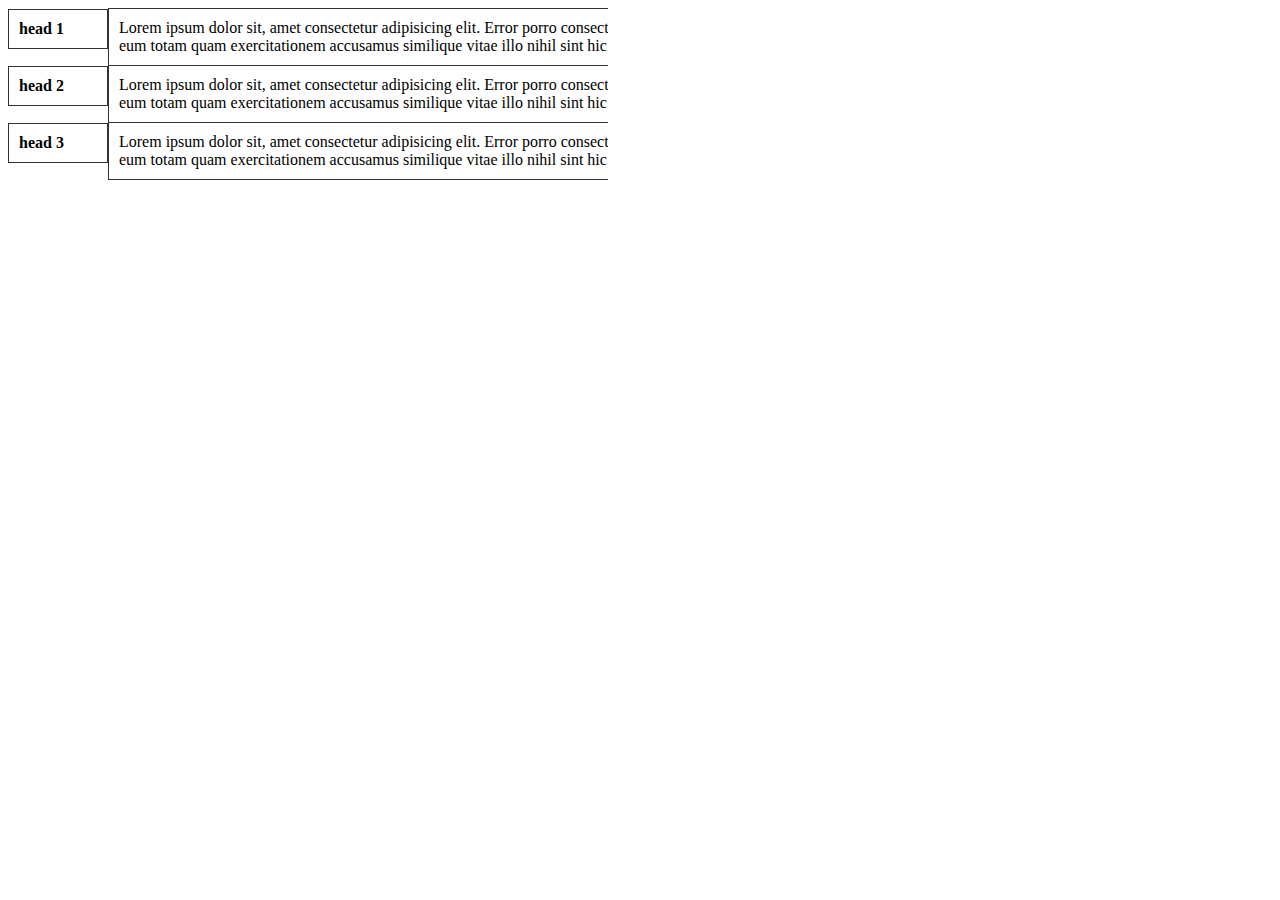
<file: WEBSITES/tables-test/index.html>
<!DOCTYPE html>
<html lang="en">

<head>
    <meta charset="UTF-8">
    <meta http-equiv="X-UA-Compatible" content="IE=edge">
    <meta name="viewport" content="width=device-width, initial-scale=1.0">
    <title>Document</title>

    <link rel="stylesheet" href="style.css">
</head>

<body>
    <div class="table">
        <div class="inner">
            <table>
                <tbody>
                    <tr>
                        <th>
                            head 1
                        </th>
                        <td>
                            Lorem ipsum dolor sit, amet consectetur adipisicing elit. Error porro consectetur impedit
                            qui,
                            earum
                            commodi quidem a libero debitis eum totam quam exercitationem accusamus similique vitae illo
                            nihil
                            sint hic.
                        </td>
                    </tr>

                    <tr>
                        <th>
                            head 2
                        </th>
                        <td>
                            Lorem ipsum dolor sit, amet consectetur adipisicing elit. Error porro consectetur impedit
                            qui,
                            earum
                            commodi quidem a libero debitis eum totam quam exercitationem accusamus similique vitae illo
                            nihil
                            sint hic.
                        </td>
                    </tr>

                    <tr>
                        <th>
                            head 3
                        </th>
                        <td>
                            Lorem ipsum dolor sit, amet consectetur adipisicing elit. Error porro consectetur impedit
                            qui,
                            earum
                            commodi quidem a libero debitis eum totam quam exercitationem accusamus similique vitae illo
                            nihil
                            sint hic.
                        </td>
                    </tr>
                </tbody>
            </table>
        </div>
    </div>

    <script src="https://code.jquery.com/jquery-3.6.0.min.js"
        integrity="sha256-/xUj+3OJU5yExlq6GSYGSHk7tPXikynS7ogEvDej/m4=" crossorigin="anonymous"></script>

    <script>
        (function () {
            $()
        });
    </script>
</body>

</html>
</file>
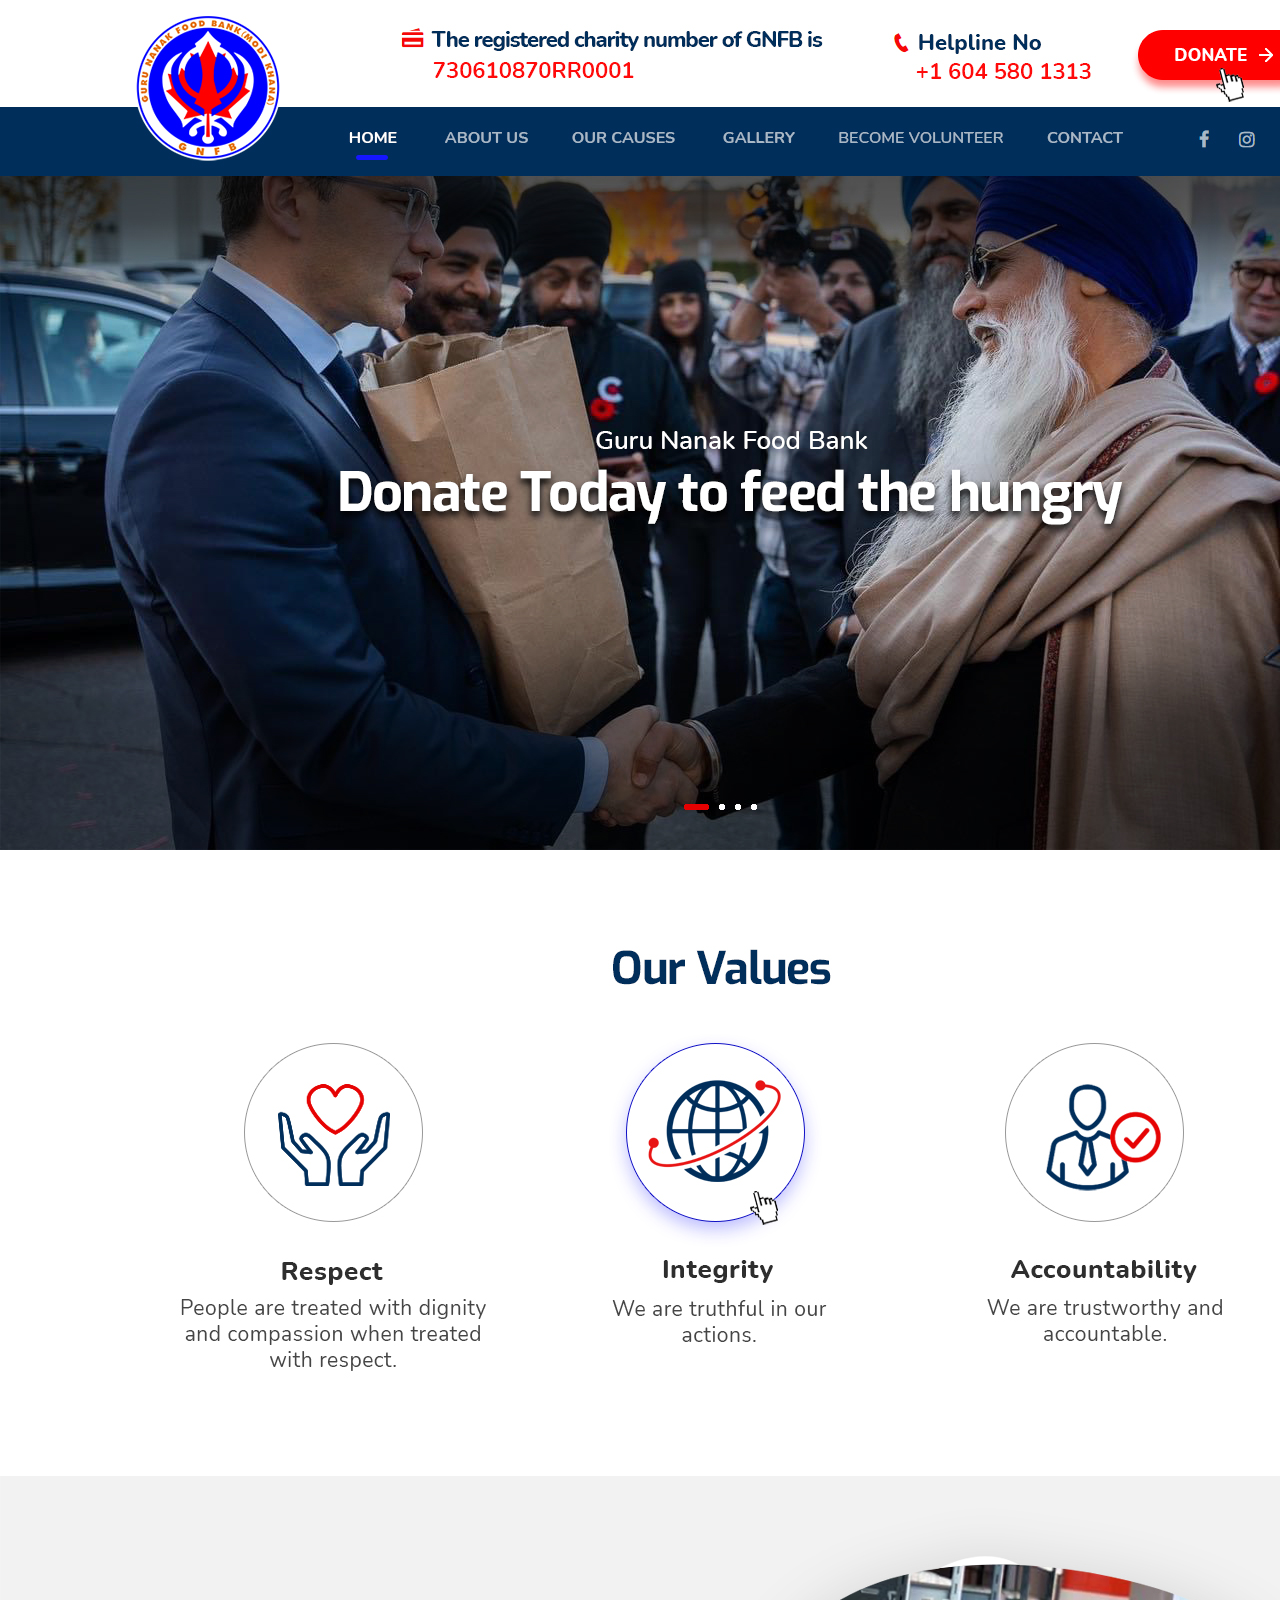
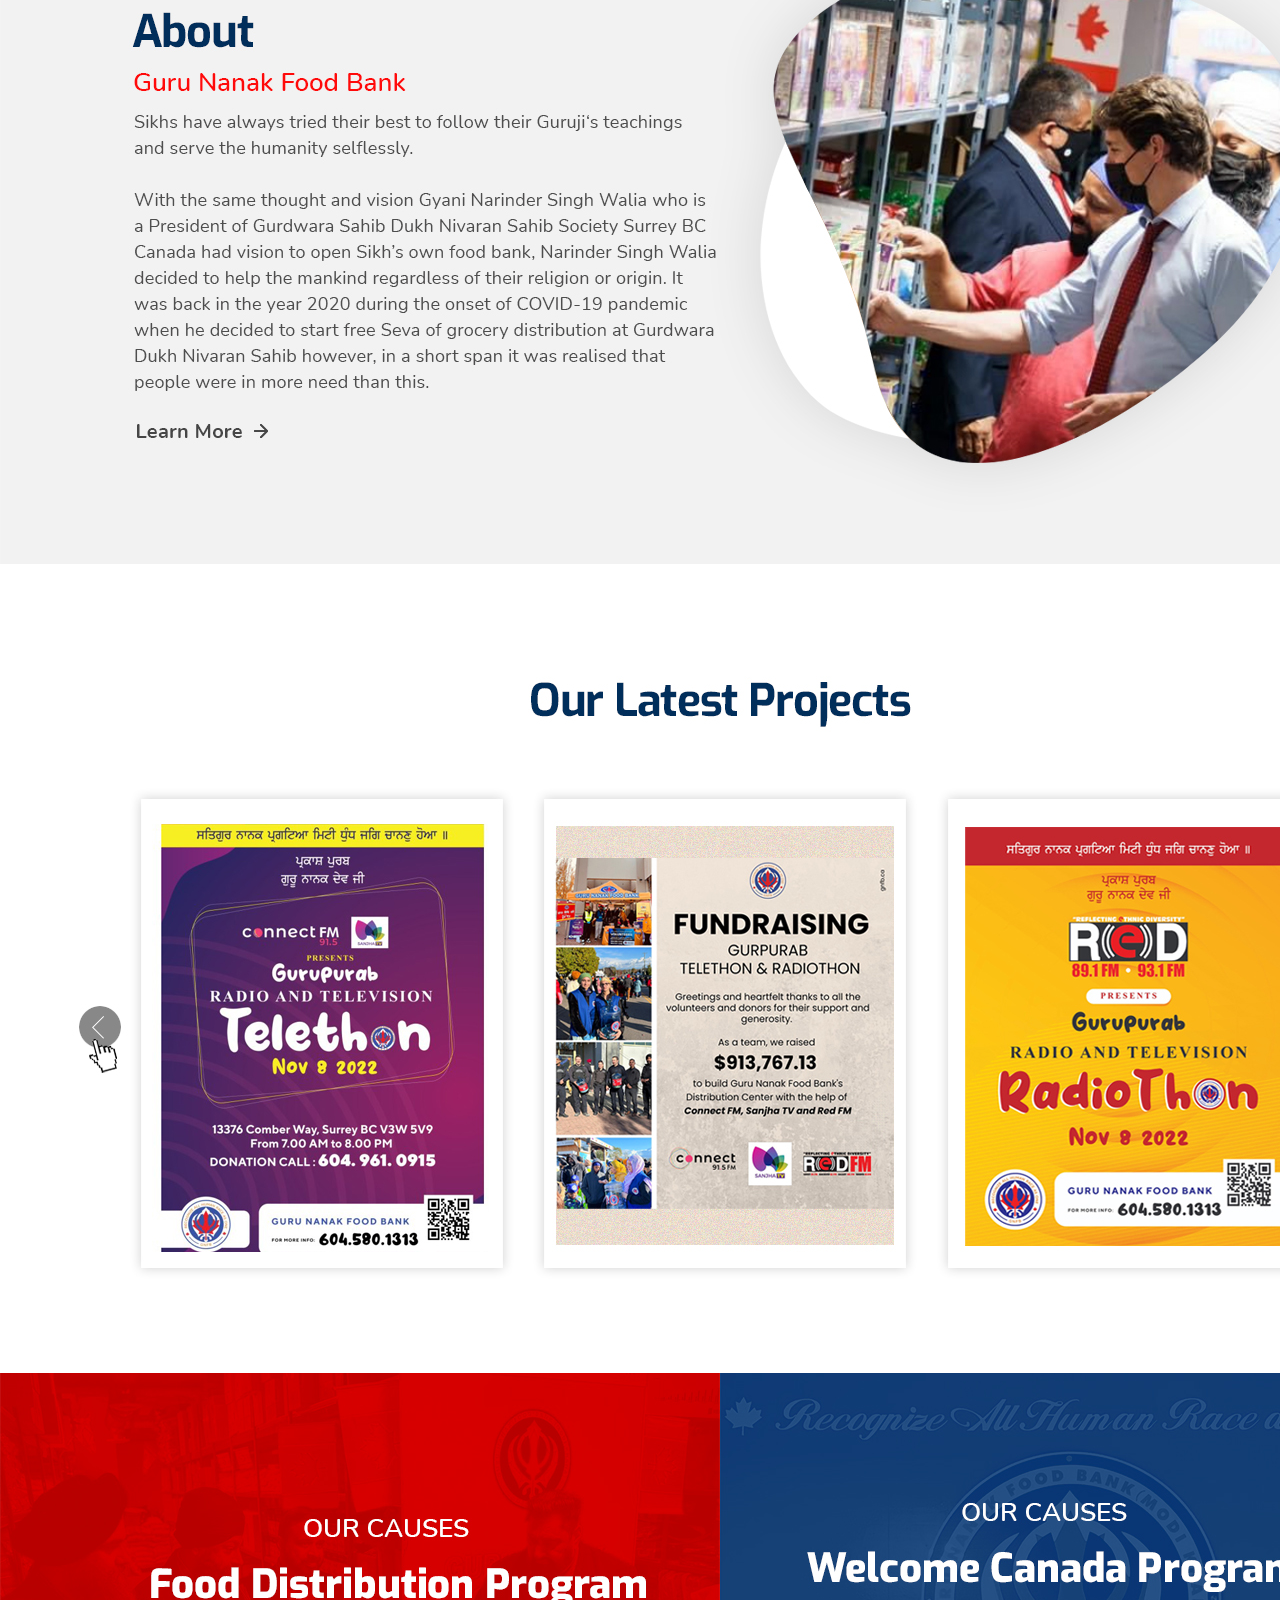
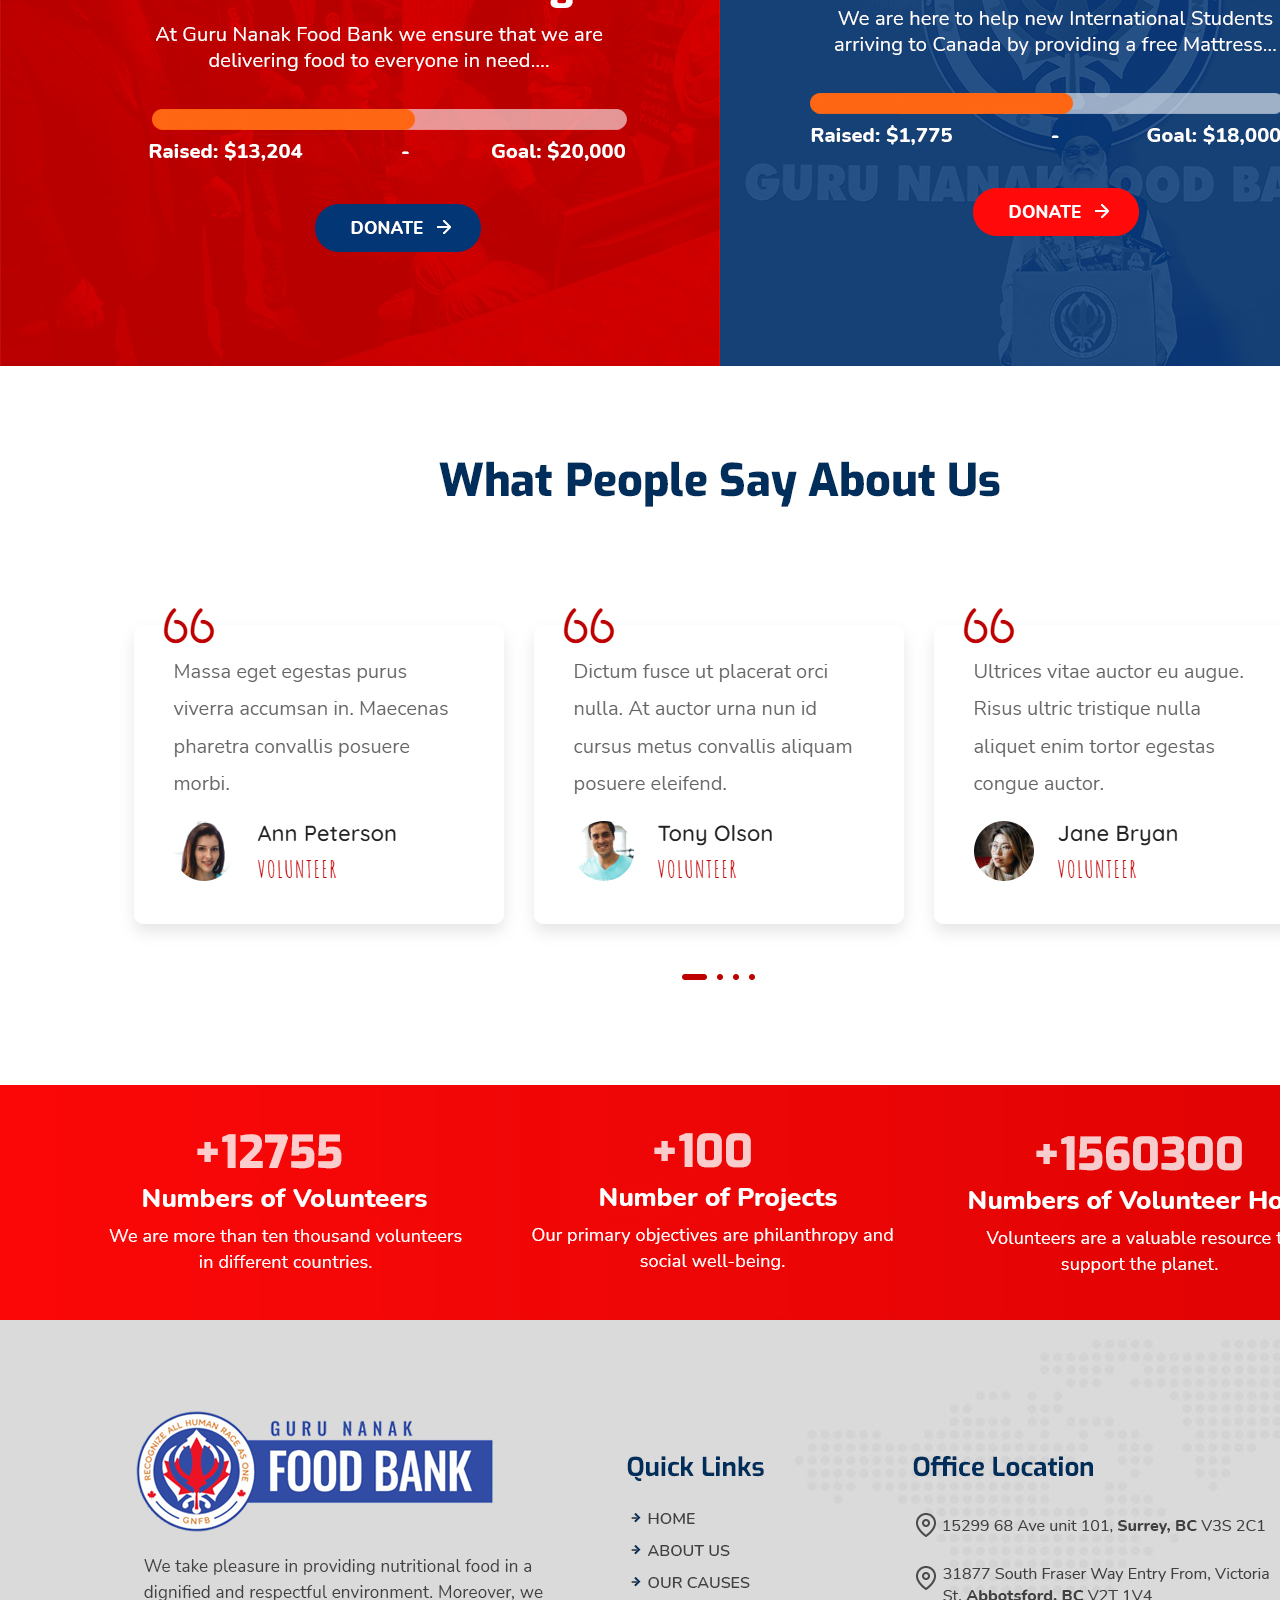
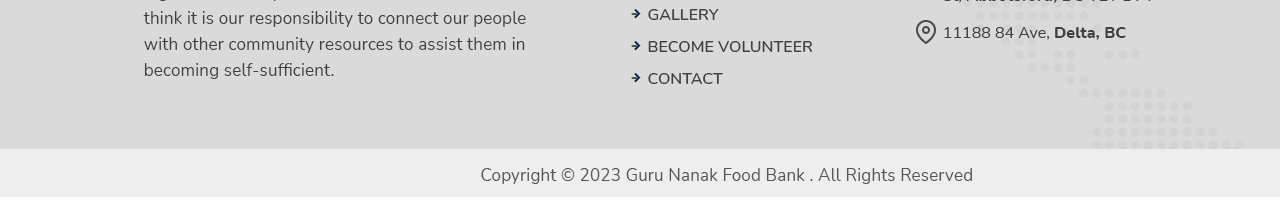
<file: WEBSITES/new-website/temp data/website/index.html>
<html>
<head>
<title>gnfb</title>
<meta http-equiv="Content-Type" content="text/html; charset=utf-8">
</head>
<body bgcolor="#FFFFFF" leftmargin="0" topmargin="0" marginwidth="0" marginheight="0" >
<!-- Save for Web Slices (gnfb.psd) -->
<table id="Table_01" width="1440" height="5000" border="0" cellpadding="0" cellspacing="0" style="
	margin-left: auto;
	margin-right: auto;
  ">
	<tr>
		<td>
			<img src="images/index_01.jpg" width="1440" height="175" alt=""></td>
	</tr>
	<tr>
		<td>
			<img src="images/index_02.jpg" width="1440" height="675" alt=""></td>
	</tr>
	<tr>
		<td>
			<img src="images/index_03.jpg" width="1440" height="626" alt=""></td>
	</tr>
	<tr>
		<td>
			<img src="images/index_04.jpg" width="1440" height="688" alt=""></td>
	</tr>
	<tr>
		<td>
			<img src="images/index_05.jpg" width="1440" height="809" alt=""></td>
	</tr>
	<tr>
		<td>
			<img src="images/index_06.jpg" width="1440" height="593" alt=""></td>
	</tr>
	<tr>
		<td>
			<img src="images/index_07.jpg" width="1440" height="719" alt=""></td>
	</tr>
	<tr>
		<td>
			<img src="images/index_08.jpg" width="1440" height="715" alt=""></td>
	</tr>
</table>
<!-- End Save for Web Slices -->
</body>
</html>
</file>
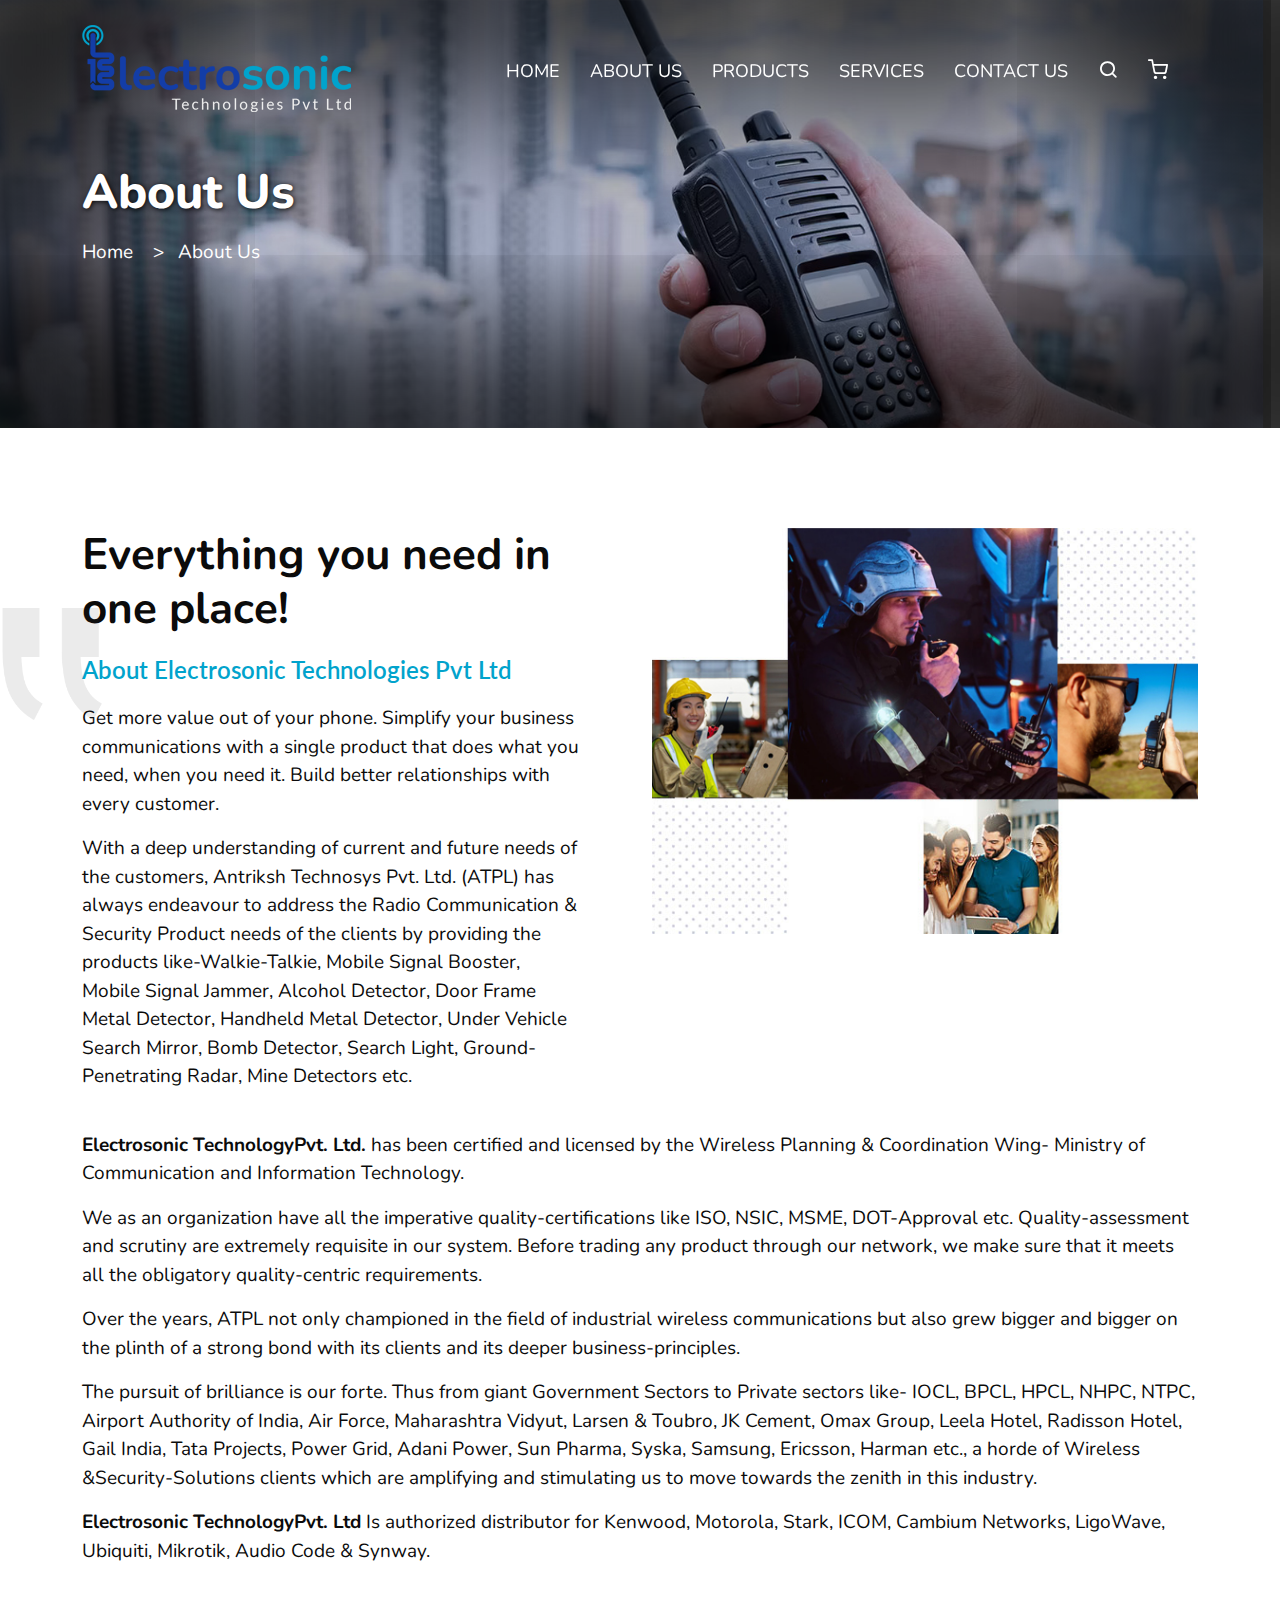
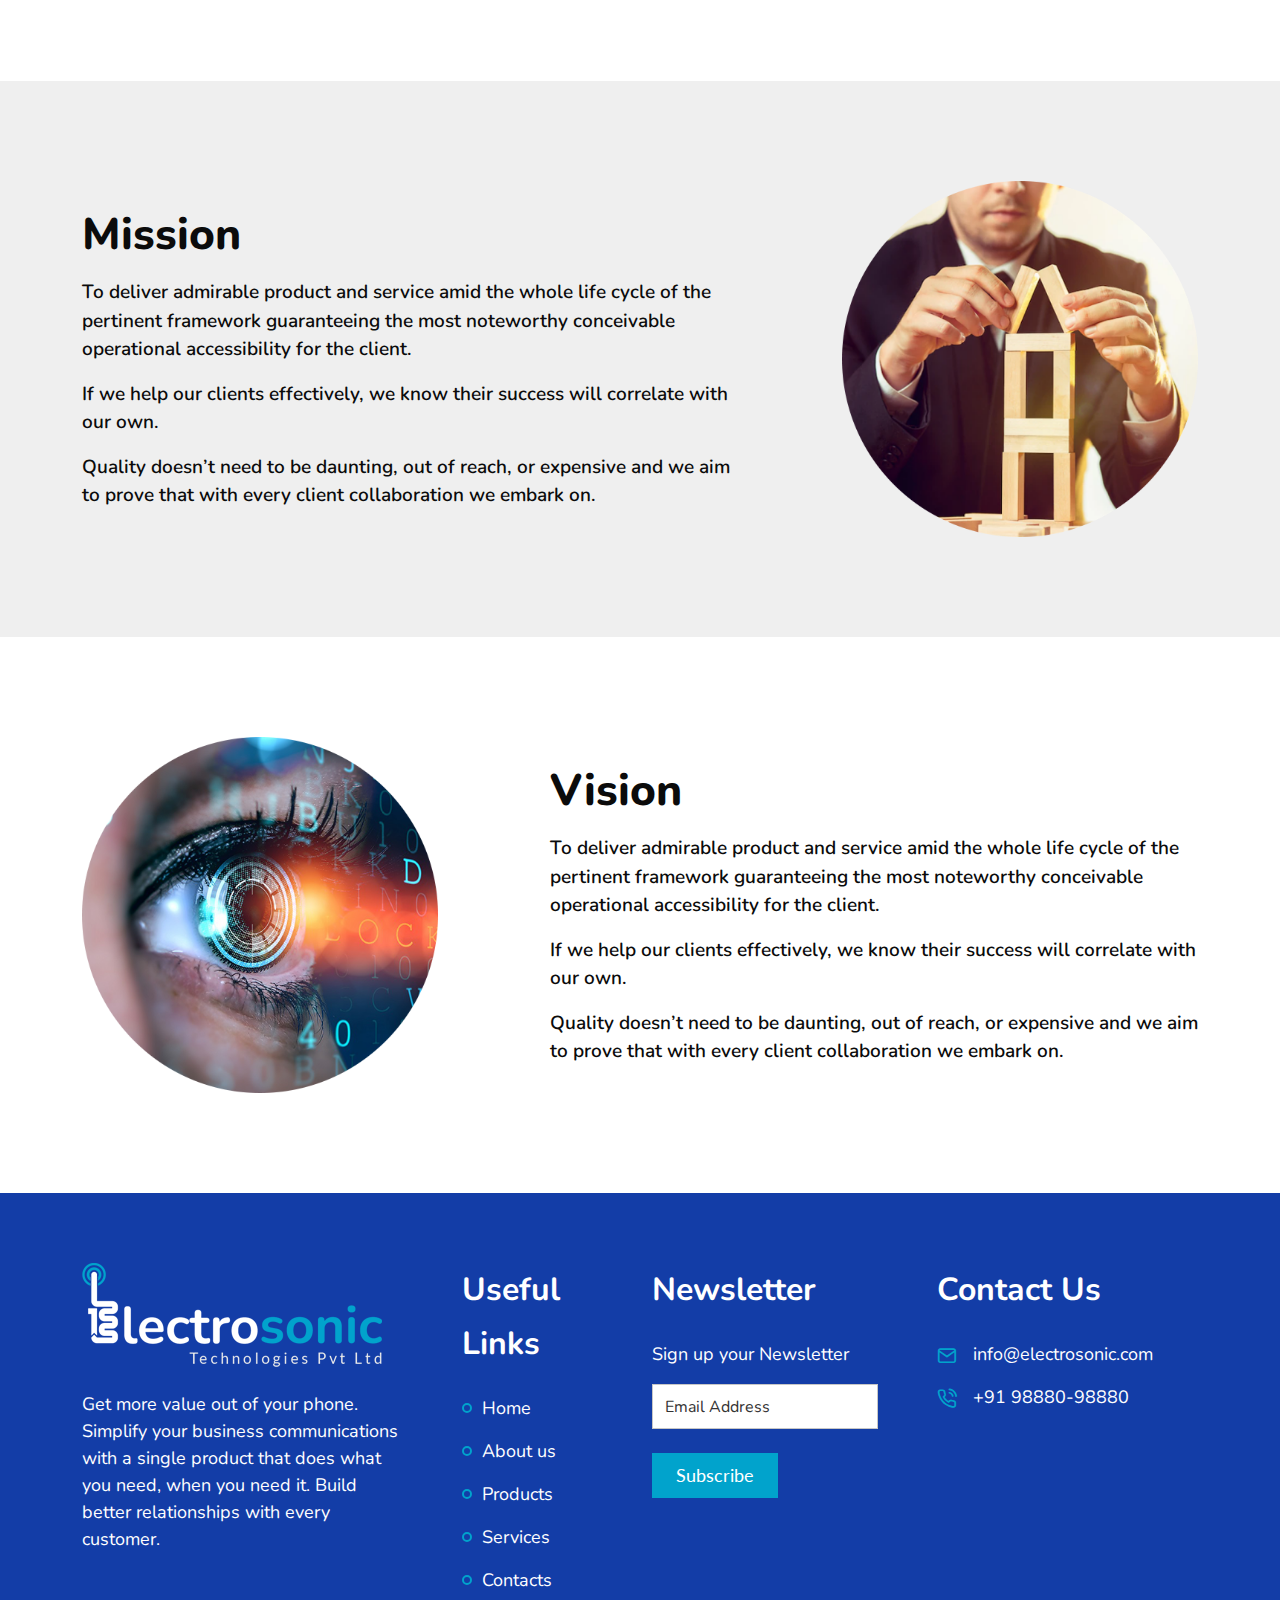
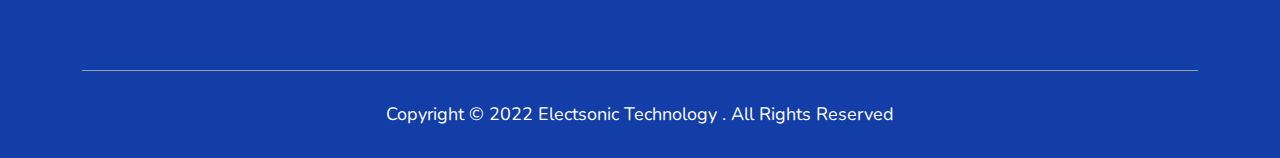
<file: WEBSITES/electrosonic/about-us.html>
<!DOCTYPE html>
<html lang="en">

<head>
    <meta charset="UTF-8">
    <meta http-equiv="X-UA-Compatible" content="IE=edge">
    <meta name="viewport" content="width=device-width, initial-scale=1.0">
    <title>ElectroSonic | about us</title>

    <!-- css | assets -->
    <link rel="stylesheet" href="assets/bootstrap-5.2.0/css/bootstrap.min.css">
    <link rel="stylesheet" href="assets/feather-icons/feather.css">
    <link rel="stylesheet" href="assets/swipper-slider/css/swiper-bundle.min.css">

    <!-- font awesome -->
    <link rel="stylesheet" href="https://cdnjs.cloudflare.com/ajax/libs/font-awesome/6.1.1/css/all.min.css"
        integrity="sha512-KfkfwYDsLkIlwQp6LFnl8zNdLGxu9YAA1QvwINks4PhcElQSvqcyVLLD9aMhXd13uQjoXtEKNosOWaZqXgel0g=="
        crossorigin="anonymous" referrerpolicy="no-referrer" />

    <!-- custom css -->
    <link rel="stylesheet" href="css/style.css">
</head>

<body>
    <!-- header -->
    <header>
        <div class="container">
            <div class="header d-flex align-items-center">
                <!-- logo -->
                <div class="logo-sec">
                    <a href="#" class="d-inline-flex">
                        <img src="images/logo.png" alt="" class="img-fluid">
                    </a>
                </div>

                <!-- menu -->
                <div class="menu-sec flex1">
                    <div class="inner d-flex justify-content-end align-items-center">
                        <!-- links -->
                        <div class="menu-links">
                            <!-- menu icon mobile | close -->
                            <a href="#"
                                class="menu-icon mobile-menu-toggle mml-close text-decoration-none position-absolute d-lg-none"
                                title="open menu">
                                <i class="feather-x"></i>
                            </a>

                            <div class="inner d-lg-flex flex-wrap">
                                <!-- link -->
                                <a href="index.html" class="menu-link d-inline-flex text-decoration-none">
                                    <span class="text">Home</span>
                                </a>

                                <!-- link -->
                                <a href="about-us.html" class="menu-link d-inline-flex text-decoration-none">
                                    <span class="text">About us</span>
                                </a>
                                <!-- link -->
                                <a href="products.html" class="menu-link d-inline-flex text-decoration-none">
                                    <span class="text">Products</span>
                                    <!-- <div class="icon ms-2">
                                        <i class="feather-chevron-down"></i>
                                    </div> -->
                                </a>
                                <!-- link -->
                                <a href="" class="menu-link d-inline-flex text-decoration-none">
                                    <span class="text">Services</span>
                                </a>
                                <!-- link -->
                                <a href="contact.html" class="menu-link d-inline-flex text-decoration-none">
                                    <span class="text">Contact us</span>
                                </a>
                            </div>
                        </div>

                        <!-- icons -->
                        <div class="menu-icons d-flex">
                            <!-- icon -->
                            <a href="#" class="menu-icon search text-decoration-none" title="Search">
                                <i class="feather-search"></i>
                            </a>

                            <!-- icon -->
                            <a href="#" class="menu-icon cart text-decoration-none" title="Cart">
                                <i class="feather-shopping-cart"></i>
                            </a>

                            <!-- menu icon mobile | open -->
                            <a href="#" class="menu-icon mobile-menu-toggle mml-open text-decoration-none d-lg-none"
                                title="open menu">
                                <i class="feather-menu"></i>
                            </a>
                        </div>
                    </div>

                </div>
            </div>
        </div>
    </header>

    <main id="main">
        <!-- slider -->
        <section id="page-banner">
            <div class="container-fluid px-0">
                <div class="page-banner position-relative">
                    <img src="images/about-banner.jpg" alt="" class="img-fluid w-100">
                    <div class="caption h-100 w-100 position-absolute d-flex align-items-center">
                        <div class="container">
                            <div class="caption-inner">
                                <!-- head -->
                                <div
                                    class="st-heading-container heading-lg heading-bolder heading-white heading-shadow mb-2 mb-lg-3">
                                    <p class="head">
                                        About Us
                                    </p>
                                </div>

                                <div class="links">
                                    <a href="#" class="text-decoration-none d-inline-block">Home</a>
                                    <a href="#" class="text-decoration-none d-inline-block">About Us</a>
                                </div>

                            </div>
                        </div>
                    </div>
                </div>
            </div>
        </section>

        <!-- about main -->
        <section id="about-main" class="com-pad-tb">
            <div class="container">
                <div class="about-main row">
                    <!-- lt sec -->
                    <div class="lt-sec col-12 col-lg-6 mb-3 mb-lg-0">
                        <div class="inner position-relative">
                            <img src="images/quote-icon.png" alt="" class="bg-img position-absolute">

                            <div class="st-heading-container mb-2 mb-lg-3">
                                <p class="head">
                                    Everything you need in one place!
                                </p>
                            </div>
                            <p class="sub-head font-family-lato st-fw-600 mb-2 mb-lg-3">About Electrosonic Technologies
                                Pvt Ltd</p>
                            <p class="desc mb-3">
                                Get more value out of your phone. Simplify your business communications with a single
                                product that does what you need, when you need it. Build better relationships with every
                                customer.
                            </p>
                            <p class="desc mb-3">
                                With a deep understanding of current and future needs of the customers, Antriksh
                                Technosys Pvt. Ltd. (ATPL) has always endeavour to address the Radio Communication &
                                Security Product needs of the clients by providing the products like-Walkie-Talkie,
                                Mobile Signal Booster, Mobile Signal Jammer, Alcohol Detector, Door Frame Metal
                                Detector, Handheld Metal Detector, Under Vehicle Search Mirror, Bomb Detector, Search
                                Light, Ground-Penetrating Radar, Mine Detectors etc.
                            </p>

                        </div>
                    </div>

                    <!-- rt sec -->
                    <div class="rt-sec col-12 col-lg-6">
                        <div class="inner">
                            <img src="images/about-right-img.jpg" alt="" class="img-fluid w-100">
                        </div>
                    </div>

                    <!-- bt sec -->
                    <div class="bt-sec col-12 pt-3 pt-lg-4">
                        <div class="inner">
                            <p class="desc mb-3">
                                <b>Electrosonic TechnologyPvt. Ltd.</b> has been certified and licensed by the Wireless
                                Planning & Coordination Wing- Ministry of Communication and Information Technology.
                            </p>
                            <p class="desc mb-3">
                                We as an organization have all the imperative quality-certifications like ISO, NSIC,
                                MSME, DOT-Approval etc. Quality-assessment and scrutiny are extremely requisite in our
                                system. Before trading any product through our network, we make sure that it meets all
                                the obligatory quality-centric requirements.
                            </p>
                            <p class="desc mb-3">
                                Over the years, ATPL not only championed in the field of industrial wireless
                                communications but also grew bigger and bigger on the plinth of a strong bond with its
                                clients and its deeper business-principles.
                            </p>
                            <p class="desc mb-3">
                                The pursuit of brilliance is our forte. Thus from giant Government Sectors to Private
                                sectors like- IOCL, BPCL, HPCL, NHPC, NTPC, Airport Authority of India, Air Force,
                                Maharashtra Vidyut, Larsen & Toubro, JK Cement, Omax Group, Leela Hotel, Radisson Hotel,
                                Gail India, Tata Projects, Power Grid, Adani Power, Sun Pharma, Syska, Samsung,
                                Ericsson, Harman etc., a horde of Wireless &Security-Solutions clients which are
                                amplifying and stimulating us to move towards the zenith in this industry.
                            </p>
                            <p class="desc">
                                <b>Electrosonic TechnologyPvt. Ltd</b> Is authorized distributor for Kenwood, Motorola,
                                Stark, ICOM, Cambium Networks, LigoWave, Ubiquiti, Mikrotik, Audio Code & Synway.
                            </p>
                        </div>
                    </div>
                </div>
            </div>
        </section>

        <!-- about mission -->
        <section id="about-mission" class="com-pad-tb">
            <div class="container">
                <div class="about-mission row align-items-center">
                    <!-- lt sec -->
                    <div class="lt-sec col-12 col-md-7 col-lg-8">
                        <!-- heading -->
                        <div class="st-heading-container heading-bolder mb-2 mb-lg-3">
                            <p class="head">
                                Mission
                            </p>
                        </div>
                        <p class="desc mb-3">
                            To deliver admirable product and service amid the whole life cycle of the pertinent
                            framework guaranteeing the most noteworthy conceivable operational accessibility for the
                            client.
                        </p>
                        <p class="desc mb-3">
                            If we help our clients effectively, we know their success will correlate with our own.
                        </p>
                        <p class="desc mb-0">
                            Quality doesn’t need to be daunting, out of reach, or expensive and we aim to prove that
                            with every client collaboration we embark on.
                        </p>
                    </div>

                    <!-- rt sec -->
                    <div class="rt-sec col-12 col-md-5 col-lg-4 pt-3 pt-md-0">
                        <img src="images/about-mission-img.png" alt="" class="img-fluid w-100">
                    </div>
                </div>
            </div>
        </section>

        <!-- vision mission -->
        <section id="vision-mission" class="com-pad-tb">
            <div class="container">
                <div class="vision-mission row align-items-center">
                    <!-- lt sec -->
                    <div class="lt-sec col-12 col-md-5 col-lg-4 pb-3 pb-md-0">
                        <img src="images/about-vision-img.png" alt="" class="img-fluid w-100">
                    </div>

                    <!-- rt sec -->
                    <div class="rt-sec col-12 col-md-7 col-lg-8">
                        <!-- heading -->
                        <div class="st-heading-container heading-bolder mb-2 mb-lg-3">
                            <p class="head">
                                Vision
                            </p>
                        </div>
                        <p class="desc mb-3">
                            To deliver admirable product and service amid the whole life cycle of the pertinent
                            framework guaranteeing the most noteworthy conceivable operational accessibility for the
                            client.
                        </p>
                        <p class="desc mb-3">
                            If we help our clients effectively, we know their success will correlate with our own.
                        </p>
                        <p class="desc mb-0">
                            Quality doesn’t need to be daunting, out of reach, or expensive and we aim to prove that
                            with every client collaboration we embark on.
                        </p>
                    </div>
                </div>
            </div>
        </section>


        <!-- footer -->
        <footer>
            <div class="container">
                <div class="footer row">
                    <!-- item -->
                    <div class="footer-item fi-info col-12 col-lg-6 col-xl-4 mb-3 mb-md-4 mb-lg-0">
                        <div class="inner">
                            <img src="images/footer-logo.png" alt="" class="img-fluid logo">
                            <p class="desc text-white mt-2 mt-lg-4 mb-0">
                                Get more value out of your phone. Simplify your business communications with a single
                                product that does what you need, when you need it. Build better relationships with every
                                customer.
                            </p>
                        </div>
                    </div>

                    <!-- item -->
                    <div class="footer-item fi-usefull-links col-12 col-lg-6 col-xl-2 mb-2 mb-lg-0">
                        <div class="inner">
                            <!-- heading -->
                            <div class="st-heading-container heading-white heading-sm mb-3 mb-lg-4">
                                <p class="head">
                                    Useful Links
                                </p>
                            </div>

                            <div class="links-list">
                                <!-- link -->
                                <a href="#" class="link d-inline-block text-decoration-none text-white mb-3">
                                    Home
                                </a> <br />

                                <!-- link -->
                                <a href="#" class="link d-inline-block text-decoration-none text-white mb-3">
                                    About us
                                </a> <br />

                                <!-- link -->
                                <a href="#" class="link d-inline-block text-decoration-none text-white mb-3">
                                    Products
                                </a> <br />

                                <!-- link -->
                                <a href="#" class="link d-inline-block text-decoration-none text-white mb-3">
                                    Services
                                </a> <br />

                                <!-- link -->
                                <a href="#" class="link d-inline-block text-decoration-none text-white mb-3">
                                    Contacts
                                </a>
                            </div>


                        </div>
                    </div>

                    <!-- item -->
                    <div class="footer-item fi-newsletter col-12 col-lg-6 col-xl-3 mb-3 mb-md-4 mb-lg-0">
                        <div class="inner">
                            <!-- heading -->
                            <div class="st-heading-container heading-white heading-sm mb-3 mb-lg-4">
                                <p class="head">
                                    Newsletter
                                </p>
                            </div>

                            <div class="newsletter-form">
                                <p class="desc">Sign up your Newsletter</p>

                                <div class="st-form mb-3 mb-lg-4">
                                    <input type="email" class="form-control" placeholder="Email Address">
                                </div>
                                <div class="btns">
                                    <button
                                        class="btn st-btn st-btn-secondary no-min-width font-family-lato st-fs-18 px-lg-4">
                                        <span class="text">Subscribe</span>
                                    </button>
                                </div>
                            </div>

                        </div>
                    </div>

                    <!-- item -->
                    <div class="footer-item fi-contact-us col-12 col-lg-6 col-xl-3">
                        <div class="inner">
                            <!-- heading -->
                            <div class="st-heading-container heading-white heading-sm mb-3 mb-lg-4">
                                <p class="head">
                                    Contact Us
                                </p>
                            </div>

                            <a href="mailto:info@electrosonic.com"
                                class="info-item d-flex align-items-center text-decoration-none text-white mb-2 mb-lg-3">
                                <i class="feather-mail"></i>
                                <span class="ms-2 ms-lg-3">
                                    info@electrosonic.com
                                </span>
                            </a>

                            <a href="callto:+91 98880-98880"
                                class="info-item d-flex align-items-center text-decoration-none text-white mb-2 mb-lg-3">
                                <i class="feather-phone-call"></i>
                                <span class="ms-2 ms-lg-3">
                                    +91 98880-98880
                                </span>
                            </a>

                            <div class="social-links pt-3">
                                <!-- link -->
                                <a href="#" class="sl-link text-decoration-none text-white">
                                    <i class="fa-brands fa-facebook-f"></i>
                                </a>

                                <!-- link -->
                                <a href="#" class="sl-link text-decoration-none text-white">
                                    <i class="fa-brands fa-instagram"></i>
                                </a>

                                <!-- link -->
                                <a href="#" class="sl-link text-decoration-none text-white">
                                    <i class="fa-brands fa-whatsapp"></i>
                                </a>
                            </div>

                        </div>
                    </div>

                    <div class="item-copyright col-12">
                        <div class="inner">
                            <p class="text-white text-center mb-0">
                                Copyright © 2022 Electsonic Technology . All Rights Reserved
                            </p>
                        </div>
                    </div>

                </div>
            </div>
        </footer>
    </main>

    <!-- js | assets -->
    <script src="assets/jquery/jquery-3.6.0.min.js"></script>
    <script src="assets/bootstrap-5.2.0/js/bootstrap.min.js"></script>
    <script src="assets/swipper-slider/js/swiper-bundle.min.js"></script>

    <!-- custom js -->
    <script src="js/script.js"></script>

</body>

</html>
</file>
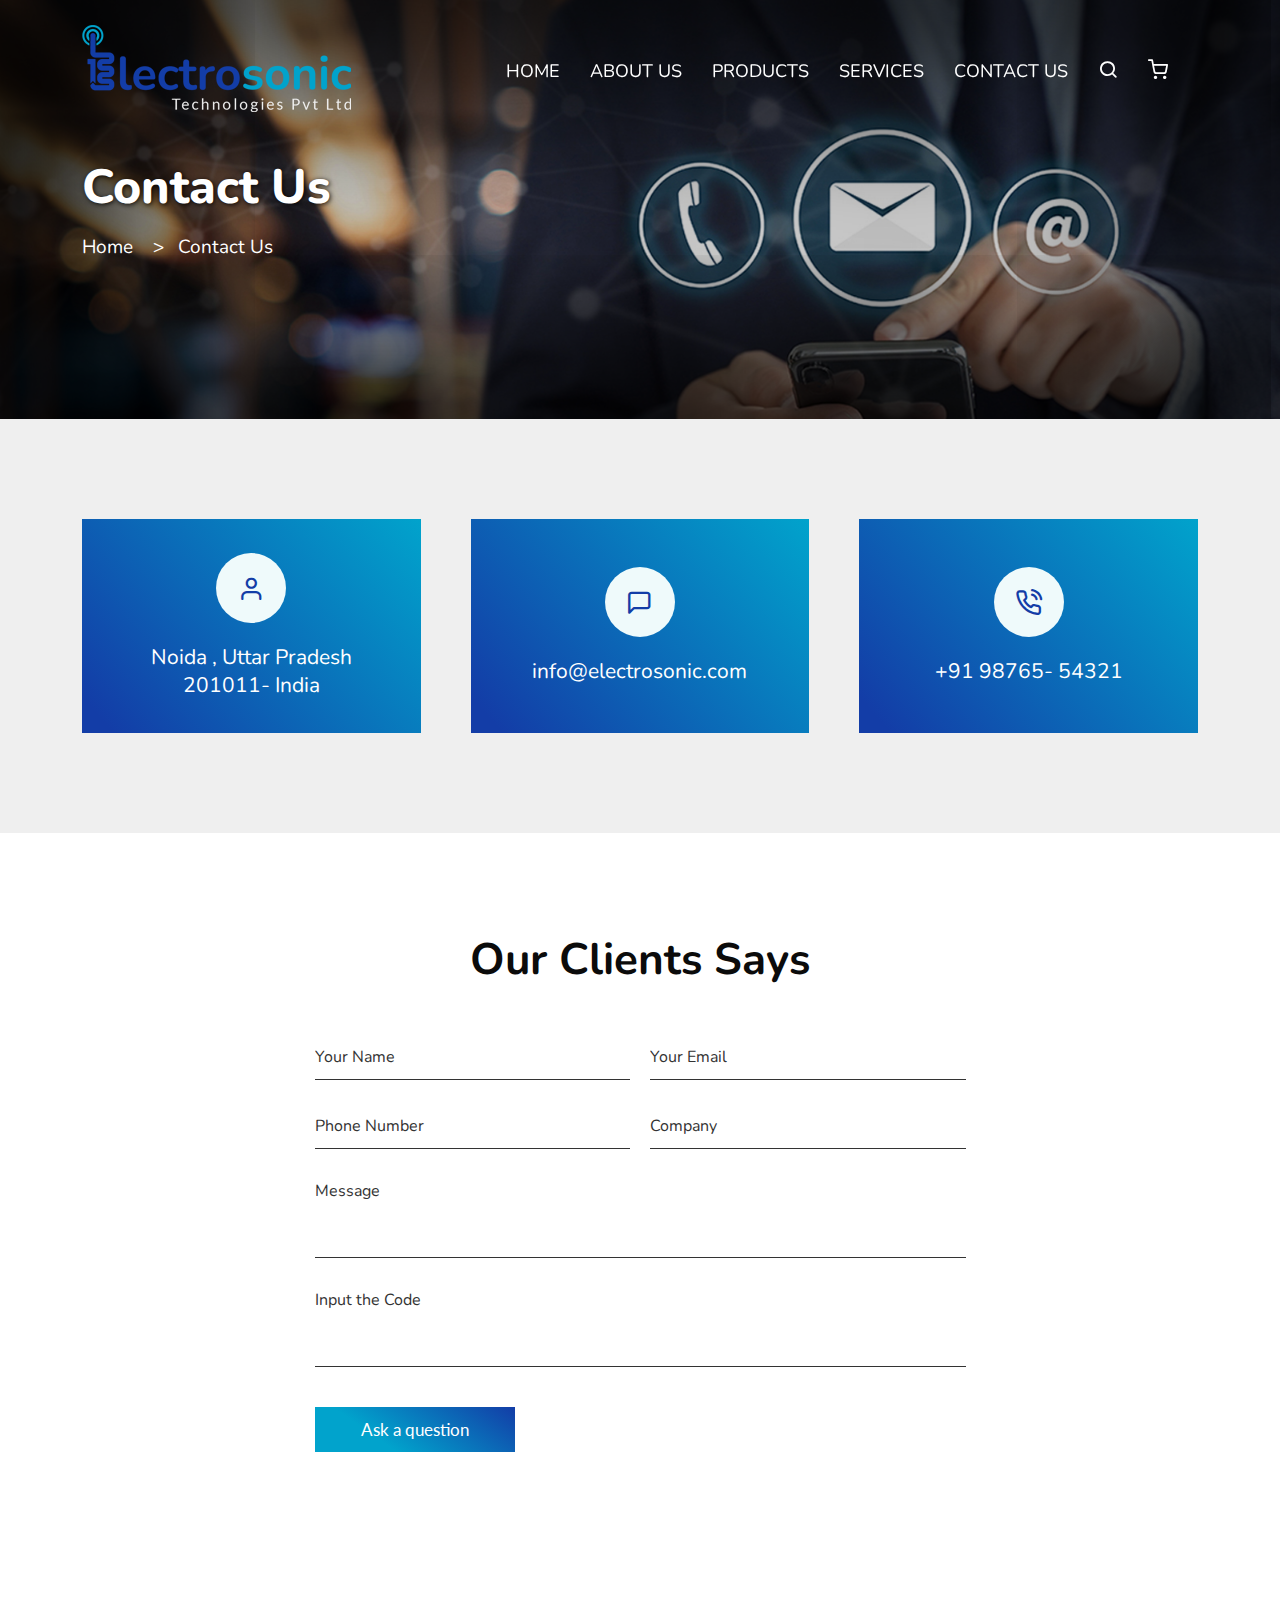
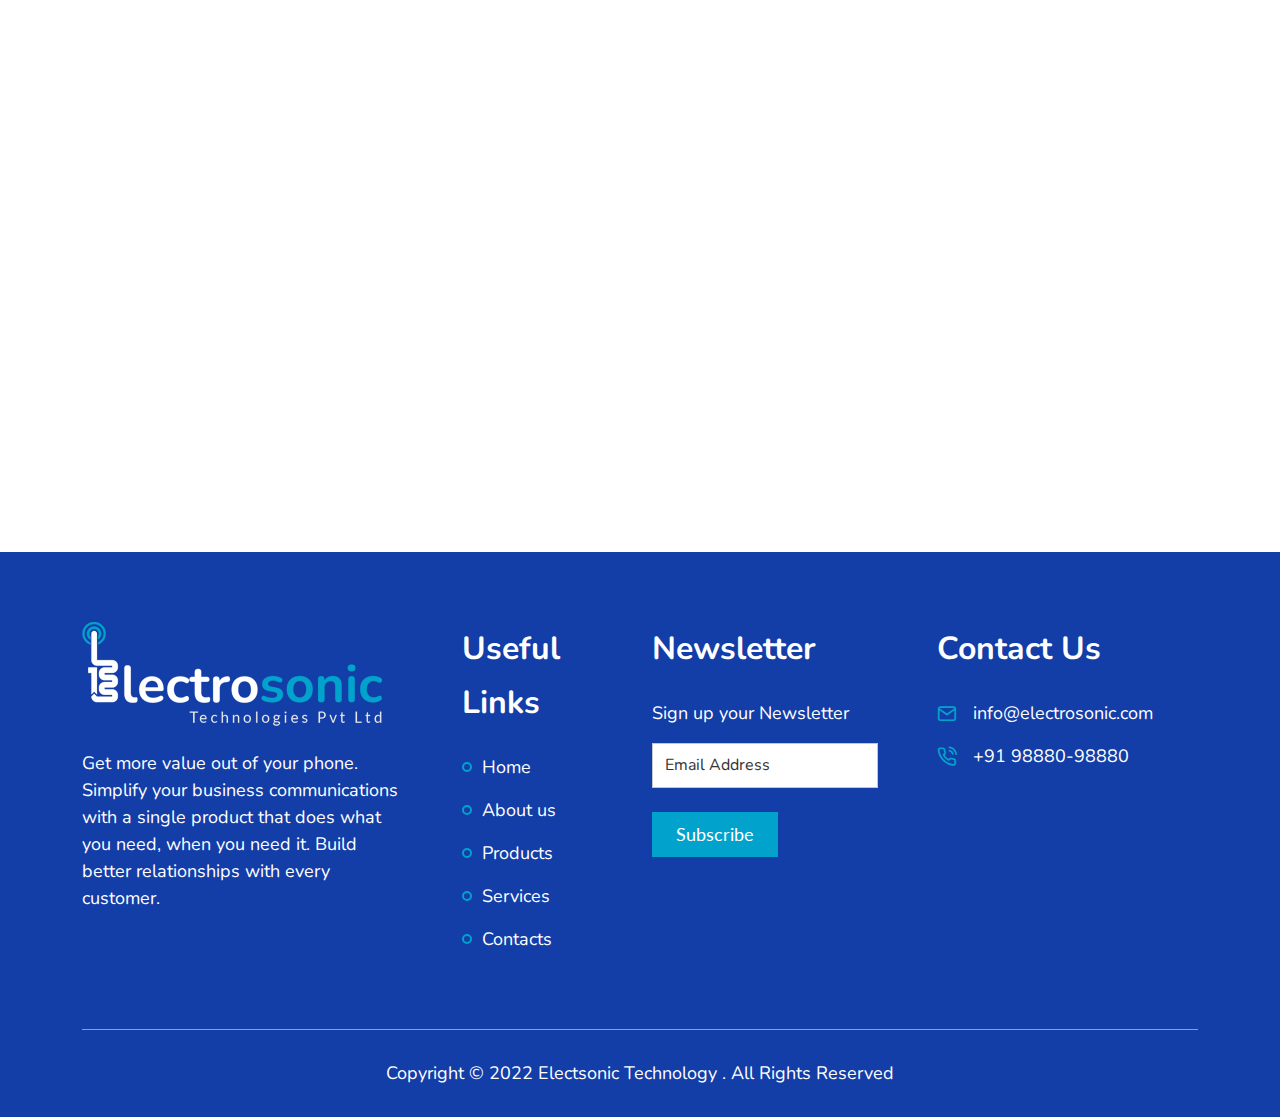
<file: WEBSITES/electrosonic/contact.html>
<!DOCTYPE html>
<html lang="en">

<head>
    <meta charset="UTF-8">
    <meta http-equiv="X-UA-Compatible" content="IE=edge">
    <meta name="viewport" content="width=device-width, initial-scale=1.0">
    <title>ElectroSonic | contact</title>

    <!-- css | assets -->
    <link rel="stylesheet" href="assets/bootstrap-5.2.0/css/bootstrap.min.css">
    <link rel="stylesheet" href="assets/feather-icons/feather.css">
    <link rel="stylesheet" href="assets/swipper-slider/css/swiper-bundle.min.css">

    <!-- font awesome -->
    <link rel="stylesheet" href="https://cdnjs.cloudflare.com/ajax/libs/font-awesome/6.1.1/css/all.min.css"
        integrity="sha512-KfkfwYDsLkIlwQp6LFnl8zNdLGxu9YAA1QvwINks4PhcElQSvqcyVLLD9aMhXd13uQjoXtEKNosOWaZqXgel0g=="
        crossorigin="anonymous" referrerpolicy="no-referrer" />

    <!-- custom css -->
    <link rel="stylesheet" href="css/style.css">
</head>

<body>
    <!-- header -->
    <header>
        <div class="container">
            <div class="header d-flex align-items-center">
                <!-- logo -->
                <div class="logo-sec">
                    <a href="#" class="d-inline-flex">
                        <img src="images/logo.png" alt="" class="img-fluid">
                    </a>
                </div>

                <!-- menu -->
                <div class="menu-sec flex1">
                    <div class="inner d-flex justify-content-end align-items-center">
                        <!-- links -->
                        <div class="menu-links">
                            <!-- menu icon mobile | close -->
                            <a href="#"
                                class="menu-icon mobile-menu-toggle mml-close text-decoration-none position-absolute d-lg-none"
                                title="open menu">
                                <i class="feather-x"></i>
                            </a>

                            <div class="inner d-lg-flex flex-wrap">
                                <!-- link -->
                                <a href="index.html" class="menu-link d-inline-flex text-decoration-none">
                                    <span class="text">Home</span>
                                </a>

                                <!-- link -->
                                <a href="about-us.html" class="menu-link d-inline-flex text-decoration-none">
                                    <span class="text">About us</span>
                                </a>
                                <!-- link -->
                                <a href="products.html" class="menu-link d-inline-flex text-decoration-none">
                                    <span class="text">Products</span>
                                    <!-- <div class="icon ms-2">
                                        <i class="feather-chevron-down"></i>
                                    </div> -->
                                </a>
                                <!-- link -->
                                <a href="" class="menu-link d-inline-flex text-decoration-none">
                                    <span class="text">Services</span>
                                </a>
                                <!-- link -->
                                <a href="contact.html" class="menu-link d-inline-flex text-decoration-none">
                                    <span class="text">Contact us</span>
                                </a>
                            </div>
                        </div>

                        <!-- icons -->
                        <div class="menu-icons d-flex">
                            <!-- icon -->
                            <a href="#" class="menu-icon search text-decoration-none" title="Search">
                                <i class="feather-search"></i>
                            </a>

                            <!-- icon -->
                            <a href="#" class="menu-icon cart text-decoration-none" title="Cart">
                                <i class="feather-shopping-cart"></i>
                            </a>

                            <!-- menu icon mobile | open -->
                            <a href="#" class="menu-icon mobile-menu-toggle mml-open text-decoration-none d-lg-none"
                                title="open menu">
                                <i class="feather-menu"></i>
                            </a>
                        </div>
                    </div>

                </div>
            </div>
        </div>
    </header>

    <main id="main">
        <!-- slider -->
        <section id="page-banner">
            <div class="container-fluid px-0">
                <div class="page-banner position-relative">
                    <img src="images/contact-banner.jpg" alt="" class="img-fluid w-100">
                    <div class="caption h-100 w-100 position-absolute d-flex align-items-center">
                        <div class="container">
                            <div class="caption-inner">
                                <!-- head -->
                                <div
                                    class="st-heading-container heading-lg heading-bolder heading-white heading-shadow mb-2 mb-lg-3">
                                    <p class="head">
                                        Contact Us
                                    </p>
                                </div>

                                <div class="links">
                                    <a href="#" class="text-decoration-none d-inline-block">Home</a>
                                    <a href="#" class="text-decoration-none d-inline-block">Contact Us</a>
                                </div>

                            </div>
                        </div>
                    </div>
                </div>
            </div>
        </section>


        <!-- conact section 2 -->
        <section id="contact-sec2" class="com-pad-tb">
            <div class="container">
                <div class="contact-sec2 row">
                    <!-- item -->
                    <div class="item col-12 col-md-6 col-lg-4">
                        <a href="#" class="inner-bg h-100 d-block text-decoration-none">
                            <div class="inner-main h-100 d-flex flex-column align-items-center justify-content-center">
                                <!-- img -->
                                <div class="icon-sec d-flex align-items-center justify-content-center">
                                    <i class="feather-user"></i>
                                </div>

                                <!-- text -->
                                <div class="text-sec text-center">
                                    <p class="head mb-0">
                                        Noida , Uttar Pradesh 201011- India
                                    </p>
                                </div>

                            </div>
                        </a>
                    </div>

                    <!-- item -->
                    <div class="item col-12 col-md-6 col-lg-4">
                        <a href="#" class="inner-bg h-100 d-block text-decoration-none">
                            <div class="inner-main h-100 d-flex flex-column align-items-center justify-content-center">
                                <!-- img -->
                                <div class="icon-sec d-flex align-items-center justify-content-center">
                                    <i class="feather-message-square"></i>
                                </div>

                                <!-- text -->
                                <div class="text-sec text-center">
                                    <p class="head mb-0">
                                        info@electrosonic.com
                                    </p>
                                </div>

                            </div>
                        </a>
                    </div>

                    <!-- item -->
                    <div class="item col-12 col-md-6 col-lg-4">
                        <a href="#" class="inner-bg h-100 d-block text-decoration-none">
                            <div class="inner-main h-100 d-flex flex-column align-items-center justify-content-center">
                                <!-- img -->
                                <div class="icon-sec d-flex align-items-center justify-content-center">
                                    <i class="feather-phone-call"></i>
                                </div>

                                <!-- text -->
                                <div class="text-sec text-center">
                                    <p class="head mb-0">
                                        +91 98765- 54321
                                    </p>
                                </div>

                            </div>
                        </a>
                    </div>

                </div>
            </div>
        </section>

        <!-- contact  form -->
        <section id="contact-form" class="com-pad-tb">
            <div class="container">
                <div class="contact-form">
                    <!-- heading -->
                    <div class="st-heading-container text-center mb-3 mb-lg-5">
                        <p class="head">
                            Our Clients Says
                        </p>
                    </div>

                    <div class="form d-flex flex-wrap col-12 col-md-7 col-lg-7 mx-auto">
                        <!-- form item-->
                        <div class="st-form mb-3 mb-lg-4 form-underlined form-underlined form-lt">
                            <input type="text" class="form-control" placeholder="Your Name">
                        </div>

                        <!-- form item-->
                        <div class="st-form mb-3 mb-lg-4 form-underlined form-underlined form-rt">
                            <input type="text" class="form-control" placeholder="Your Email">
                        </div>

                        <!-- form item-->
                        <div class="st-form mb-3 mb-lg-4 form-underlined form-underlined form-lt">
                            <input type="text" class="form-control" placeholder="Phone Number">
                        </div>

                        <!-- form item-->
                        <div class="st-form mb-3 mb-lg-4 form-underlined form-underlined form-rt">
                            <input type="text" class="form-control" placeholder="Company">
                        </div>

                        <!-- form item-->
                        <div class="st-form mb-3 mb-lg-4 form-underlined form-underlined no-resize">
                            <textarea rows="3" placeholder="Message" class="form-control"></textarea>
                        </div>

                        <!-- form item-->
                        <div class="st-form mb-3 mb-lg-4 form-underlined form-underlined no-resize">
                            <textarea rows="3" placeholder="Input the Code" class="form-control"></textarea>
                        </div>

                        <div class="btns pt-3">
                            <button class="btn st-btn st-btn-primary-gradient font-family-lato">
                                <span class="text">Ask a question</span>
                            </button>
                        </div>
                    </div>

                </div>
            </div>
        </section>

        <!-- contact  map -->
        <section id="contact-map" class="com-pad-t">
            <div class="container-fluid px-0">
                <div class="contact-map">
                    <iframe
                        src="https://www.google.com/maps/embed?pb=!1m18!1m12!1m3!1d554762.135013442!2d-101.69825088181827!3d39.814690037278275!2m3!1f0!2f0!3f0!3m2!1i1024!2i768!4f13.1!3m3!1m2!1s0x54eab584e432360b%3A0x1c3bb99243deb742!2sUnited%20States!5e0!3m2!1sen!2sin!4v1658045167538!5m2!1sen!2sin"
                        width="100%" height="500" style="border:0;" allowfullscreen="" loading="lazy"
                        referrerpolicy="no-referrer-when-downgrade"></iframe>
                </div>
            </div>
        </section>


        <!-- footer -->
        <footer>
            <div class="container">
                <div class="footer row">
                    <!-- item -->
                    <div class="footer-item fi-info col-12 col-lg-6 col-xl-4 mb-3 mb-md-4 mb-lg-0">
                        <div class="inner">
                            <img src="images/footer-logo.png" alt="" class="img-fluid logo">
                            <p class="desc text-white mt-2 mt-lg-4 mb-0">
                                Get more value out of your phone. Simplify your business communications with a single
                                product that does what you need, when you need it. Build better relationships with every
                                customer.
                            </p>
                        </div>
                    </div>

                    <!-- item -->
                    <div class="footer-item fi-usefull-links col-12 col-lg-6 col-xl-2 mb-2 mb-lg-0">
                        <div class="inner">
                            <!-- heading -->
                            <div class="st-heading-container heading-white heading-sm mb-3 mb-lg-4">
                                <p class="head">
                                    Useful Links
                                </p>
                            </div>

                            <div class="links-list">
                                <!-- link -->
                                <a href="#" class="link d-inline-block text-decoration-none text-white mb-3">
                                    Home
                                </a> <br />

                                <!-- link -->
                                <a href="#" class="link d-inline-block text-decoration-none text-white mb-3">
                                    About us
                                </a> <br />

                                <!-- link -->
                                <a href="#" class="link d-inline-block text-decoration-none text-white mb-3">
                                    Products
                                </a> <br />

                                <!-- link -->
                                <a href="#" class="link d-inline-block text-decoration-none text-white mb-3">
                                    Services
                                </a> <br />

                                <!-- link -->
                                <a href="#" class="link d-inline-block text-decoration-none text-white mb-3">
                                    Contacts
                                </a>
                            </div>


                        </div>
                    </div>

                    <!-- item -->
                    <div class="footer-item fi-newsletter col-12 col-lg-6 col-xl-3 mb-3 mb-md-4 mb-lg-0">
                        <div class="inner">
                            <!-- heading -->
                            <div class="st-heading-container heading-white heading-sm mb-3 mb-lg-4">
                                <p class="head">
                                    Newsletter
                                </p>
                            </div>

                            <div class="newsletter-form">
                                <p class="desc">Sign up your Newsletter</p>

                                <div class="st-form mb-3 mb-lg-4">
                                    <input type="email" class="form-control" placeholder="Email Address">
                                </div>
                                <div class="btns">
                                    <button
                                        class="btn st-btn st-btn-secondary no-min-width font-family-lato st-fs-18 px-lg-4">
                                        <span class="text">Subscribe</span>
                                    </button>
                                </div>
                            </div>

                        </div>
                    </div>

                    <!-- item -->
                    <div class="footer-item fi-contact-us col-12 col-lg-6 col-xl-3">
                        <div class="inner">
                            <!-- heading -->
                            <div class="st-heading-container heading-white heading-sm mb-3 mb-lg-4">
                                <p class="head">
                                    Contact Us
                                </p>
                            </div>

                            <a href="mailto:info@electrosonic.com"
                                class="info-item d-flex align-items-center text-decoration-none text-white mb-2 mb-lg-3">
                                <i class="feather-mail"></i>
                                <span class="ms-2 ms-lg-3">
                                    info@electrosonic.com
                                </span>
                            </a>

                            <a href="callto:+91 98880-98880"
                                class="info-item d-flex align-items-center text-decoration-none text-white mb-2 mb-lg-3">
                                <i class="feather-phone-call"></i>
                                <span class="ms-2 ms-lg-3">
                                    +91 98880-98880
                                </span>
                            </a>

                            <div class="social-links pt-3">
                                <!-- link -->
                                <a href="#" class="sl-link text-decoration-none text-white">
                                    <i class="fa-brands fa-facebook-f"></i>
                                </a>

                                <!-- link -->
                                <a href="#" class="sl-link text-decoration-none text-white">
                                    <i class="fa-brands fa-instagram"></i>
                                </a>

                                <!-- link -->
                                <a href="#" class="sl-link text-decoration-none text-white">
                                    <i class="fa-brands fa-whatsapp"></i>
                                </a>
                            </div>

                        </div>
                    </div>

                    <div class="item-copyright col-12">
                        <div class="inner">
                            <p class="text-white text-center mb-0">
                                Copyright © 2022 Electsonic Technology . All Rights Reserved
                            </p>
                        </div>
                    </div>

                </div>
            </div>
        </footer>
    </main>

    <!-- js | assets -->
    <script src="assets/jquery/jquery-3.6.0.min.js"></script>
    <script src="assets/bootstrap-5.2.0/js/bootstrap.min.js"></script>
    <script src="assets/swipper-slider/js/swiper-bundle.min.js"></script>

    <!-- custom js -->
    <script src="js/script.js"></script>

</body>

</html>
</file>
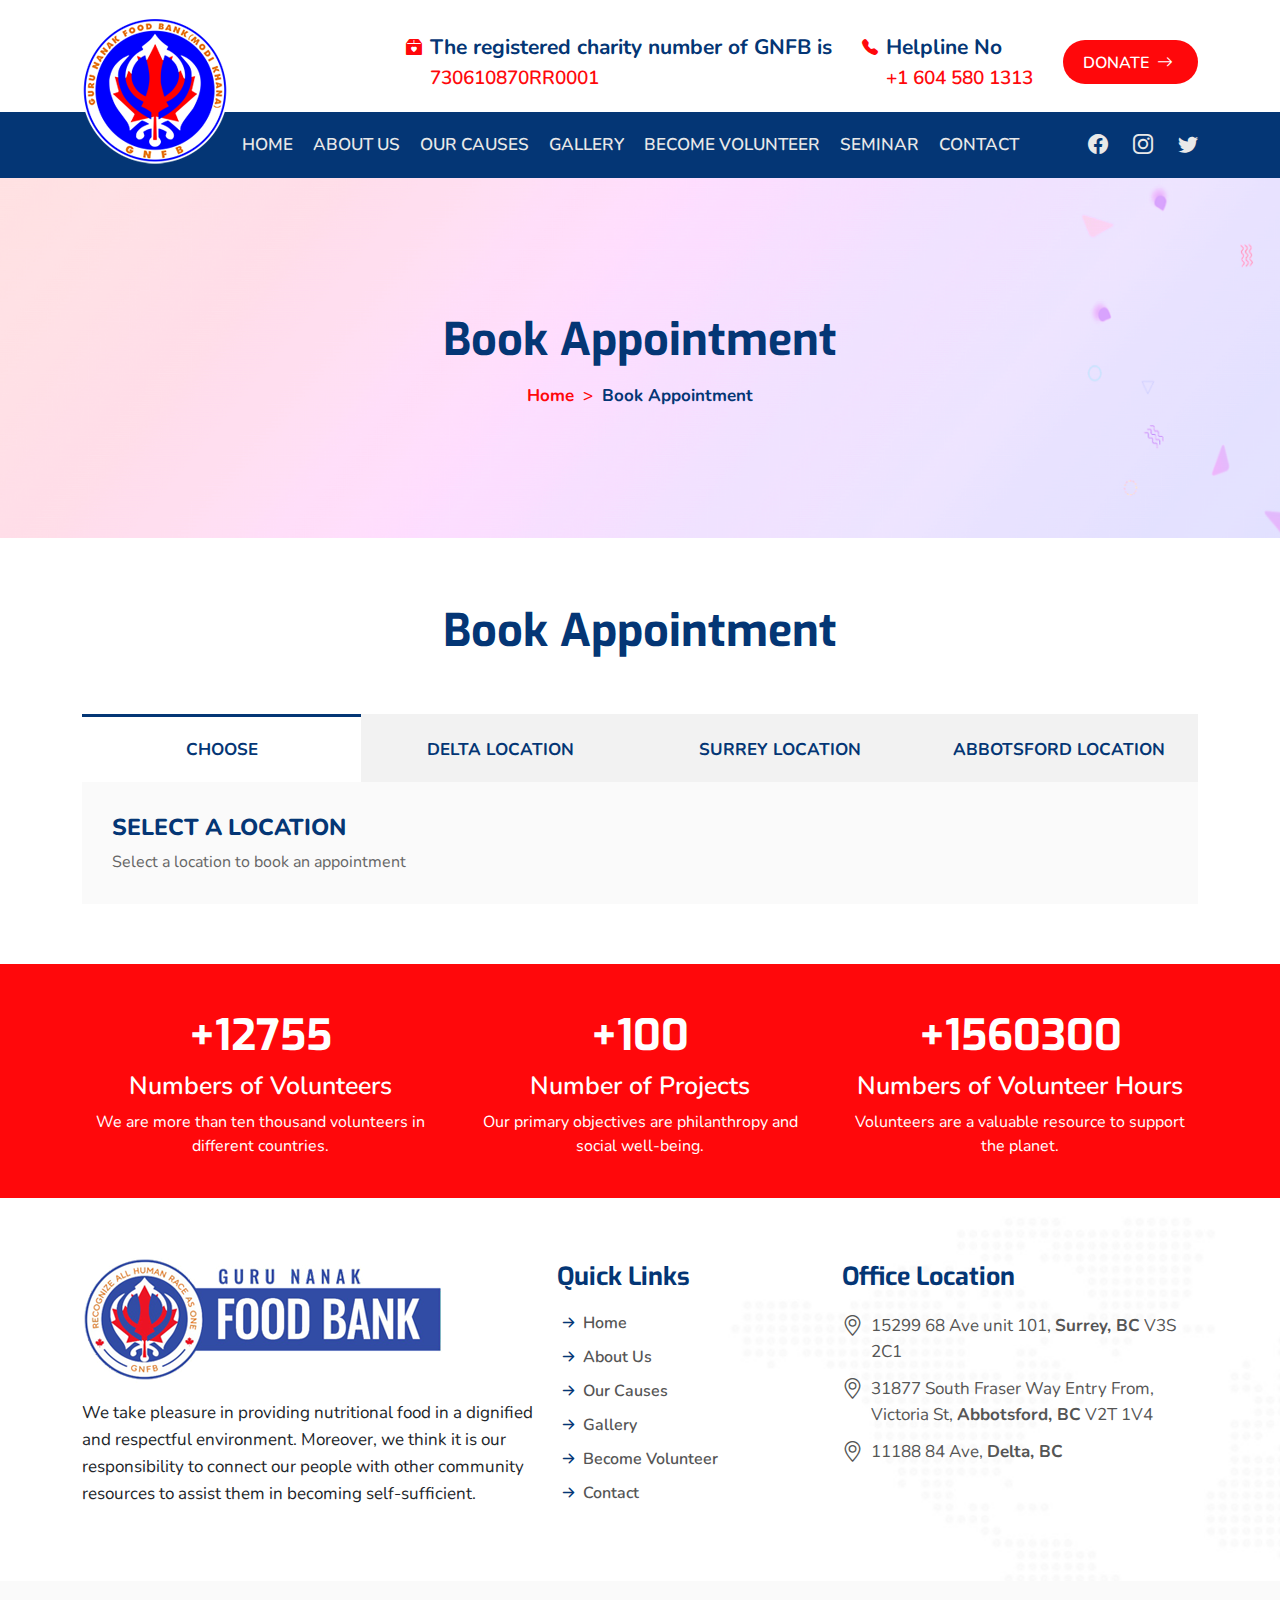
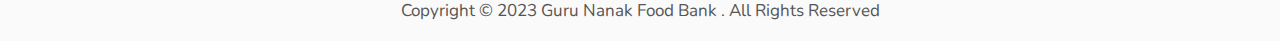
<file: WEBSITES/new-website/book-appointment.html>
<!DOCTYPE html>
<html lang="en">

<head>
    <meta charset="UTF-8">
    <meta http-equiv="X-UA-Compatible" content="IE=edge">
    <meta name="viewport" content="width=device-width, initial-scale=1.0">
    <link rel="icon" type="image/x-icon" href="images/favicon.png">
    <title>New Wesbite</title>

    <!-- bootstrap -->
    <link rel="stylesheet" href="assets/bootstrap/css/bootstrap.min.css">
    <!-- bootstrap icons -->
    <link rel="stylesheet" href="https://cdn.jsdelivr.net/npm/bootstrap-icons@1.10.3/font/bootstrap-icons.css">

    <!-- swipper -->
    <link rel="stylesheet" href="assets/swipper/css/swiper-bundle.min.css">

    <!-- customs css -->
    <link rel="stylesheet" href="css/style.css">
</head>

<body>

    <header>
        <!-- top part mobile -->
        <div id="header-top-mobile" class="d-md-none">
            <div class="container">
                <div class="header-top-mobile d-flex">
                    <!-- item -->
                    <div class="item charity-number me-2">
                        <div class="inner d-flex align-items-center">
                            <!-- icon -->
                            <div class="icon me-2">
                                <i class="bi bi-box2-heart-fill app-color-primary"></i>
                            </div>
                            <!-- content -->
                            <div class="content">
                                <a href="#" class="desc text-black app-fw-600 mb-0">730610870RR0001</a>
                            </div>
                        </div>
                    </div>

                    <!-- item -->
                    <div class="item helpline-number">
                        <div class="inner d-flex align-items-center">
                            <!-- icon -->
                            <div class="icon me-2">
                                <i class="bi bi-telephone-fill app-color-primary"></i>
                            </div>
                            <!-- content -->
                            <div class="content">
                                <a href="tel: +1 604 580 1313" class="desc text-black app-fw-600 mb-0">+1 604
                                    580
                                    1313</a>
                            </div>
                        </div>
                    </div>
                </div>
            </div>
        </div>
        <!-- top part -->
        <div id="header-top">
            <div class="container">
                <!-- web top view -->
                <div class="header-top d-flex flex-wrap align-items-center">
                    <!-- logo -->
                    <div class="logo">
                        <a href="index.html">
                            <img src="images/logo.png" alt="" class="img-fluid">
                        </a>
                    </div>

                    <!-- right sec -->
                    <div class="right-sec ms-auto d-flex flex-wrap align-items-center">
                        <!-- item -->
                        <div class="item charity-number d-none d-md-block">
                            <div class="inner d-flex">
                                <!-- icon -->
                                <div class="icon pt-1 me-2">
                                    <i class="bi bi-box2-heart-fill app-color-primary"></i>
                                </div>
                                <!-- content -->
                                <div class="content">
                                    <!-- head -->
                                    <p class="head app-color-secondary app-fw-700 mb-0">
                                        The registered charity number of GNFB is
                                    </p>
                                    <!-- desc -->
                                    <a href="#" class="desc app-color-primary app-fw-600 mb-0">730610870RR0001</a>
                                </div>
                            </div>
                        </div>

                        <!-- item -->
                        <div class="item helpline-number d-none d-md-block">
                            <div class="inner d-flex">
                                <!-- icon -->
                                <div class="icon pt-1 me-2">
                                    <i class="bi bi-telephone-fill app-color-primary"></i>
                                </div>
                                <!-- content -->
                                <div class="content">
                                    <!-- head -->
                                    <p class="head app-color-secondary app-fw-700 mb-0">
                                        Helpline No
                                    </p>
                                    <!-- desc -->
                                    <a href="tel: +1 604 580 1313" class="desc app-color-primary app-fw-600 mb-0">+1 604
                                        580
                                        1313</a>
                                </div>
                            </div>
                        </div>

                        <!-- item -->
                        <div class="item donate">
                            <a href="#" class="app-btn app-btn-primary text-uppercase">
                                <span class="me-1">donate</span>
                                <span class="icon">
                                    <i class="bi bi-arrow-right text-white"></i>
                                </span>
                            </a>
                        </div>
                    </div>
                </div>
            </div>
        </div>

        <!-- header menu -->
        <div id="header-menu">
            <div class="container">
                <div class="header-menu d-flex d-lg-block align-items-center">
                    <!-- for mobile | menu btn -->
                    <div class="mobile-menu-btn d-inline-block d-lg-none">
                        <i class="bi bi-list"></i>
                    </div>

                    <!-- web menu -->
                    <div class="all-menu d-lg-flex align-items-center">
                        <!-- menu -->
                        <div class="menu d-flex flex-column flex-lg-row flex-wrap">
                            <!-- item -->
                            <a href="index.html" class="menu-item text-uppercase app-fw-600">
                                Home
                            </a>
                            <!-- item -->
                            <a href="about-us.html" class="menu-item text-uppercase app-fw-600">
                                About Us
                            </a>
                            <!-- item -->
                            <a href="our-causes.html" class="menu-item text-uppercase app-fw-600">
                                Our Causes
                            </a>
                            <!-- item -->
                            <a href="gallery.html" class="menu-item text-uppercase app-fw-600">
                                Gallery
                            </a>
                            <!-- item -->
                            <a href="volunteer-now.html" class="menu-item text-uppercase app-fw-600">
                                Become Volunteer
                            </a>
                            <!-- item -->
                            <a href="seminar.html" class="menu-item text-uppercase app-fw-600">
                                Seminar
                            </a>
                            <!-- item -->
                            <a href="contact-us.html" class="menu-item text-uppercase app-fw-600">
                                Contact
                            </a>
                        </div>

                        <!-- social -->
                        <div class="social d-none d-lg-block ms-auto ps-2">
                            <!-- social item -->
                            <a href="#" class="social-item" title="Facebook">
                                <i class="bi bi-facebook"></i>
                            </a>
                            <!-- social item -->
                            <a href="#" class="social-item" title="Instagram">
                                <i class="bi bi-instagram"></i>
                            </a>
                            <!-- social item -->
                            <a href="#" class="social-item" title="Twitter">
                                <i class="bi bi-twitter"></i>
                            </a>
                        </div>
                    </div>

                    <!-- for mobile | menu overlay -->
                    <div class="mobile-menu-overlay"></div>

                    <!-- social | for mobile -->
                    <div class="social social-mobile d-lg-none ms-auto ps-2">
                        <!-- social item -->
                        <a href="#" class="social-item" title="Facebook">
                            <i class="bi bi-facebook"></i>
                        </a>
                        <!-- social item -->
                        <a href="#" class="social-item" title="Instagram">
                            <i class="bi bi-instagram"></i>
                        </a>
                        <!-- social item -->
                        <a href="#" class="social-item" title="Twitter">
                            <i class="bi bi-twitter"></i>
                        </a>
                    </div>
                </div>
            </div>
        </div>
    </header>

    <main class="header-gap">
        <!-- page banner -->
        <section id="page-banner" style="background-image: url('images/page-banner.png');">
            <div class="container-fluid px-0">
                <div class="page-banner position-relative">
                    <div class="container">
                        <div class="content text-center">
                            <div class="app-heading app-heading-secondary text-capitalize text-center mb-2">
                                <p class="mb-0">Book Appointment</p>
                            </div>
                            <div class="links">
                                <a href="index.html" class="link app-fw-700">Home</a>
                                <a href="contact-us.html" class="link app-fw-700">Book Appointment</a>
                            </div>
                        </div>
                    </div>
                </div>
            </div>
        </section>

        <!-- book appointment -->
        <section id="book-appointment" class="app-tb-pad">
            <div class="container">
                <div class="book-appointment">
                    <div
                        class="app-heading app-heading-secondary text-capitalize text-center mb-2 mb-md-3 mb-lg-4 mb-xl-5">
                        <p class="mb-0">Book Appointment</p>
                    </div>

                    <div class="book-appointment-tabs">
                        <ul class="nav nav-tabs" id="myTab" role="tablist">
                            <li class="nav-item col" role="presentation">
                                <button class="nav-link w-100 text-uppercase app-fw-700 active" id="choose-tab"
                                    data-bs-toggle="tab" data-bs-target="#choose" type="button" role="tab"
                                    aria-controls="choose" aria-selected="true">Choose</button>
                            </li>
                            <li class="nav-item col" role="presentation">
                                <button class="nav-link w-100 text-uppercase app-fw-700" id="delta-location-tab"
                                    data-bs-toggle="tab" data-bs-target="#delta-location" type="button" role="tab"
                                    aria-controls="delta-location" aria-selected="false">Delta Location</button>
                            </li>
                            <li class="nav-item col" role="presentation">
                                <button class="nav-link w-100 text-uppercase app-fw-700" id="surrey-location-tab"
                                    data-bs-toggle="tab" data-bs-target="#surrey-location" type="button" role="tab"
                                    aria-controls="surrey-location" aria-selected="false">Surrey Location</button>
                            </li>
                            <li class="nav-item col" role="presentation">
                                <button class="nav-link w-100 text-uppercase app-fw-700" id="abbotsford-tab"
                                    data-bs-toggle="tab" data-bs-target="#abbotsford" type="button" role="tab"
                                    aria-controls="abbotsford" aria-selected="false">Abbotsford Location</button>
                            </li>
                        </ul>
                        <div class="tab-content" id="myTabContent">
                            <div class="tab-pane fade show active" id="choose" role="tabpanel"
                                aria-labelledby="choose-tab">
                                <div class="inner">
                                    <div class="tab-header">
                                        <p class="head text-uppercase mb-1">SELECT A LOCATION</p>
                                        <p class="desc mb-0">Select a location to book an appointment

                                        </p>
                                    </div>
                                </div>
                            </div>
                            <div class="tab-pane fade" id="delta-location" role="tabpanel"
                                aria-labelledby="delta-location-tab">
                                <div class="inner">
                                    <div class="app-stepper">
                                        <!-- steps -->
                                        <div class="steps d-flex mb-2 mb-lg-4">
                                            <!-- item -->
                                            <div class="steps-item done">
                                                <p class="mb-2">1. Services</p>
                                                <div class="steps-progress"></div>
                                            </div>

                                            <!-- item -->
                                            <div class="steps-item">
                                                <p class="mb-2">2. Time</p>
                                                <div class="steps-progress"></div>
                                            </div>

                                            <!-- item -->
                                            <div class="steps-item">
                                                <p class="mb-2">3. Details</p>
                                                <div class="steps-progress"></div>
                                            </div>

                                            <!-- item -->
                                            <div class="steps-item">
                                                <p class="mb-2">4. Done</p>
                                                <div class="steps-progress"></div>
                                            </div>
                                        </div>

                                        <div class="steps-content">
                                            <!-- step 1 -->
                                            <div class="steps-content-item step-1 active">
                                                <div class="inner">
                                                    <!-- form item -->
                                                    <div class="app-form col-12 col-lg-6 mb-2 mb-lg-3">
                                                        <label class="app-fw-600 mb-1">Please select service:</label>
                                                        <select class="form-control">
                                                            <option value="" selected>Select option</option>
                                                        </select>
                                                    </div>

                                                    <!-- form item -->
                                                    <div class="app-form col-12 col-lg-3 mb-2 mb-lg-3">
                                                        <label class="app-fw-600 mb-1">I'm available on or
                                                            after:</label>
                                                        <input type="text" class="form-control">
                                                    </div>
                                                </div>
                                            </div>

                                            <!-- step 2 -->
                                            <div class="steps-content-item step-2" style="display: none;">
                                                <div class="inner">
                                                    <div class="head mb-3 mb-lg-4">
                                                        <p class="desc mb-1">
                                                            Below you can find a list of available time slots for <b>New
                                                                Registration for Grocery Package</b> by <b>Delta
                                                                Location</b>.
                                                        </p>
                                                        <p class="desc mb-0">
                                                            Click on a time slot to proceed with booking.
                                                        </p>
                                                    </div>

                                                    <div class="content">
                                                        <div class="inner d-flex flex-wrap">
                                                            <!-- app label -->
                                                            <label class="app-label me-2 mb-2">
                                                                <input type="checkbox" class="d-none">
                                                                <span class="text">Tue, Feb 28</span>
                                                                <div class="round"></div>
                                                            </label>

                                                            <!-- app label -->
                                                            <label class="app-label me-2 mb-2">
                                                                <input type="checkbox" class="d-none">
                                                                <span class="text">Tue, Feb 28</span>
                                                                <div class="round"></div>
                                                            </label>

                                                            <!-- app label -->
                                                            <label class="app-label me-2 mb-2">
                                                                <input type="checkbox" class="d-none">
                                                                <span class="text">Tue, Feb 28</span>
                                                                <div class="round"></div>
                                                            </label>

                                                            <!-- app label -->
                                                            <label class="app-label me-2 mb-2">
                                                                <input type="checkbox" class="d-none">
                                                                <span class="text">Tue, Feb 28</span>
                                                                <div class="round"></div>
                                                            </label>

                                                            <!-- app label -->
                                                            <label class="app-label me-2 mb-2">
                                                                <input type="checkbox" class="d-none">
                                                                <span class="text">Tue, Feb 28</span>
                                                                <div class="round"></div>
                                                            </label>

                                                            <!-- app label -->
                                                            <label class="app-label me-2 mb-2">
                                                                <input type="checkbox" class="d-none">
                                                                <span class="text">Tue, Feb 28</span>
                                                                <div class="round"></div>
                                                            </label>

                                                            <!-- app label -->
                                                            <label class="app-label me-2 mb-2">
                                                                <input type="checkbox" class="d-none">
                                                                <span class="text">Tue, Feb 28</span>
                                                                <div class="round"></div>
                                                            </label>

                                                            <!-- app label -->
                                                            <label class="app-label me-2 mb-2">
                                                                <input type="checkbox" class="d-none">
                                                                <span class="text">Tue, Feb 28</span>
                                                                <div class="round"></div>
                                                            </label>

                                                            <!-- app label -->
                                                            <label class="app-label me-2 mb-2">
                                                                <input type="checkbox" class="d-none">
                                                                <span class="text">Tue, Feb 28</span>
                                                                <div class="round"></div>
                                                            </label>

                                                            <!-- app label -->
                                                            <label class="app-label me-2 mb-2">
                                                                <input type="checkbox" class="d-none">
                                                                <span class="text">Tue, Feb 28</span>
                                                                <div class="round"></div>
                                                            </label>

                                                            <!-- app label -->
                                                            <label class="app-label me-2 mb-2">
                                                                <input type="checkbox" class="d-none">
                                                                <span class="text">Tue, Feb 28</span>
                                                                <div class="round"></div>
                                                            </label>

                                                            <!-- app label -->
                                                            <label class="app-label me-2 mb-2">
                                                                <input type="checkbox" class="d-none">
                                                                <span class="text">Tue, Feb 28</span>
                                                                <div class="round"></div>
                                                            </label>

                                                            <!-- app label -->
                                                            <label class="app-label me-2 mb-2">
                                                                <input type="checkbox" class="d-none">
                                                                <span class="text">Tue, Feb 28</span>
                                                                <div class="round"></div>
                                                            </label>

                                                            <!-- app label -->
                                                            <label class="app-label me-2 mb-2">
                                                                <input type="checkbox" class="d-none">
                                                                <span class="text">Tue, Feb 28</span>
                                                                <div class="round"></div>
                                                            </label>

                                                            <!-- app label -->
                                                            <label class="app-label me-2 mb-2">
                                                                <input type="checkbox" class="d-none">
                                                                <span class="text">Tue, Feb 28</span>
                                                                <div class="round"></div>
                                                            </label>

                                                            <!-- app label -->
                                                            <label class="app-label me-2 mb-2">
                                                                <input type="checkbox" class="d-none">
                                                                <span class="text">Tue, Feb 28</span>
                                                                <div class="round"></div>
                                                            </label>

                                                            <!-- app label -->
                                                            <label class="app-label me-2 mb-2">
                                                                <input type="checkbox" class="d-none">
                                                                <span class="text">Tue, Feb 28</span>
                                                                <div class="round"></div>
                                                            </label>

                                                            <!-- app label -->
                                                            <label class="app-label me-2 mb-2">
                                                                <input type="checkbox" class="d-none">
                                                                <span class="text">Tue, Feb 28</span>
                                                                <div class="round"></div>
                                                            </label>

                                                            <!-- app label -->
                                                            <label class="app-label me-2 mb-2">
                                                                <input type="checkbox" class="d-none">
                                                                <span class="text">Tue, Feb 28</span>
                                                                <div class="round"></div>
                                                            </label>

                                                            <!-- app label -->
                                                            <label class="app-label me-2 mb-2">
                                                                <input type="checkbox" class="d-none">
                                                                <span class="text">Tue, Feb 28</span>
                                                                <div class="round"></div>
                                                            </label>

                                                            <!-- app label -->
                                                            <label class="app-label me-2 mb-2">
                                                                <input type="checkbox" class="d-none">
                                                                <span class="text">Tue, Feb 28</span>
                                                                <div class="round"></div>
                                                            </label>

                                                            <!-- app label -->
                                                            <label class="app-label me-2 mb-2">
                                                                <input type="checkbox" class="d-none">
                                                                <span class="text">Tue, Feb 28</span>
                                                                <div class="round"></div>
                                                            </label>

                                                            <!-- app label -->
                                                            <label class="app-label me-2 mb-2">
                                                                <input type="checkbox" class="d-none">
                                                                <span class="text">Tue, Feb 28</span>
                                                                <div class="round"></div>
                                                            </label>

                                                            <!-- app label -->
                                                            <label class="app-label me-2 mb-2">
                                                                <input type="checkbox" class="d-none">
                                                                <span class="text">Tue, Feb 28</span>
                                                                <div class="round"></div>
                                                            </label>

                                                            <!-- app label -->
                                                            <label class="app-label me-2 mb-2">
                                                                <input type="checkbox" class="d-none">
                                                                <span class="text">Tue, Feb 28</span>
                                                                <div class="round"></div>
                                                            </label>

                                                            <!-- app label -->
                                                            <label class="app-label me-2 mb-2">
                                                                <input type="checkbox" class="d-none">
                                                                <span class="text">Tue, Feb 28</span>
                                                                <div class="round"></div>
                                                            </label>

                                                            <!-- app label -->
                                                            <label class="app-label me-2 mb-2">
                                                                <input type="checkbox" class="d-none">
                                                                <span class="text">Tue, Feb 28</span>
                                                                <div class="round"></div>
                                                            </label>

                                                            <!-- app label -->
                                                            <label class="app-label me-2 mb-2">
                                                                <input type="checkbox" class="d-none">
                                                                <span class="text">Tue, Feb 28</span>
                                                                <div class="round"></div>
                                                            </label>

                                                            <!-- app label -->
                                                            <label class="app-label me-2 mb-2">
                                                                <input type="checkbox" class="d-none">
                                                                <span class="text">Tue, Feb 28</span>
                                                                <div class="round"></div>
                                                            </label>

                                                            <!-- app label -->
                                                            <label class="app-label me-2 mb-2">
                                                                <input type="checkbox" class="d-none">
                                                                <span class="text">Tue, Feb 28</span>
                                                                <div class="round"></div>
                                                            </label>

                                                            <!-- app label -->
                                                            <label class="app-label me-2 mb-2">
                                                                <input type="checkbox" class="d-none">
                                                                <span class="text">Tue, Feb 28</span>
                                                                <div class="round"></div>
                                                            </label>

                                                            <!-- app label -->
                                                            <label class="app-label me-2 mb-2">
                                                                <input type="checkbox" class="d-none">
                                                                <span class="text">Tue, Feb 28</span>
                                                                <div class="round"></div>
                                                            </label>

                                                            <!-- app label -->
                                                            <label class="app-label me-2 mb-2">
                                                                <input type="checkbox" class="d-none">
                                                                <span class="text">Tue, Feb 28</span>
                                                                <div class="round"></div>
                                                            </label>

                                                            <!-- app label -->
                                                            <label class="app-label me-2 mb-2">
                                                                <input type="checkbox" class="d-none">
                                                                <span class="text">Tue, Feb 28</span>
                                                                <div class="round"></div>
                                                            </label>

                                                            <!-- app label -->
                                                            <label class="app-label me-2 mb-2">
                                                                <input type="checkbox" class="d-none">
                                                                <span class="text">Tue, Feb 28</span>
                                                                <div class="round"></div>
                                                            </label>
                                                        </div>
                                                    </div>
                                                </div>
                                            </div>

                                            <!-- step 3 -->
                                            <div class="steps-content-item step-3" style="display: none;">
                                                <div class="inner">
                                                    <div class="head mb-3 mb-lg-4">
                                                        <p class="desc mb-1">
                                                            You selected a booking for <span>New Registration for
                                                                Grocery Package</span> by <span>Delta Location</span> at
                                                            <span>5:20</span> pm on <span>February 11, 2023</span>. The
                                                            price for the service is <span>$0.00</span>.
                                                        </p>
                                                        <p class="desc mb-0">
                                                            Please provide your details in the form below to proceed
                                                            with booking.
                                                        </p>
                                                    </div>

                                                    <div class="content">
                                                        <div class="inner d-flex flex-wrap">
                                                            <!-- form item -->
                                                            <div class="app-form col-12 col-lg-4 mb-2 mb-lg-3">
                                                                <label class="app-fw-600 mb-1">Full name</label>
                                                                <input type="text" class="form-control">
                                                            </div>

                                                            <!-- form item -->
                                                            <div class="app-form col-12 col-lg-4 mb-2 mb-lg-3 px-lg-2">
                                                                <label class="app-fw-600 mb-1">Phone</label>
                                                                <input type="text" class="form-control">
                                                            </div>

                                                            <!-- form item -->
                                                            <div class="app-form col-12 col-lg-4 mb-2 mb-lg-3">
                                                                <label class="app-fw-600 mb-1">Email</label>
                                                                <input type="email" class="form-control">
                                                            </div>

                                                            <!-- form item -->
                                                            <div class="app-form col-12 mb-2 mb-lg-3">
                                                                <label class="app-fw-600 mb-1">Notes</label>
                                                                <textarea class="form-control" rows="4"></textarea>
                                                            </div>
                                                        </div>
                                                    </div>

                                                </div>
                                            </div>

                                            <!-- step 4 -->
                                            <div class="steps-content-item step-4" style="display: none;">
                                                <div class="inner">
                                                    <p class="mb-0">Thank you! Your booking is complete. An email with
                                                        details of your booking has been sent to you.</p>
                                                </div>
                                            </div>
                                        </div>

                                        <!-- buttons -->
                                        <div
                                            class="buttons border-top d-flex justify-content-between pt-3 pt-lg-4 mt-3 mt-lg-5">
                                            <a href="#"
                                                class="app-btn btn-prev app-btn-secondary text-uppercase text-center"
                                                style="display: none;">
                                                prev
                                            </a>
                                            <a href="#"
                                                class="app-btn btn-next app-btn-primary text-uppercase text-center ms-auto">
                                                next
                                            </a>
                                            <a href="#"
                                                class="app-btn btn-done app-btn-primary text-uppercase text-center ms-auto" style="display: none;">
                                                done
                                            </a>
                                        </div>
                                    </div>
                                </div>
                            </div>
                            <div class="tab-pane fade" id="surrey-location" role="tabpanel"
                                aria-labelledby="surrey-location-tab">
                                <div class="app-stepper">
                                    <!-- steps -->
                                    <div class="steps d-flex mb-2 mb-lg-4">
                                        <!-- item -->
                                        <div class="steps-item done">
                                            <p class="mb-2">1. Services</p>
                                            <div class="steps-progress"></div>
                                        </div>

                                        <!-- item -->
                                        <div class="steps-item">
                                            <p class="mb-2">2. Time</p>
                                            <div class="steps-progress"></div>
                                        </div>

                                        <!-- item -->
                                        <div class="steps-item">
                                            <p class="mb-2">3. Details</p>
                                            <div class="steps-progress"></div>
                                        </div>

                                        <!-- item -->
                                        <div class="steps-item">
                                            <p class="mb-2">4. Done</p>
                                            <div class="steps-progress"></div>
                                        </div>
                                    </div>

                                    <div class="steps-content">
                                        <!-- step 1 -->
                                        <div class="steps-content-item step-1 active">
                                            <div class="inner">
                                                <!-- form item -->
                                                <div class="app-form col-12 col-lg-6 mb-2 mb-lg-3">
                                                    <label class="app-fw-600 mb-1">Please select service:</label>
                                                    <select class="form-control">
                                                        <option value="" selected>Select option</option>
                                                    </select>
                                                </div>

                                                <!-- form item -->
                                                <div class="app-form col-12 col-lg-3 mb-2 mb-lg-3">
                                                    <label class="app-fw-600 mb-1">I'm available on or
                                                        after:</label>
                                                    <input type="text" class="form-control">
                                                </div>
                                            </div>
                                        </div>

                                        <!-- step 2 -->
                                        <div class="steps-content-item step-2" style="display: none;">
                                            <div class="inner">
                                                <div class="head mb-3 mb-lg-4">
                                                    <p class="desc mb-1">
                                                        Below you can find a list of available time slots for <b>New
                                                            Registration for Grocery Package</b> by <b>Delta
                                                            Location</b>.
                                                    </p>
                                                    <p class="desc mb-0">
                                                        Click on a time slot to proceed with booking.
                                                    </p>
                                                </div>

                                                <div class="content">
                                                    <div class="inner d-flex flex-wrap">
                                                        <!-- app label -->
                                                        <label class="app-label me-2 mb-2">
                                                            <input type="checkbox" class="d-none">
                                                            <span class="text">Tue, Feb 28</span>
                                                            <div class="round"></div>
                                                        </label>

                                                        <!-- app label -->
                                                        <label class="app-label me-2 mb-2">
                                                            <input type="checkbox" class="d-none">
                                                            <span class="text">Tue, Feb 28</span>
                                                            <div class="round"></div>
                                                        </label>

                                                        <!-- app label -->
                                                        <label class="app-label me-2 mb-2">
                                                            <input type="checkbox" class="d-none">
                                                            <span class="text">Tue, Feb 28</span>
                                                            <div class="round"></div>
                                                        </label>

                                                        <!-- app label -->
                                                        <label class="app-label me-2 mb-2">
                                                            <input type="checkbox" class="d-none">
                                                            <span class="text">Tue, Feb 28</span>
                                                            <div class="round"></div>
                                                        </label>

                                                        <!-- app label -->
                                                        <label class="app-label me-2 mb-2">
                                                            <input type="checkbox" class="d-none">
                                                            <span class="text">Tue, Feb 28</span>
                                                            <div class="round"></div>
                                                        </label>

                                                        <!-- app label -->
                                                        <label class="app-label me-2 mb-2">
                                                            <input type="checkbox" class="d-none">
                                                            <span class="text">Tue, Feb 28</span>
                                                            <div class="round"></div>
                                                        </label>

                                                        <!-- app label -->
                                                        <label class="app-label me-2 mb-2">
                                                            <input type="checkbox" class="d-none">
                                                            <span class="text">Tue, Feb 28</span>
                                                            <div class="round"></div>
                                                        </label>

                                                        <!-- app label -->
                                                        <label class="app-label me-2 mb-2">
                                                            <input type="checkbox" class="d-none">
                                                            <span class="text">Tue, Feb 28</span>
                                                            <div class="round"></div>
                                                        </label>

                                                        <!-- app label -->
                                                        <label class="app-label me-2 mb-2">
                                                            <input type="checkbox" class="d-none">
                                                            <span class="text">Tue, Feb 28</span>
                                                            <div class="round"></div>
                                                        </label>

                                                        <!-- app label -->
                                                        <label class="app-label me-2 mb-2">
                                                            <input type="checkbox" class="d-none">
                                                            <span class="text">Tue, Feb 28</span>
                                                            <div class="round"></div>
                                                        </label>

                                                        <!-- app label -->
                                                        <label class="app-label me-2 mb-2">
                                                            <input type="checkbox" class="d-none">
                                                            <span class="text">Tue, Feb 28</span>
                                                            <div class="round"></div>
                                                        </label>

                                                        <!-- app label -->
                                                        <label class="app-label me-2 mb-2">
                                                            <input type="checkbox" class="d-none">
                                                            <span class="text">Tue, Feb 28</span>
                                                            <div class="round"></div>
                                                        </label>

                                                        <!-- app label -->
                                                        <label class="app-label me-2 mb-2">
                                                            <input type="checkbox" class="d-none">
                                                            <span class="text">Tue, Feb 28</span>
                                                            <div class="round"></div>
                                                        </label>

                                                        <!-- app label -->
                                                        <label class="app-label me-2 mb-2">
                                                            <input type="checkbox" class="d-none">
                                                            <span class="text">Tue, Feb 28</span>
                                                            <div class="round"></div>
                                                        </label>

                                                        <!-- app label -->
                                                        <label class="app-label me-2 mb-2">
                                                            <input type="checkbox" class="d-none">
                                                            <span class="text">Tue, Feb 28</span>
                                                            <div class="round"></div>
                                                        </label>

                                                        <!-- app label -->
                                                        <label class="app-label me-2 mb-2">
                                                            <input type="checkbox" class="d-none">
                                                            <span class="text">Tue, Feb 28</span>
                                                            <div class="round"></div>
                                                        </label>

                                                        <!-- app label -->
                                                        <label class="app-label me-2 mb-2">
                                                            <input type="checkbox" class="d-none">
                                                            <span class="text">Tue, Feb 28</span>
                                                            <div class="round"></div>
                                                        </label>

                                                        <!-- app label -->
                                                        <label class="app-label me-2 mb-2">
                                                            <input type="checkbox" class="d-none">
                                                            <span class="text">Tue, Feb 28</span>
                                                            <div class="round"></div>
                                                        </label>

                                                        <!-- app label -->
                                                        <label class="app-label me-2 mb-2">
                                                            <input type="checkbox" class="d-none">
                                                            <span class="text">Tue, Feb 28</span>
                                                            <div class="round"></div>
                                                        </label>

                                                        <!-- app label -->
                                                        <label class="app-label me-2 mb-2">
                                                            <input type="checkbox" class="d-none">
                                                            <span class="text">Tue, Feb 28</span>
                                                            <div class="round"></div>
                                                        </label>

                                                        <!-- app label -->
                                                        <label class="app-label me-2 mb-2">
                                                            <input type="checkbox" class="d-none">
                                                            <span class="text">Tue, Feb 28</span>
                                                            <div class="round"></div>
                                                        </label>

                                                        <!-- app label -->
                                                        <label class="app-label me-2 mb-2">
                                                            <input type="checkbox" class="d-none">
                                                            <span class="text">Tue, Feb 28</span>
                                                            <div class="round"></div>
                                                        </label>

                                                        <!-- app label -->
                                                        <label class="app-label me-2 mb-2">
                                                            <input type="checkbox" class="d-none">
                                                            <span class="text">Tue, Feb 28</span>
                                                            <div class="round"></div>
                                                        </label>

                                                        <!-- app label -->
                                                        <label class="app-label me-2 mb-2">
                                                            <input type="checkbox" class="d-none">
                                                            <span class="text">Tue, Feb 28</span>
                                                            <div class="round"></div>
                                                        </label>

                                                        <!-- app label -->
                                                        <label class="app-label me-2 mb-2">
                                                            <input type="checkbox" class="d-none">
                                                            <span class="text">Tue, Feb 28</span>
                                                            <div class="round"></div>
                                                        </label>

                                                        <!-- app label -->
                                                        <label class="app-label me-2 mb-2">
                                                            <input type="checkbox" class="d-none">
                                                            <span class="text">Tue, Feb 28</span>
                                                            <div class="round"></div>
                                                        </label>

                                                        <!-- app label -->
                                                        <label class="app-label me-2 mb-2">
                                                            <input type="checkbox" class="d-none">
                                                            <span class="text">Tue, Feb 28</span>
                                                            <div class="round"></div>
                                                        </label>

                                                        <!-- app label -->
                                                        <label class="app-label me-2 mb-2">
                                                            <input type="checkbox" class="d-none">
                                                            <span class="text">Tue, Feb 28</span>
                                                            <div class="round"></div>
                                                        </label>

                                                        <!-- app label -->
                                                        <label class="app-label me-2 mb-2">
                                                            <input type="checkbox" class="d-none">
                                                            <span class="text">Tue, Feb 28</span>
                                                            <div class="round"></div>
                                                        </label>

                                                        <!-- app label -->
                                                        <label class="app-label me-2 mb-2">
                                                            <input type="checkbox" class="d-none">
                                                            <span class="text">Tue, Feb 28</span>
                                                            <div class="round"></div>
                                                        </label>

                                                        <!-- app label -->
                                                        <label class="app-label me-2 mb-2">
                                                            <input type="checkbox" class="d-none">
                                                            <span class="text">Tue, Feb 28</span>
                                                            <div class="round"></div>
                                                        </label>

                                                        <!-- app label -->
                                                        <label class="app-label me-2 mb-2">
                                                            <input type="checkbox" class="d-none">
                                                            <span class="text">Tue, Feb 28</span>
                                                            <div class="round"></div>
                                                        </label>

                                                        <!-- app label -->
                                                        <label class="app-label me-2 mb-2">
                                                            <input type="checkbox" class="d-none">
                                                            <span class="text">Tue, Feb 28</span>
                                                            <div class="round"></div>
                                                        </label>

                                                        <!-- app label -->
                                                        <label class="app-label me-2 mb-2">
                                                            <input type="checkbox" class="d-none">
                                                            <span class="text">Tue, Feb 28</span>
                                                            <div class="round"></div>
                                                        </label>

                                                        <!-- app label -->
                                                        <label class="app-label me-2 mb-2">
                                                            <input type="checkbox" class="d-none">
                                                            <span class="text">Tue, Feb 28</span>
                                                            <div class="round"></div>
                                                        </label>
                                                    </div>
                                                </div>
                                            </div>
                                        </div>

                                        <!-- step 3 -->
                                        <div class="steps-content-item step-3" style="display: none;">
                                            <div class="inner">
                                                <div class="head mb-3 mb-lg-4">
                                                    <p class="desc mb-1">
                                                        You selected a booking for <span>New Registration for
                                                            Grocery Package</span> by <span>Delta Location</span> at
                                                        <span>5:20</span> pm on <span>February 11, 2023</span>. The
                                                        price for the service is <span>$0.00</span>.
                                                    </p>
                                                    <p class="desc mb-0">
                                                        Please provide your details in the form below to proceed
                                                        with booking.
                                                    </p>
                                                </div>

                                                <div class="content">
                                                    <div class="inner d-flex flex-wrap">
                                                        <!-- form item -->
                                                        <div class="app-form col-12 col-lg-4 mb-2 mb-lg-3">
                                                            <label class="app-fw-600 mb-1">Full name</label>
                                                            <input type="text" class="form-control">
                                                        </div>

                                                        <!-- form item -->
                                                        <div class="app-form col-12 col-lg-4 mb-2 mb-lg-3 px-lg-2">
                                                            <label class="app-fw-600 mb-1">Phone</label>
                                                            <input type="text" class="form-control">
                                                        </div>

                                                        <!-- form item -->
                                                        <div class="app-form col-12 col-lg-4 mb-2 mb-lg-3">
                                                            <label class="app-fw-600 mb-1">Email</label>
                                                            <input type="email" class="form-control">
                                                        </div>

                                                        <!-- form item -->
                                                        <div class="app-form col-12 mb-2 mb-lg-3">
                                                            <label class="app-fw-600 mb-1">Notes</label>
                                                            <textarea class="form-control" rows="4"></textarea>
                                                        </div>
                                                    </div>
                                                </div>

                                            </div>
                                        </div>

                                        <!-- step 4 -->
                                        <div class="steps-content-item step-4" style="display: none;">
                                            <div class="inner">
                                                <p class="mb-0">Thank you! Your booking is complete. An email with
                                                    details of your booking has been sent to you.</p>
                                            </div>
                                        </div>
                                    </div>

                                    <!-- buttons -->
                                    <div
                                        class="buttons border-top d-flex justify-content-between pt-3 pt-lg-4 mt-3 mt-lg-5">
                                        <a href="#"
                                            class="app-btn btn-prev app-btn-secondary text-uppercase text-center"
                                            style="display: none;">
                                            prev
                                        </a>
                                        <a href="#"
                                            class="app-btn btn-next app-btn-primary text-uppercase text-center ms-auto">
                                            next
                                        </a>
                                        <a href="#"
                                            class="app-btn btn-done app-btn-primary text-uppercase text-center ms-auto" style="display: none;">
                                            done
                                        </a>
                                    </div>
                                </div>
                            </div>
                            <div class="tab-pane fade" id="abbotsford" role="tabpanel" aria-labelledby="abbotsford-tab">
                                <div class="inner">
                                    <div class="app-stepper">
                                        <!-- steps -->
                                        <div class="steps d-flex mb-2 mb-lg-4">
                                            <!-- item -->
                                            <div class="steps-item done">
                                                <p class="mb-2">1. Services</p>
                                                <div class="steps-progress"></div>
                                            </div>

                                            <!-- item -->
                                            <div class="steps-item">
                                                <p class="mb-2">2. Time</p>
                                                <div class="steps-progress"></div>
                                            </div>

                                            <!-- item -->
                                            <div class="steps-item">
                                                <p class="mb-2">3. Details</p>
                                                <div class="steps-progress"></div>
                                            </div>

                                            <!-- item -->
                                            <div class="steps-item">
                                                <p class="mb-2">4. Done</p>
                                                <div class="steps-progress"></div>
                                            </div>
                                        </div>

                                        <div class="steps-content">
                                            <!-- step 1 -->
                                            <div class="steps-content-item step-1 active">
                                                <div class="inner">
                                                    <!-- form item -->
                                                    <div class="app-form col-12 col-lg-6 mb-2 mb-lg-3">
                                                        <label class="app-fw-600 mb-1">Please select service:</label>
                                                        <select class="form-control">
                                                            <option value="" selected>Select option</option>
                                                        </select>
                                                    </div>

                                                    <!-- form item -->
                                                    <div class="app-form col-12 col-lg-3 mb-2 mb-lg-3">
                                                        <label class="app-fw-600 mb-1">I'm available on or
                                                            after:</label>
                                                        <input type="text" class="form-control">
                                                    </div>
                                                </div>
                                            </div>

                                            <!-- step 2 -->
                                            <div class="steps-content-item step-2" style="display: none;">
                                                <div class="inner">
                                                    <div class="head mb-3 mb-lg-4">
                                                        <p class="desc mb-1">
                                                            Below you can find a list of available time slots for <b>New
                                                                Registration for Grocery Package</b> by <b>Delta
                                                                Location</b>.
                                                        </p>
                                                        <p class="desc mb-0">
                                                            Click on a time slot to proceed with booking.
                                                        </p>
                                                    </div>

                                                    <div class="content">
                                                        <div class="inner d-flex flex-wrap">
                                                            <!-- app label -->
                                                            <label class="app-label me-2 mb-2">
                                                                <input type="checkbox" class="d-none">
                                                                <span class="text">Tue, Feb 28</span>
                                                                <div class="round"></div>
                                                            </label>

                                                            <!-- app label -->
                                                            <label class="app-label me-2 mb-2">
                                                                <input type="checkbox" class="d-none">
                                                                <span class="text">Tue, Feb 28</span>
                                                                <div class="round"></div>
                                                            </label>

                                                            <!-- app label -->
                                                            <label class="app-label me-2 mb-2">
                                                                <input type="checkbox" class="d-none">
                                                                <span class="text">Tue, Feb 28</span>
                                                                <div class="round"></div>
                                                            </label>

                                                            <!-- app label -->
                                                            <label class="app-label me-2 mb-2">
                                                                <input type="checkbox" class="d-none">
                                                                <span class="text">Tue, Feb 28</span>
                                                                <div class="round"></div>
                                                            </label>

                                                            <!-- app label -->
                                                            <label class="app-label me-2 mb-2">
                                                                <input type="checkbox" class="d-none">
                                                                <span class="text">Tue, Feb 28</span>
                                                                <div class="round"></div>
                                                            </label>

                                                            <!-- app label -->
                                                            <label class="app-label me-2 mb-2">
                                                                <input type="checkbox" class="d-none">
                                                                <span class="text">Tue, Feb 28</span>
                                                                <div class="round"></div>
                                                            </label>

                                                            <!-- app label -->
                                                            <label class="app-label me-2 mb-2">
                                                                <input type="checkbox" class="d-none">
                                                                <span class="text">Tue, Feb 28</span>
                                                                <div class="round"></div>
                                                            </label>

                                                            <!-- app label -->
                                                            <label class="app-label me-2 mb-2">
                                                                <input type="checkbox" class="d-none">
                                                                <span class="text">Tue, Feb 28</span>
                                                                <div class="round"></div>
                                                            </label>

                                                            <!-- app label -->
                                                            <label class="app-label me-2 mb-2">
                                                                <input type="checkbox" class="d-none">
                                                                <span class="text">Tue, Feb 28</span>
                                                                <div class="round"></div>
                                                            </label>

                                                            <!-- app label -->
                                                            <label class="app-label me-2 mb-2">
                                                                <input type="checkbox" class="d-none">
                                                                <span class="text">Tue, Feb 28</span>
                                                                <div class="round"></div>
                                                            </label>

                                                            <!-- app label -->
                                                            <label class="app-label me-2 mb-2">
                                                                <input type="checkbox" class="d-none">
                                                                <span class="text">Tue, Feb 28</span>
                                                                <div class="round"></div>
                                                            </label>

                                                            <!-- app label -->
                                                            <label class="app-label me-2 mb-2">
                                                                <input type="checkbox" class="d-none">
                                                                <span class="text">Tue, Feb 28</span>
                                                                <div class="round"></div>
                                                            </label>

                                                            <!-- app label -->
                                                            <label class="app-label me-2 mb-2">
                                                                <input type="checkbox" class="d-none">
                                                                <span class="text">Tue, Feb 28</span>
                                                                <div class="round"></div>
                                                            </label>

                                                            <!-- app label -->
                                                            <label class="app-label me-2 mb-2">
                                                                <input type="checkbox" class="d-none">
                                                                <span class="text">Tue, Feb 28</span>
                                                                <div class="round"></div>
                                                            </label>

                                                            <!-- app label -->
                                                            <label class="app-label me-2 mb-2">
                                                                <input type="checkbox" class="d-none">
                                                                <span class="text">Tue, Feb 28</span>
                                                                <div class="round"></div>
                                                            </label>

                                                            <!-- app label -->
                                                            <label class="app-label me-2 mb-2">
                                                                <input type="checkbox" class="d-none">
                                                                <span class="text">Tue, Feb 28</span>
                                                                <div class="round"></div>
                                                            </label>

                                                            <!-- app label -->
                                                            <label class="app-label me-2 mb-2">
                                                                <input type="checkbox" class="d-none">
                                                                <span class="text">Tue, Feb 28</span>
                                                                <div class="round"></div>
                                                            </label>

                                                            <!-- app label -->
                                                            <label class="app-label me-2 mb-2">
                                                                <input type="checkbox" class="d-none">
                                                                <span class="text">Tue, Feb 28</span>
                                                                <div class="round"></div>
                                                            </label>

                                                            <!-- app label -->
                                                            <label class="app-label me-2 mb-2">
                                                                <input type="checkbox" class="d-none">
                                                                <span class="text">Tue, Feb 28</span>
                                                                <div class="round"></div>
                                                            </label>

                                                            <!-- app label -->
                                                            <label class="app-label me-2 mb-2">
                                                                <input type="checkbox" class="d-none">
                                                                <span class="text">Tue, Feb 28</span>
                                                                <div class="round"></div>
                                                            </label>

                                                            <!-- app label -->
                                                            <label class="app-label me-2 mb-2">
                                                                <input type="checkbox" class="d-none">
                                                                <span class="text">Tue, Feb 28</span>
                                                                <div class="round"></div>
                                                            </label>

                                                            <!-- app label -->
                                                            <label class="app-label me-2 mb-2">
                                                                <input type="checkbox" class="d-none">
                                                                <span class="text">Tue, Feb 28</span>
                                                                <div class="round"></div>
                                                            </label>

                                                            <!-- app label -->
                                                            <label class="app-label me-2 mb-2">
                                                                <input type="checkbox" class="d-none">
                                                                <span class="text">Tue, Feb 28</span>
                                                                <div class="round"></div>
                                                            </label>

                                                            <!-- app label -->
                                                            <label class="app-label me-2 mb-2">
                                                                <input type="checkbox" class="d-none">
                                                                <span class="text">Tue, Feb 28</span>
                                                                <div class="round"></div>
                                                            </label>

                                                            <!-- app label -->
                                                            <label class="app-label me-2 mb-2">
                                                                <input type="checkbox" class="d-none">
                                                                <span class="text">Tue, Feb 28</span>
                                                                <div class="round"></div>
                                                            </label>

                                                            <!-- app label -->
                                                            <label class="app-label me-2 mb-2">
                                                                <input type="checkbox" class="d-none">
                                                                <span class="text">Tue, Feb 28</span>
                                                                <div class="round"></div>
                                                            </label>

                                                            <!-- app label -->
                                                            <label class="app-label me-2 mb-2">
                                                                <input type="checkbox" class="d-none">
                                                                <span class="text">Tue, Feb 28</span>
                                                                <div class="round"></div>
                                                            </label>

                                                            <!-- app label -->
                                                            <label class="app-label me-2 mb-2">
                                                                <input type="checkbox" class="d-none">
                                                                <span class="text">Tue, Feb 28</span>
                                                                <div class="round"></div>
                                                            </label>

                                                            <!-- app label -->
                                                            <label class="app-label me-2 mb-2">
                                                                <input type="checkbox" class="d-none">
                                                                <span class="text">Tue, Feb 28</span>
                                                                <div class="round"></div>
                                                            </label>

                                                            <!-- app label -->
                                                            <label class="app-label me-2 mb-2">
                                                                <input type="checkbox" class="d-none">
                                                                <span class="text">Tue, Feb 28</span>
                                                                <div class="round"></div>
                                                            </label>

                                                            <!-- app label -->
                                                            <label class="app-label me-2 mb-2">
                                                                <input type="checkbox" class="d-none">
                                                                <span class="text">Tue, Feb 28</span>
                                                                <div class="round"></div>
                                                            </label>

                                                            <!-- app label -->
                                                            <label class="app-label me-2 mb-2">
                                                                <input type="checkbox" class="d-none">
                                                                <span class="text">Tue, Feb 28</span>
                                                                <div class="round"></div>
                                                            </label>

                                                            <!-- app label -->
                                                            <label class="app-label me-2 mb-2">
                                                                <input type="checkbox" class="d-none">
                                                                <span class="text">Tue, Feb 28</span>
                                                                <div class="round"></div>
                                                            </label>

                                                            <!-- app label -->
                                                            <label class="app-label me-2 mb-2">
                                                                <input type="checkbox" class="d-none">
                                                                <span class="text">Tue, Feb 28</span>
                                                                <div class="round"></div>
                                                            </label>

                                                            <!-- app label -->
                                                            <label class="app-label me-2 mb-2">
                                                                <input type="checkbox" class="d-none">
                                                                <span class="text">Tue, Feb 28</span>
                                                                <div class="round"></div>
                                                            </label>
                                                        </div>
                                                    </div>
                                                </div>
                                            </div>

                                            <!-- step 3 -->
                                            <div class="steps-content-item step-3" style="display: none;">
                                                <div class="inner">
                                                    <div class="head mb-3 mb-lg-4">
                                                        <p class="desc mb-1">
                                                            You selected a booking for <span>New Registration for
                                                                Grocery Package</span> by <span>Delta Location</span> at
                                                            <span>5:20</span> pm on <span>February 11, 2023</span>. The
                                                            price for the service is <span>$0.00</span>.
                                                        </p>
                                                        <p class="desc mb-0">
                                                            Please provide your details in the form below to proceed
                                                            with booking.
                                                        </p>
                                                    </div>

                                                    <div class="content">
                                                        <div class="inner d-flex flex-wrap">
                                                            <!-- form item -->
                                                            <div class="app-form col-12 col-lg-4 mb-2 mb-lg-3">
                                                                <label class="app-fw-600 mb-1">Full name</label>
                                                                <input type="text" class="form-control">
                                                            </div>

                                                            <!-- form item -->
                                                            <div class="app-form col-12 col-lg-4 mb-2 mb-lg-3 px-lg-2">
                                                                <label class="app-fw-600 mb-1">Phone</label>
                                                                <input type="text" class="form-control">
                                                            </div>

                                                            <!-- form item -->
                                                            <div class="app-form col-12 col-lg-4 mb-2 mb-lg-3">
                                                                <label class="app-fw-600 mb-1">Email</label>
                                                                <input type="email" class="form-control">
                                                            </div>

                                                            <!-- form item -->
                                                            <div class="app-form col-12 mb-2 mb-lg-3">
                                                                <label class="app-fw-600 mb-1">Notes</label>
                                                                <textarea class="form-control" rows="4"></textarea>
                                                            </div>
                                                        </div>
                                                    </div>

                                                </div>
                                            </div>

                                            <!-- step 4 -->
                                            <div class="steps-content-item step-4" style="display: none;">
                                                <div class="inner">
                                                    <p class="mb-0">Thank you! Your booking is complete. An email with
                                                        details of your booking has been sent to you.</p>
                                                </div>
                                            </div>
                                        </div>

                                        <!-- buttons -->
                                        <div
                                            class="buttons border-top d-flex justify-content-between pt-3 pt-lg-4 mt-3 mt-lg-5">
                                            <a href="#"
                                                class="app-btn btn-prev app-btn-secondary text-uppercase text-center"
                                                style="display: none;">
                                                prev
                                            </a>
                                            <a href="#"
                                                class="app-btn btn-next app-btn-primary text-uppercase text-center ms-auto">
                                                next
                                            </a>
                                            <a href="#"
                                                class="app-btn btn-done app-btn-primary text-uppercase text-center ms-auto" style="display: none;">
                                                done
                                            </a>
                                        </div>
                                    </div>
                                </div>
                            </div>
                        </div>
                    </div>


                </div>
            </div>
        </section>

        <!-- numbers -->
        <section id="numbers">
            <div class="container">
                <div class="numbers row">
                    <!-- item -->
                    <div class="item col-12 col-md-4 mb-3 mb-md-0">
                        <div class="inner text-center">
                            <p class="head text-white mb-0">
                                +<span class="scroll-counter" data-counter-time="1500">12755</span>
                            </p>
                            <p class="sub-head text-white mb-1">
                                Numbers of Volunteers
                            </p>
                            <div class="desc text-white mb-0">
                                We are more than ten thousand volunteers in different countries.
                            </div>
                        </div>
                    </div>

                    <!-- item -->
                    <div class="item col-12 col-md-4 mb-3 mb-md-0">
                        <div class="inner text-center">
                            <p class="head text-white mb-0">
                                +<span class="scroll-counter" data-counter-time="1500">100</span>
                            </p>
                            <p class="sub-head text-white mb-1">
                                Number of Projects
                            </p>
                            <div class="desc text-white mb-0">
                                Our primary objectives are philanthropy and social well-being.
                            </div>
                        </div>
                    </div>

                    <!-- item -->
                    <div class="item col-12 col-md-4">
                        <div class="inner text-center">
                            <p class="head text-white mb-0">
                                +<span class="scroll-counter" data-counter-time="1500">1560300</span>
                            </p>
                            <p class="sub-head text-white mb-1">
                                Numbers of Volunteer Hours
                            </p>
                            <div class="desc text-white mb-0">
                                Volunteers are a valuable resource to support the planet.
                            </div>
                        </div>
                    </div>
                </div>
            </div>
        </section>

        <!-- footer -->
        <footer id="footer" class="app-t-pad">
            <div class="container">
                <div class="footer row">
                    <!-- item -->
                    <div class="item logo-part col-12 col-lg-5 mb-3 mb-lg-0">
                        <div class="inner">
                            <div class="img mb-2 mb-md-3">
                                <a href="#" class="d-inline-block">
                                    <img src="images/footer-logo.png" alt="" class="img-fluid">
                                </a>
                            </div>
                            <p class="mb-0">
                                We take pleasure in providing nutritional food in a dignified and respectful
                                environment. Moreover, we think it is our responsibility to connect our people with
                                other community resources to assist them in becoming self-sufficient.
                            </p>
                        </div>
                    </div>

                    <!-- item -->
                    <div class="item col-12 col-md-5 col-lg-3 mb-3">
                        <div class="inner">
                            <p class="footer-head mb-2 mb-lg-3">Quick Links</p>

                            <div class="links d-flex flex-column align-items-start">
                                <!-- link -->
                                <a href="#" class="link-single d-inline-flex aling-items-center">
                                    <i class="bi bi-arrow-right-short"></i>
                                    <span>Home</span>
                                </a>
                                <!-- link -->
                                <a href="#" class="link-single d-inline-flex aling-items-center">
                                    <i class="bi bi-arrow-right-short"></i>
                                    <span>About Us</span>
                                </a>
                                <!-- link -->
                                <a href="#" class="link-single d-inline-flex aling-items-center">
                                    <i class="bi bi-arrow-right-short"></i>
                                    <span>Our Causes</span>
                                </a>
                                <!-- link -->
                                <a href="#" class="link-single d-inline-flex aling-items-center">
                                    <i class="bi bi-arrow-right-short"></i>
                                    <span>Gallery</span>
                                </a>
                                <!-- link -->
                                <a href="#" class="link-single d-inline-flex aling-items-center">
                                    <i class="bi bi-arrow-right-short"></i>
                                    <span>Become Volunteer</span>
                                </a>
                                <!-- link -->
                                <a href="#" class="link-single d-inline-flex aling-items-center">
                                    <i class="bi bi-arrow-right-short"></i>
                                    <span>Contact</span>
                                </a>
                            </div>
                        </div>
                    </div>

                    <!-- item -->
                    <div class="item col-12 col-md-7 col-lg-4 mb-0">
                        <div class="inner">
                            <p class="footer-head mb-2 mb-lg-3">Office Location</p>

                            <!-- address item -->
                            <a href="#" class="address-item d-inline-flex">
                                <i class="bi bi-geo-alt"></i>
                                <span class="ms-2">
                                    15299 68 Ave unit 101, <b>Surrey, BC</b> V3S 2C1
                                </span>
                            </a>
                            <!-- address item -->
                            <a href="#" class="address-item d-inline-flex">
                                <i class="bi bi-geo-alt"></i>
                                <span class="ms-2">
                                    31877 South Fraser Way Entry From, Victoria St, <b>Abbotsford, BC</b> V2T 1V4
                                </span>
                            </a>
                            <!-- address item -->
                            <a href="#" class="address-item d-inline-flex">
                                <i class="bi bi-geo-alt"></i>
                                <span class="ms-2">
                                    11188 84 Ave, <b>Delta, BC</b>
                                </span>
                            </a>
                        </div>
                    </div>
                </div>
            </div>

            <!-- copyright -->
            <div class="copyright app-t-mar text-center">
                <div class="container">
                    <p class="mb-0">Copyright &copy; 2023 Guru Nanak Food Bank . All Rights Reserved</p>
                </div>
            </div>
        </footer>
    </main>


    <!-- jquery -->
    <script src="https://code.jquery.com/jquery-3.6.3.min.js"
        integrity="sha256-pvPw+upLPUjgMXY0G+8O0xUf+/Im1MZjXxxgOcBQBXU=" crossorigin="anonymous"></script>
    <!-- bootstrap -->
    <script src="assets/bootstrap/js/bootstrap.min.js"></script>
    <!-- swipper -->
    <script src="assets/swipper/js/swiper-bundle.min.js"></script>

    <!-- custom -->
    <script src="js/counter.js"></script>
    <script src="js/script.js"></script>

    <script>
        $(function () {
            $('.buttons .app-btn').on('click', function (ev) {
                ev.preventDefault();

                if ($(this).hasClass('btn-next')) {
                    $('.buttons .app-btn.btn-prev').fadeIn();
                    if ($(this).closest('.app-stepper').find('.steps-content > .steps-content-item.step-3').hasClass('active')) {
                        $(this).closest('.buttons').find('.app-btn.btn-prev').hide();
                        $(this).closest('.buttons').find('.app-btn.btn-next').hide();
                        $(this).closest('.buttons').find('.app-btn.btn-done').show();
                    }

                    if ($(this).closest('.app-stepper').find('.steps-content > .steps-content-item.active').next().length) {
                        // showing next
                        $(this).closest('.app-stepper').find('.steps > .steps-item.done').next().addClass('done');

                        // hide all items first
                        $(this).closest('.app-stepper').find('.steps-content > .steps-content-item').hide();

                        // hide all items first
                        $(this).closest('.app-stepper').find('.steps-content > .steps-content-item.active').removeClass('active').next().addClass('active').show();
                    }
                }
                else if ($(this).hasClass('btn-prev')) {
                    if ($(this).closest('.app-stepper').find('.steps-content > .steps-content-item.step-2').hasClass('active')) {
                        $(this).closest('.buttons').find('.app-btn.btn-prev').fadeOut(100);
                    }
                    if ($(this).closest('.app-stepper').find('.steps-content > .steps-content-item.active').prev().length) {
                        // showing prev
                        $(this).closest('.app-stepper').find('.steps > .steps-item.done').removeClass('done').prev().addClass('done');

                        // hide all items first
                        $(this).closest('.app-stepper').find('.steps-content > .steps-content-item').hide();

                        // hide all items first
                        $(this).closest('.app-stepper').find('.steps-content > .steps-content-item.active').removeClass('active').prev().addClass('active').show();
                    }
                }
            })
        });
    </script>
</body>

</html>
</file>
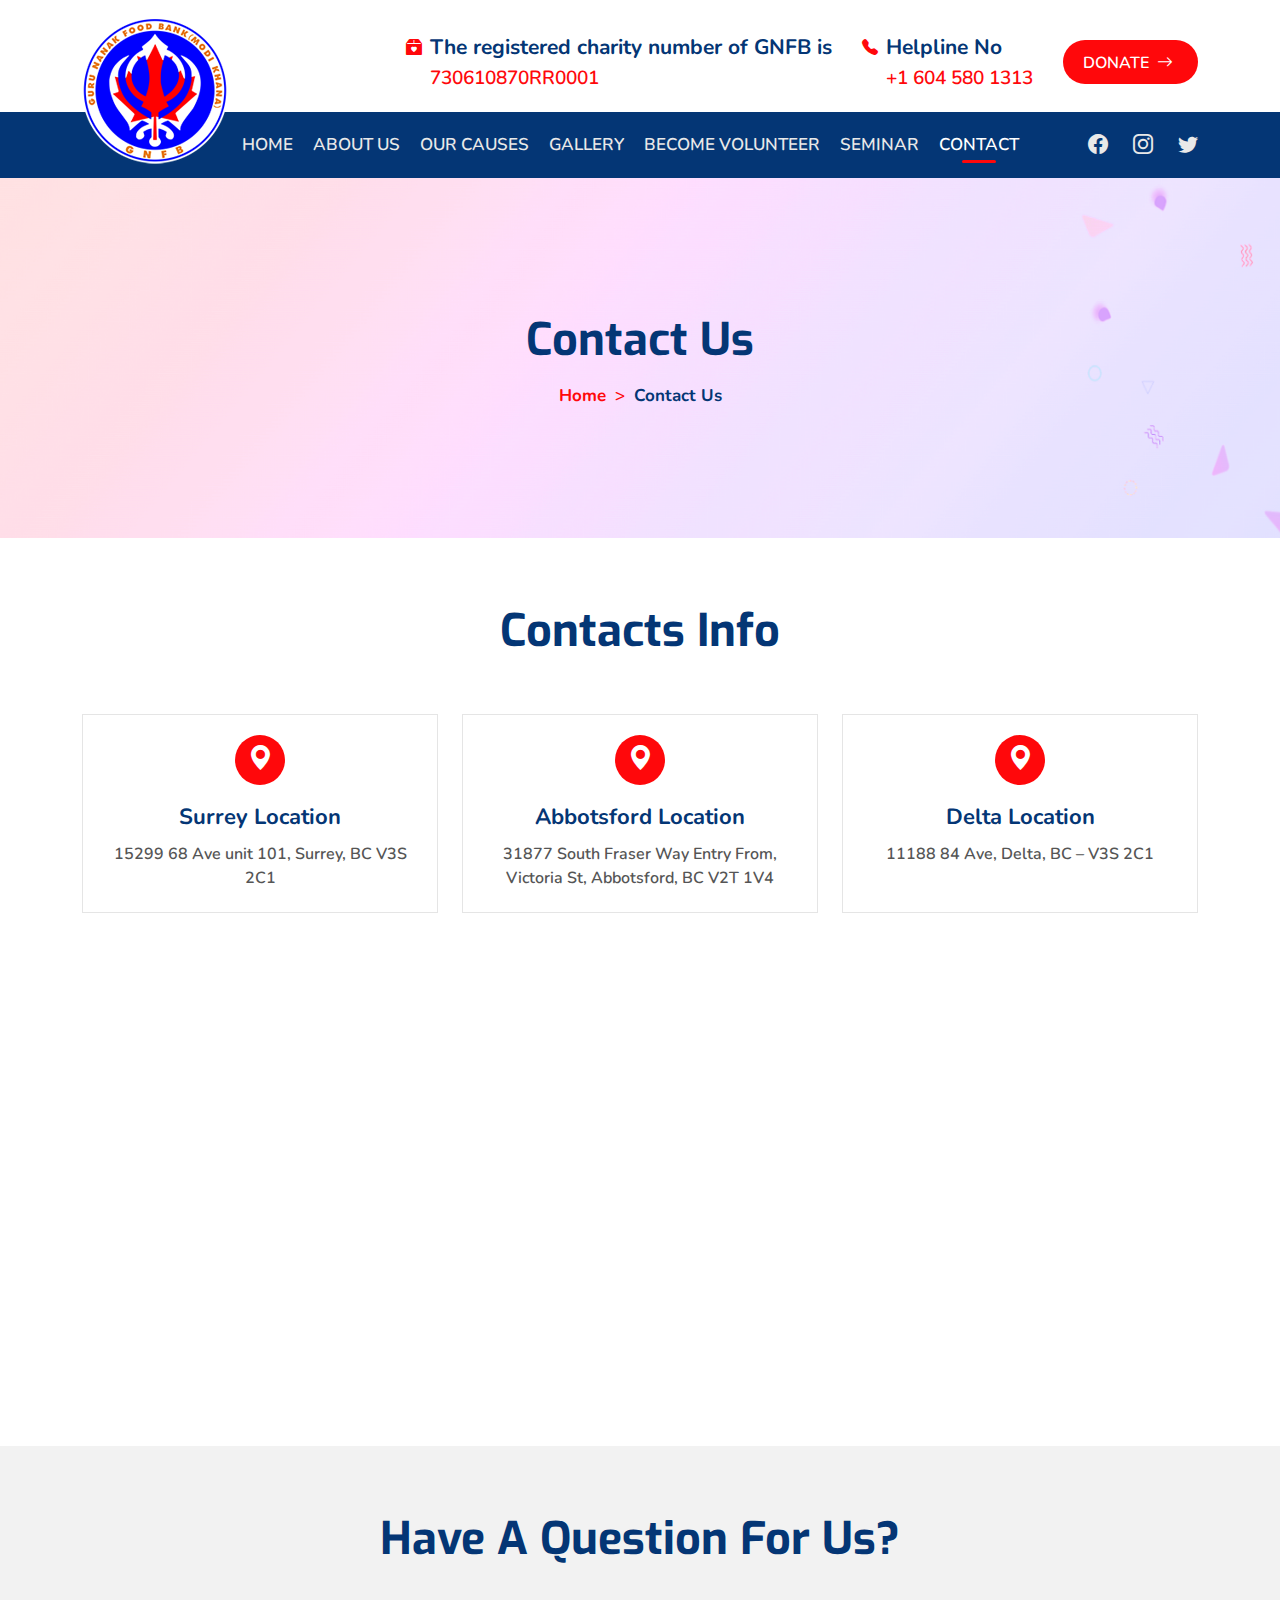
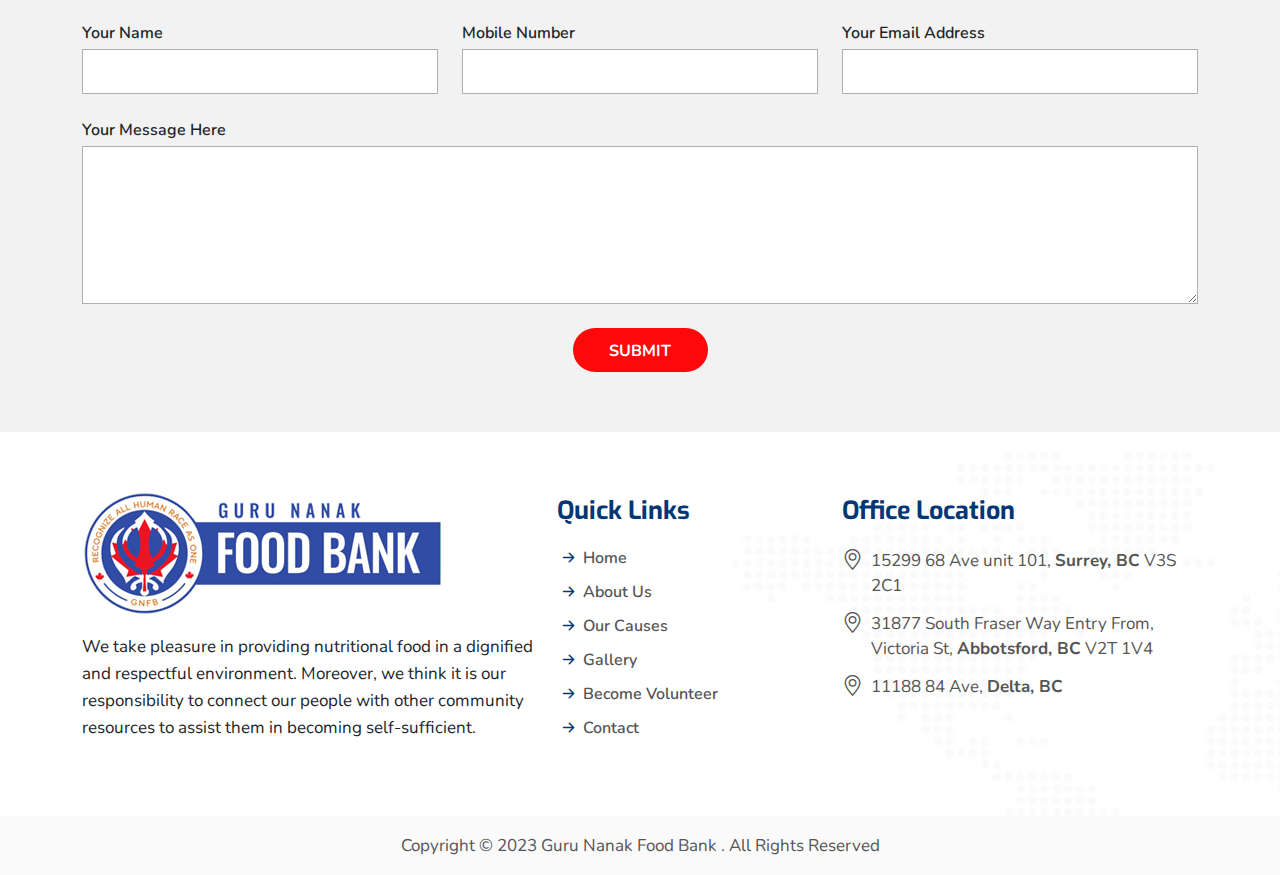
<file: WEBSITES/new-website/contact-us.html>
<!DOCTYPE html>
<html lang="en">

<head>
    <meta charset="UTF-8">
    <meta http-equiv="X-UA-Compatible" content="IE=edge">
    <meta name="viewport" content="width=device-width, initial-scale=1.0">
    <link rel="icon" type="image/x-icon" href="images/favicon.png">
    <title>New Wesbite</title>

    <!-- bootstrap -->
    <link rel="stylesheet" href="assets/bootstrap/css/bootstrap.min.css">
    <!-- bootstrap icons -->
    <link rel="stylesheet" href="https://cdn.jsdelivr.net/npm/bootstrap-icons@1.10.3/font/bootstrap-icons.css">

    <!-- swipper -->
    <link rel="stylesheet" href="assets/swipper/css/swiper-bundle.min.css">

    <!-- customs css -->
    <link rel="stylesheet" href="css/style.css">
</head>

<body>

    <header>
        <!-- top part mobile -->
        <div id="header-top-mobile" class="d-md-none">
            <div class="container">
                <div class="header-top-mobile d-flex">
                    <!-- item -->
                    <div class="item charity-number me-2">
                        <div class="inner d-flex align-items-center">
                            <!-- icon -->
                            <div class="icon me-2">
                                <i class="bi bi-box2-heart-fill app-color-primary"></i>
                            </div>
                            <!-- content -->
                            <div class="content">
                                <a href="#" class="desc text-black app-fw-600 mb-0">730610870RR0001</a>
                            </div>
                        </div>
                    </div>

                    <!-- item -->
                    <div class="item helpline-number">
                        <div class="inner d-flex align-items-center">
                            <!-- icon -->
                            <div class="icon me-2">
                                <i class="bi bi-telephone-fill app-color-primary"></i>
                            </div>
                            <!-- content -->
                            <div class="content">
                                <a href="tel: +1 604 580 1313" class="desc text-black app-fw-600 mb-0">+1 604
                                    580
                                    1313</a>
                            </div>
                        </div>
                    </div>
                </div>
            </div>
        </div>
        <!-- top part -->
        <div id="header-top">
            <div class="container">
                <!-- web top view -->
                <div class="header-top d-flex flex-wrap align-items-center">
                    <!-- logo -->
                    <div class="logo">
                        <a href="index.html">
                            <img src="images/logo.png" alt="" class="img-fluid">
                        </a>
                    </div>

                    <!-- right sec -->
                    <div class="right-sec ms-auto d-flex flex-wrap align-items-center">
                        <!-- item -->
                        <div class="item charity-number d-none d-md-block">
                            <div class="inner d-flex">
                                <!-- icon -->
                                <div class="icon pt-1 me-2">
                                    <i class="bi bi-box2-heart-fill app-color-primary"></i>
                                </div>
                                <!-- content -->
                                <div class="content">
                                    <!-- head -->
                                    <p class="head app-color-secondary app-fw-700 mb-0">
                                        The registered charity number of GNFB is
                                    </p>
                                    <!-- desc -->
                                    <a href="#" class="desc app-color-primary app-fw-600 mb-0">730610870RR0001</a>
                                </div>
                            </div>
                        </div>

                        <!-- item -->
                        <div class="item helpline-number d-none d-md-block">
                            <div class="inner d-flex">
                                <!-- icon -->
                                <div class="icon pt-1 me-2">
                                    <i class="bi bi-telephone-fill app-color-primary"></i>
                                </div>
                                <!-- content -->
                                <div class="content">
                                    <!-- head -->
                                    <p class="head app-color-secondary app-fw-700 mb-0">
                                        Helpline No
                                    </p>
                                    <!-- desc -->
                                    <a href="tel: +1 604 580 1313" class="desc app-color-primary app-fw-600 mb-0">+1 604
                                        580
                                        1313</a>
                                </div>
                            </div>
                        </div>

                        <!-- item -->
                        <div class="item donate">
                            <a href="#" class="app-btn app-btn-primary text-uppercase">
                                <span class="me-1">donate</span>
                                <span class="icon">
                                    <i class="bi bi-arrow-right text-white"></i>
                                </span>
                            </a>
                        </div>
                    </div>
                </div>
            </div>
        </div>

        <!-- header menu -->
        <div id="header-menu">
            <div class="container">
                <div class="header-menu d-flex d-lg-block align-items-center">
                    <!-- for mobile | menu btn -->
                    <div class="mobile-menu-btn d-inline-block d-lg-none">
                        <i class="bi bi-list"></i>
                    </div>

                    <!-- web menu -->
                    <div class="all-menu d-lg-flex align-items-center">
                        <!-- menu -->
                        <div class="menu d-flex flex-column flex-lg-row flex-wrap">
                            <!-- item -->
                            <a href="index.html" class="menu-item text-uppercase app-fw-600">
                                Home
                            </a>
                            <!-- item -->
                            <a href="about-us.html" class="menu-item text-uppercase app-fw-600">
                                About Us
                            </a>
                            <!-- item -->
                            <a href="our-causes.html" class="menu-item text-uppercase app-fw-600">
                                Our Causes
                            </a>
                            <!-- item -->
                            <a href="gallery.html" class="menu-item text-uppercase app-fw-600">
                                Gallery
                            </a>
                            <!-- item -->
                            <a href="volunteer-now.html" class="menu-item text-uppercase app-fw-600">
                                Become Volunteer
                            </a>
                            <!-- item -->
                            <a href="seminar.html" class="menu-item text-uppercase app-fw-600">
                                Seminar
                            </a>
                            <!-- item -->
                            <a href="contact-us.html" class="menu-item text-uppercase app-fw-600 active">
                                Contact
                            </a>
                        </div>

                        <!-- social -->
                        <div class="social d-none d-lg-block ms-auto ps-2">
                            <!-- social item -->
                            <a href="#" class="social-item" title="Facebook">
                                <i class="bi bi-facebook"></i>
                            </a>
                            <!-- social item -->
                            <a href="#" class="social-item" title="Instagram">
                                <i class="bi bi-instagram"></i>
                            </a>
                            <!-- social item -->
                            <a href="#" class="social-item" title="Twitter">
                                <i class="bi bi-twitter"></i>
                            </a>
                        </div>
                    </div>

                    <!-- for mobile | menu overlay -->
                    <div class="mobile-menu-overlay"></div>

                    <!-- social | for mobile -->
                    <div class="social social-mobile d-lg-none ms-auto ps-2">
                        <!-- social item -->
                        <a href="#" class="social-item" title="Facebook">
                            <i class="bi bi-facebook"></i>
                        </a>
                        <!-- social item -->
                        <a href="#" class="social-item" title="Instagram">
                            <i class="bi bi-instagram"></i>
                        </a>
                        <!-- social item -->
                        <a href="#" class="social-item" title="Twitter">
                            <i class="bi bi-twitter"></i>
                        </a>
                    </div>
                </div>
            </div>
        </div>
    </header>

    <main class="header-gap">
        <!-- page banner -->
        <section id="page-banner"
            style="background-image: url('images/page-banner.png');">
            <div class="container-fluid px-0">
                <div class="page-banner position-relative">
                    <div class="container">
                        <div class="content text-center">
                            <div class="app-heading app-heading-secondary text-capitalize text-center mb-2">
                                <p class="mb-0">Contact Us</p>
                            </div>
                            <div class="links">
                                <a href="index.html" class="link app-fw-700">Home</a>
                                <a href="contact-us.html" class="link app-fw-700">Contact Us</a>
                            </div>
                        </div>
                    </div>
                </div>
            </div>
        </section>

        <!-- contact info -->
        <section id="contact-info" class="app-tb-pad">
            <div class="container">
                <div class="contact-info row">
                    <div
                        class="col-12 app-heading app-heading-secondary text-capitalize text-center mb-2 mb-md-3 mb-lg-4 mb-xl-5">
                        <p class="mb-0">Contacts Info</p>
                    </div>

                    <!-- item -->
                    <div class="item col-12 col-lg-4 mb-3 mb-lg-0">
                        <div class="inner text-center">
                            <!-- icon -->
                            <div class="icon d-flex align-items-center justify-content-center mx-auto mb-3">
                                <i class="bi bi-geo-alt-fill"></i>
                            </div>
                            <!-- text -->
                            <div class="text app-fw-600">
                                <p class="head mb-2">Surrey Location</p>
                                <p class="desc mb-0">15299 68 Ave unit 101, Surrey, BC V3S 2C1</p>
                            </div>
                        </div>

                        <!-- map -->
                        <div class="map mt-3">
                            <iframe src="https://www.google.com/maps/embed?pb=!1m18!1m12!1m3!1d2610.8719415471296!2d-122.79932669999998!3d49.127067200000006!2m3!1f0!2f0!3f0!3m2!1i1024!2i768!4f13.1!3m3!1m2!1s0x5485da683ed9cced%3A0x45112e07cece40d4!2s15299%2068%20Ave%20%23101%2C%20Surrey%2C%20BC%20V3S%203L5%2C%20Canada!5e0!3m2!1sen!2sin!4v1675176915329!5m2!1sen!2sin" width="100%" height="450" style="border:0;" allowfullscreen="" loading="lazy" referrerpolicy="no-referrer-when-downgrade"></iframe>
                        </div>
                    </div>

                    <!-- item -->
                    <div class="item col-12 col-lg-4 mb-3 mb-lg-0">
                        <div class="inner text-center">
                            <!-- icon -->
                            <div class="icon d-flex align-items-center justify-content-center mx-auto mb-3">
                                <i class="bi bi-geo-alt-fill"></i>
                            </div>
                            <!-- text -->
                            <div class="text app-fw-600">
                                <p class="head mb-2">Abbotsford Location</p>
                                <p class="desc mb-0">31877 South Fraser Way Entry From, Victoria St, Abbotsford, BC V2T 1V4</p>
                            </div>
                        </div>

                        <!-- map -->
                        <div class="map mt-3">
                            <iframe src="https://www.google.com/maps/embed?pb=!1m18!1m12!1m3!1d2610.8719415471296!2d-122.79932669999998!3d49.127067200000006!2m3!1f0!2f0!3f0!3m2!1i1024!2i768!4f13.1!3m3!1m2!1s0x5485da683ed9cced%3A0x45112e07cece40d4!2s15299%2068%20Ave%20%23101%2C%20Surrey%2C%20BC%20V3S%203L5%2C%20Canada!5e0!3m2!1sen!2sin!4v1675176915329!5m2!1sen!2sin" width="100%" height="450" style="border:0;" allowfullscreen="" loading="lazy" referrerpolicy="no-referrer-when-downgrade"></iframe>
                        </div>
                    </div>

                    <!-- item -->
                    <div class="item col-12 col-lg-4 mb-3 mb-lg-0">
                        <div class="inner text-center">
                            <!-- icon -->
                            <div class="icon d-flex align-items-center justify-content-center mx-auto mb-3">
                                <i class="bi bi-geo-alt-fill"></i>
                            </div>
                            <!-- text -->
                            <div class="text app-fw-600">
                                <p class="head mb-2">Delta Location</p>
                                <p class="desc mb-0">11188 84 Ave, Delta, BC – V3S 2C1</p>
                            </div>
                        </div>

                        <!-- map -->
                        <div class="map mt-3">
                            <iframe src="https://www.google.com/maps/embed?pb=!1m18!1m12!1m3!1d2610.8719415471296!2d-122.79932669999998!3d49.127067200000006!2m3!1f0!2f0!3f0!3m2!1i1024!2i768!4f13.1!3m3!1m2!1s0x5485da683ed9cced%3A0x45112e07cece40d4!2s15299%2068%20Ave%20%23101%2C%20Surrey%2C%20BC%20V3S%203L5%2C%20Canada!5e0!3m2!1sen!2sin!4v1675176915329!5m2!1sen!2sin" width="100%" height="450" style="border:0;" allowfullscreen="" loading="lazy" referrerpolicy="no-referrer-when-downgrade"></iframe>
                        </div>
                    </div>
                </div>
            </div>
        </section>

        <!-- contact form -->
        <section id="contact-form" class="app-tb-pad">
            <div class="container">
                <div class="contact-form">
                    <div
                        class="app-heading app-heading-secondary text-capitalize text-center mb-2 mb-md-3 mb-lg-4 mb-xl-5">
                        <p class="mb-0">Have A Question For Us?</p>
                    </div>

                    <form action="#" class="row">
                        <!-- form item -->
                        <div class="form-item col-12 col-lg-4 mb-3 mb-lg-4">
                            <div class="inner app-form">
                                <label class="app-fw-600 mb-1">Your Name</label>
                                <input type="text" class="form-control">
                            </div>
                        </div>

                        <!-- form item -->
                        <div class="form-item col-12 col-lg-4 mb-3 mb-lg-4">
                            <div class="inner app-form">
                                <label class="app-fw-600 mb-1">Mobile Number</label>
                                <input type="text" class="form-control">
                            </div>
                        </div>

                        <!-- form item -->
                        <div class="form-item col-12 col-lg-4 mb-3 mb-lg-4">
                            <div class="inner app-form">
                                <label class="app-fw-600 mb-1">Your Email Address</label>
                                <input type="text" class="form-control">
                            </div>
                        </div>

                        <!-- form item -->
                        <div class="form-item col-12 mb-3 mb-lg-4">
                            <div class="inner app-form">
                                <label class="app-fw-600 mb-1">Your Message Here</label>
                                <textarea name="" id="" rows="6"
                                    class="form-control"></textarea>
                            </div>
                        </div>

                        <!-- form item -->
                        <div class="form-btn col-12 text-center">
                            <button class="app-btn app-btn-primary text-uppercase app-fw-700">Submit</button>
                        </div>
                    </form>
                </div>
            </div>
        </section>

        <!-- footer -->
        <footer id="footer" class="app-t-pad">
            <div class="container">
                <div class="footer row">
                    <!-- item -->
                    <div class="item logo-part col-12 col-lg-5 mb-3 mb-lg-0">
                        <div class="inner">
                            <div class="img mb-2 mb-md-3">
                                <a href="#" class="d-inline-block">
                                    <img src="images/footer-logo.png" alt="" class="img-fluid">
                                </a>
                            </div>
                            <p class="mb-0">
                                We take pleasure in providing nutritional food in a dignified and respectful
                                environment. Moreover, we think it is our responsibility to connect our people with
                                other community resources to assist them in becoming self-sufficient.
                            </p>
                        </div>
                    </div>

                    <!-- item -->
                    <div class="item col-12 col-md-5 col-lg-3 mb-3">
                        <div class="inner">
                            <p class="footer-head mb-2 mb-lg-3">Quick Links</p>

                            <div class="links d-flex flex-column align-items-start">
                                <!-- link -->
                                <a href="#" class="link-single d-inline-flex aling-items-center">
                                    <i class="bi bi-arrow-right-short"></i>
                                    <span>Home</span>
                                </a>
                                <!-- link -->
                                <a href="#" class="link-single d-inline-flex aling-items-center">
                                    <i class="bi bi-arrow-right-short"></i>
                                    <span>About Us</span>
                                </a>
                                <!-- link -->
                                <a href="#" class="link-single d-inline-flex aling-items-center">
                                    <i class="bi bi-arrow-right-short"></i>
                                    <span>Our Causes</span>
                                </a>
                                <!-- link -->
                                <a href="#" class="link-single d-inline-flex aling-items-center">
                                    <i class="bi bi-arrow-right-short"></i>
                                    <span>Gallery</span>
                                </a>
                                <!-- link -->
                                <a href="#" class="link-single d-inline-flex aling-items-center">
                                    <i class="bi bi-arrow-right-short"></i>
                                    <span>Become Volunteer</span>
                                </a>
                                <!-- link -->
                                <a href="#" class="link-single d-inline-flex aling-items-center">
                                    <i class="bi bi-arrow-right-short"></i>
                                    <span>Contact</span>
                                </a>
                            </div>
                        </div>
                    </div>

                    <!-- item -->
                    <div class="item col-12 col-md-7 col-lg-4 mb-0">
                        <div class="inner">
                            <p class="footer-head mb-2 mb-lg-3">Office Location</p>

                            <!-- address item -->
                            <a href="#" class="address-item d-inline-flex">
                                <i class="bi bi-geo-alt"></i>
                                <span class="ms-2">
                                    15299 68 Ave unit 101, <b>Surrey, BC</b> V3S 2C1
                                </span>
                            </a>
                            <!-- address item -->
                            <a href="#" class="address-item d-inline-flex">
                                <i class="bi bi-geo-alt"></i>
                                <span class="ms-2">
                                    31877 South Fraser Way Entry From, Victoria St, <b>Abbotsford, BC</b> V2T 1V4
                                </span>
                            </a>
                            <!-- address item -->
                            <a href="#" class="address-item d-inline-flex">
                                <i class="bi bi-geo-alt"></i>
                                <span class="ms-2">
                                    11188 84 Ave, <b>Delta, BC</b>
                                </span>
                            </a>
                        </div>
                    </div>
                </div>
            </div>

            <!-- copyright -->
            <div class="copyright app-t-mar text-center">
                <div class="container">
                    <p class="mb-0">Copyright &copy; 2023 Guru Nanak Food Bank . All Rights Reserved</p>
                </div>
            </div>
        </footer>
    </main>


    <!-- bootstrap -->
    <script src="assets/bootstrap/js/bootstrap.min.js"></script>
    <!-- swipper -->
    <script src="assets/swipper/js/swiper-bundle.min.js"></script>

    <!-- custom -->
    <script src="js/counter.js"></script>
    <script src="js/script.js"></script>
</body>

</html>
</file>
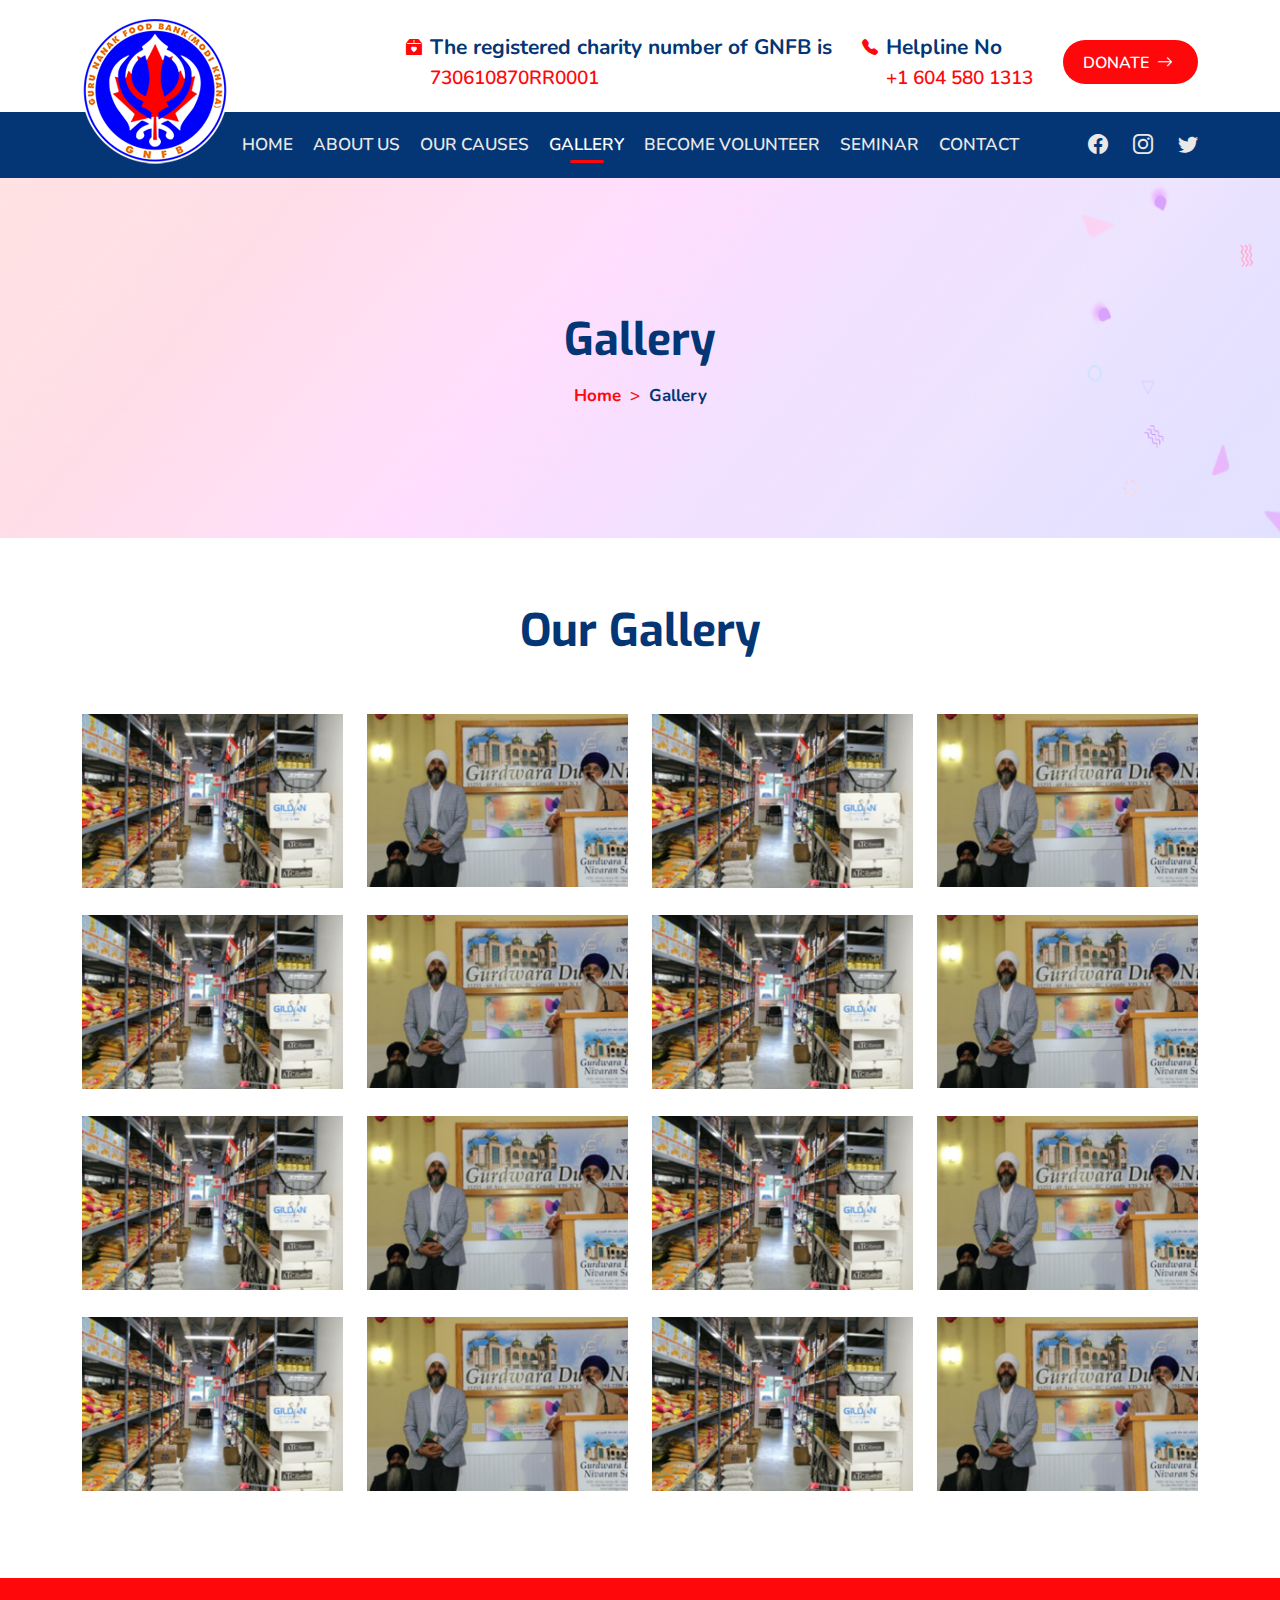
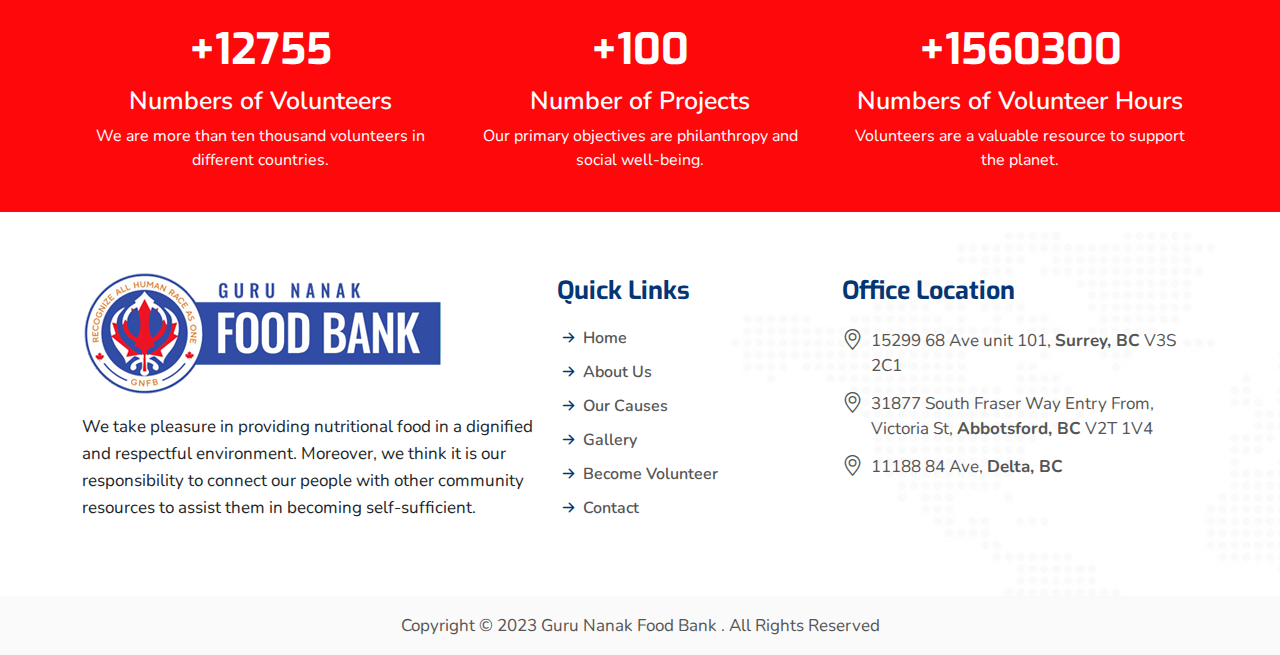
<file: WEBSITES/new-website/gallery.html>
<!DOCTYPE html>
<html lang="en">

<head>
    <meta charset="UTF-8">
    <meta http-equiv="X-UA-Compatible" content="IE=edge">
    <meta name="viewport" content="width=device-width, initial-scale=1.0">
    <link rel="icon" type="image/x-icon" data-src="images data-caption="Image Description"/favicon.png">
    <title>New Wesbite</title>

    <!-- bootstrap -->
    <link rel="stylesheet" href="assets/bootstrap/css/bootstrap.min.css">
    <!-- bootstrap icons -->
    <link rel="stylesheet" href="https://cdn.jsdelivr.net/npm/bootstrap-icons@1.10.3/font/bootstrap-icons.css">

    <!-- fancybox -->
    <link rel="stylesheet" href="assets/fancybox/css/fancybox.css">

    <!-- swipper -->
    <link rel="stylesheet" href="assets/swipper/css/swiper-bundle.min.css">

    <!-- customs css -->
    <link rel="stylesheet" href="css/style.css">
</head>

<body>

    <header>
        <!-- top part mobile -->
        <div id="header-top-mobile" class="d-md-none">
            <div class="container">
                <div class="header-top-mobile d-flex">
                    <!-- item -->
                    <div class="item charity-number me-2">
                        <div class="inner d-flex align-items-center">
                            <!-- icon -->
                            <div class="icon me-2">
                                <i class="bi bi-box2-heart-fill app-color-primary"></i>
                            </div>
                            <!-- content -->
                            <div class="content">
                                <a href="#" class="desc text-black app-fw-600 mb-0">730610870RR0001</a>
                            </div>
                        </div>
                    </div>

                    <!-- item -->
                    <div class="item helpline-number">
                        <div class="inner d-flex align-items-center">
                            <!-- icon -->
                            <div class="icon me-2">
                                <i class="bi bi-telephone-fill app-color-primary"></i>
                            </div>
                            <!-- content -->
                            <div class="content">
                                <a href="tel: +1 604 580 1313" class="desc text-black app-fw-600 mb-0">+1 604
                                    580
                                    1313</a>
                            </div>
                        </div>
                    </div>
                </div>
            </div>
        </div>
        <!-- top part -->
        <div id="header-top">
            <div class="container">
                <!-- web top view -->
                <div class="header-top d-flex flex-wrap align-items-center">
                    <!-- logo -->
                    <div class="logo">
                        <a href="index.html">
                            <img src="images/logo.png" alt="" class="img-fluid">
                        </a>
                    </div>

                    <!-- right sec -->
                    <div class="right-sec ms-auto d-flex flex-wrap align-items-center">
                        <!-- item -->
                        <div class="item charity-number d-none d-md-block">
                            <div class="inner d-flex">
                                <!-- icon -->
                                <div class="icon pt-1 me-2">
                                    <i class="bi bi-box2-heart-fill app-color-primary"></i>
                                </div>
                                <!-- content -->
                                <div class="content">
                                    <!-- head -->
                                    <p class="head app-color-secondary app-fw-700 mb-0">
                                        The registered charity number of GNFB is
                                    </p>
                                    <!-- desc -->
                                    <a href="#" class="desc app-color-primary app-fw-600 mb-0">730610870RR0001</a>
                                </div>
                            </div>
                        </div>

                        <!-- item -->
                        <div class="item helpline-number d-none d-md-block">
                            <div class="inner d-flex">
                                <!-- icon -->
                                <div class="icon pt-1 me-2">
                                    <i class="bi bi-telephone-fill app-color-primary"></i>
                                </div>
                                <!-- content -->
                                <div class="content">
                                    <!-- head -->
                                    <p class="head app-color-secondary app-fw-700 mb-0">
                                        Helpline No
                                    </p>
                                    <!-- desc -->
                                    <a href="tel: +1 604 580 1313" class="desc app-color-primary app-fw-600 mb-0">+1 604
                                        580
                                        1313</a>
                                </div>
                            </div>
                        </div>

                        <!-- item -->
                        <div class="item donate">
                            <a href="#" class="app-btn app-btn-primary text-uppercase">
                                <span class="me-1">donate</span>
                                <span class="icon">
                                    <i class="bi bi-arrow-right text-white"></i>
                                </span>
                            </a>
                        </div>
                    </div>
                </div>
            </div>
        </div>

        <!-- header menu -->
        <div id="header-menu">
            <div class="container">
                <div class="header-menu d-flex d-lg-block align-items-center">
                    <!-- for mobile | menu btn -->
                    <div class="mobile-menu-btn d-inline-block d-lg-none">
                        <i class="bi bi-list"></i>
                    </div>

                    <!-- web menu -->
                    <div class="all-menu d-lg-flex align-items-center">
                        <!-- menu -->
                        <div class="menu d-flex flex-column flex-lg-row flex-wrap">
                            <!-- item -->
                            <a href="index.html" class="menu-item text-uppercase app-fw-600">
                                Home
                            </a>
                            <!-- item -->
                            <a href="about-us.html" class="menu-item text-uppercase app-fw-600">
                                About Us
                            </a>
                            <!-- item -->
                            <a href="our-causes.html" class="menu-item text-uppercase app-fw-600">
                                Our Causes
                            </a>
                            <!-- item -->
                            <a href="gallery.html" class="menu-item text-uppercase app-fw-600 active">
                                Gallery
                            </a>
                            <!-- item -->
                            <a href="volunteer-now.html" class="menu-item text-uppercase app-fw-600">
                                Become Volunteer
                            </a>
                            <!-- item -->
                            <a href="seminar.html" class="menu-item text-uppercase app-fw-600">
                                Seminar
                            </a>
                            <!-- item -->
                            <a href="contact-us.html" class="menu-item text-uppercase app-fw-600">
                                Contact
                            </a>
                        </div>

                        <!-- social -->
                        <div class="social d-none d-lg-block ms-auto ps-2">
                            <!-- social item -->
                            <a href="#" class="social-item" title="Facebook">
                                <i class="bi bi-facebook"></i>
                            </a>
                            <!-- social item -->
                            <a href="#" class="social-item" title="Instagram">
                                <i class="bi bi-instagram"></i>
                            </a>
                            <!-- social item -->
                            <a href="#" class="social-item" title="Twitter">
                                <i class="bi bi-twitter"></i>
                            </a>
                        </div>
                    </div>

                    <!-- for mobile | menu overlay -->
                    <div class="mobile-menu-overlay"></div>

                    <!-- social | for mobile -->
                    <div class="social social-mobile d-lg-none ms-auto ps-2">
                        <!-- social item -->
                        <a href="#" class="social-item" title="Facebook">
                            <i class="bi bi-facebook"></i>
                        </a>
                        <!-- social item -->
                        <a href="#" class="social-item" title="Instagram">
                            <i class="bi bi-instagram"></i>
                        </a>
                        <!-- social item -->
                        <a href="#" class="social-item" title="Twitter">
                            <i class="bi bi-twitter"></i>
                        </a>
                    </div>
                </div>
            </div>
        </div>
    </header>

    <main class="header-gap">
        <!-- page banner -->
        <section id="page-banner" style="background-image: url('images/page-banner.png');">
            <div class="container-fluid px-0">
                <div class="page-banner position-relative">
                    <div class="container">
                        <div class="content text-center">
                            <div class="app-heading app-heading-secondary text-capitalize text-center mb-2">
                                <p class="mb-0">Gallery</p>
                            </div>
                            <div class="links">
                                <a href="index.html" class="link app-fw-700">Home</a>
                                <a href="contact-us.html" class="link app-fw-700">Gallery</a>
                            </div>
                        </div>
                    </div>
                </div>
            </div>
        </section>

        <!-- gallery -->
        <section id="gallery" class="app-tb-pad">
            <div class="container">
                <div class="gallery row">
                    <div
                        class="col-12 app-heading app-heading-secondary text-capitalize text-center mb-2 mb-md-3 mb-lg-4 mb-xl-5">
                        <p class="mb-0">our gallery</p>
                    </div>

                    <!-- item -->
                    <div class="item col-6 col-md-3">
                        <div class="inner position-relative">
                            <a data-fancybox="gallery" data-src="images/our-causes-left-sec.png" data-caption="Image Description" class="img">
                                <img src="images/our-causes-left-sec.png" alt="" class="img-fluid">
                            </a>
                            <div class="desc position-absolute">
                                <p class="mb-0">Image Description</p>
                            </div>
                        </div>
                    </div>

                    <!-- item -->
                    <div class="item col-6 col-md-3">
                        <div class="inner position-relative">
                            <a data-fancybox="gallery" data-src="images/our-causes-right-img.png" data-caption="Image Description" class="img">
                                <img src="images/our-causes-right-img.png" alt="" class="img-fluid">
                            </a>
                            <div class="desc position-absolute">
                                <p class="mb-0">Image Description</p>
                            </div>
                        </div>
                    </div>

                    <!-- item -->
                    <div class="item col-6 col-md-3">
                        <div class="inner position-relative">
                            <a data-fancybox="gallery" data-src="images/our-causes-left-sec.png" data-caption="Image Description" class="img">
                                <img src="images/our-causes-left-sec.png" alt="" class="img-fluid">
                            </a>
                            <div class="desc position-absolute">
                                <p class="mb-0">Image Description</p>
                            </div>
                        </div>
                    </div>

                    <!-- item -->
                    <div class="item col-6 col-md-3">
                        <div class="inner position-relative">
                            <a data-fancybox="gallery" data-src="images/our-causes-right-img.png" data-caption="Image Description" class="img">
                                <img src="images/our-causes-right-img.png" alt="" class="img-fluid">
                            </a>
                            <div class="desc position-absolute">
                                <p class="mb-0">Image Description</p>
                            </div>
                        </div>
                    </div>

                    <!-- item -->
                    <div class="item col-6 col-md-3">
                        <div class="inner position-relative">
                            <a data-fancybox="gallery" data-src="images/our-causes-left-sec.png" data-caption="Image Description" class="img">
                                <img src="images/our-causes-left-sec.png" alt="" class="img-fluid">
                            </a>
                            <div class="desc position-absolute">
                                <p class="mb-0">Image Description</p>
                            </div>
                        </div>
                    </div>

                    <!-- item -->
                    <div class="item col-6 col-md-3">
                        <div class="inner position-relative">
                            <a data-fancybox="gallery" data-src="images/our-causes-right-img.png" data-caption="Image Description" class="img">
                                <img src="images/our-causes-right-img.png" alt="" class="img-fluid">
                            </a>
                            <div class="desc position-absolute">
                                <p class="mb-0">Image Description</p>
                            </div>
                        </div>
                    </div>

                    <!-- item -->
                    <div class="item col-6 col-md-3">
                        <div class="inner position-relative">
                            <a data-fancybox="gallery" data-src="images/our-causes-left-sec.png" data-caption="Image Description" class="img">
                                <img src="images/our-causes-left-sec.png" alt="" class="img-fluid">
                            </a>
                            <div class="desc position-absolute">
                                <p class="mb-0">Image Description</p>
                            </div>
                        </div>
                    </div>

                    <!-- item -->
                    <div class="item col-6 col-md-3">
                        <div class="inner position-relative">
                            <a data-fancybox="gallery" data-src="images/our-causes-right-img.png" data-caption="Image Description" class="img">
                                <img src="images/our-causes-right-img.png" alt="" class="img-fluid">
                            </a>
                            <div class="desc position-absolute">
                                <p class="mb-0">Image Description</p>
                            </div>
                        </div>
                    </div>

                    <!-- item -->
                    <div class="item col-6 col-md-3">
                        <div class="inner position-relative">
                            <a data-fancybox="gallery" data-src="images/our-causes-left-sec.png" data-caption="Image Description" class="img">
                                <img src="images/our-causes-left-sec.png" alt="" class="img-fluid">
                            </a>
                            <div class="desc position-absolute">
                                <p class="mb-0">Image Description</p>
                            </div>
                        </div>
                    </div>

                    <!-- item -->
                    <div class="item col-6 col-md-3">
                        <div class="inner position-relative">
                            <a data-fancybox="gallery" data-src="images/our-causes-right-img.png" data-caption="Image Description" class="img">
                                <img src="images/our-causes-right-img.png" alt="" class="img-fluid">
                            </a>
                            <div class="desc position-absolute">
                                <p class="mb-0">Image Description</p>
                            </div>
                        </div>
                    </div>

                    <!-- item -->
                    <div class="item col-6 col-md-3">
                        <div class="inner position-relative">
                            <a data-fancybox="gallery" data-src="images/our-causes-left-sec.png" data-caption="Image Description" class="img">
                                <img src="images/our-causes-left-sec.png" alt="" class="img-fluid">
                            </a>
                            <div class="desc position-absolute">
                                <p class="mb-0">Image Description</p>
                            </div>
                        </div>
                    </div>

                    <!-- item -->
                    <div class="item col-6 col-md-3">
                        <div class="inner position-relative">
                            <a data-fancybox="gallery" data-src="images/our-causes-right-img.png" data-caption="Image Description" class="img">
                                <img src="images/our-causes-right-img.png" alt="" class="img-fluid">
                            </a>
                            <div class="desc position-absolute">
                                <p class="mb-0">Image Description</p>
                            </div>
                        </div>
                    </div>

                    <!-- item -->
                    <div class="item col-6 col-md-3">
                        <div class="inner position-relative">
                            <a data-fancybox="gallery" data-src="images/our-causes-left-sec.png" data-caption="Image Description" class="img">
                                <img src="images/our-causes-left-sec.png" alt="" class="img-fluid">
                            </a>
                            <div class="desc position-absolute">
                                <p class="mb-0">Image Description</p>
                            </div>
                        </div>
                    </div>

                    <!-- item -->
                    <div class="item col-6 col-md-3">
                        <div class="inner position-relative">
                            <a data-fancybox="gallery" data-src="images/our-causes-right-img.png" data-caption="Image Description" class="img">
                                <img src="images/our-causes-right-img.png" alt="" class="img-fluid">
                            </a>
                            <div class="desc position-absolute">
                                <p class="mb-0">Image Description</p>
                            </div>
                        </div>
                    </div>

                    <!-- item -->
                    <div class="item col-6 col-md-3">
                        <div class="inner position-relative">
                            <a data-fancybox="gallery" data-src="images/our-causes-left-sec.png" data-caption="Image Description" class="img">
                                <img src="images/our-causes-left-sec.png" alt="" class="img-fluid">
                            </a>
                            <div class="desc position-absolute">
                                <p class="mb-0">Image Description</p>
                            </div>
                        </div>
                    </div>

                    <!-- item -->
                    <div class="item col-6 col-md-3">
                        <div class="inner position-relative">
                            <a data-fancybox="gallery" data-src="images/our-causes-right-img.png" data-caption="Image Description" class="img">
                                <img src="images/our-causes-right-img.png" alt="" class="img-fluid">
                            </a>
                            <div class="desc position-absolute">
                                <p class="mb-0">Image Description</p>
                            </div>
                        </div>
                    </div>
                </div>
            </div>
        </section>

        <!-- numbers -->
        <section id="numbers">
            <div class="container">
                <div class="numbers row">
                    <!-- item -->
                    <div class="item col-12 col-md-4 mb-3 mb-md-0">
                        <div class="inner text-center">
                            <p class="head text-white mb-0">
                                +<span class="scroll-counter" data-counter-time="1500">12755</span>
                            </p>
                            <p class="sub-head text-white mb-1">
                                Numbers of Volunteers
                            </p>
                            <div class="desc text-white mb-0">
                                We are more than ten thousand volunteers in different countries.
                            </div>
                        </div>
                    </div>

                    <!-- item -->
                    <div class="item col-12 col-md-4 mb-3 mb-md-0">
                        <div class="inner text-center">
                            <p class="head text-white mb-0">
                                +<span class="scroll-counter" data-counter-time="1500">100</span>
                            </p>
                            <p class="sub-head text-white mb-1">
                                Number of Projects
                            </p>
                            <div class="desc text-white mb-0">
                                Our primary objectives are philanthropy and social well-being.
                            </div>
                        </div>
                    </div>

                    <!-- item -->
                    <div class="item col-12 col-md-4">
                        <div class="inner text-center">
                            <p class="head text-white mb-0">
                                +<span class="scroll-counter" data-counter-time="1500">1560300</span>
                            </p>
                            <p class="sub-head text-white mb-1">
                                Numbers of Volunteer Hours
                            </p>
                            <div class="desc text-white mb-0">
                                Volunteers are a valuable resource to support the planet.
                            </div>
                        </div>
                    </div>
                </div>
            </div>
        </section>

        <!-- footer -->
        <footer id="footer" class="app-t-pad">
            <div class="container">
                <div class="footer row">
                    <!-- item -->
                    <div class="item logo-part col-12 col-lg-5 mb-3 mb-lg-0">
                        <div class="inner">
                            <div class="img mb-2 mb-md-3">
                                <a href="#" class="d-inline-block">
                                    <img src="images/footer-logo.png" alt="" class="img-fluid">
                                </a>
                            </div>
                            <p class="mb-0">
                                We take pleasure in providing nutritional food in a dignified and respectful
                                environment. Moreover, we think it is our responsibility to connect our people with
                                other community resources to assist them in becoming self-sufficient.
                            </p>
                        </div>
                    </div>

                    <!-- item -->
                    <div class="item col-12 col-md-5 col-lg-3 mb-3">
                        <div class="inner">
                            <p class="footer-head mb-2 mb-lg-3">Quick Links</p>

                            <div class="links d-flex flex-column align-items-start">
                                <!-- link -->
                                <a href="#" class="link-single d-inline-flex aling-items-center">
                                    <i class="bi bi-arrow-right-short"></i>
                                    <span>Home</span>
                                </a>
                                <!-- link -->
                                <a href="#" class="link-single d-inline-flex aling-items-center">
                                    <i class="bi bi-arrow-right-short"></i>
                                    <span>About Us</span>
                                </a>
                                <!-- link -->
                                <a href="#" class="link-single d-inline-flex aling-items-center">
                                    <i class="bi bi-arrow-right-short"></i>
                                    <span>Our Causes</span>
                                </a>
                                <!-- link -->
                                <a href="#" class="link-single d-inline-flex aling-items-center">
                                    <i class="bi bi-arrow-right-short"></i>
                                    <span>Gallery</span>
                                </a>
                                <!-- link -->
                                <a href="#" class="link-single d-inline-flex aling-items-center">
                                    <i class="bi bi-arrow-right-short"></i>
                                    <span>Become Volunteer</span>
                                </a>
                                <!-- link -->
                                <a href="#" class="link-single d-inline-flex aling-items-center">
                                    <i class="bi bi-arrow-right-short"></i>
                                    <span>Contact</span>
                                </a>
                            </div>
                        </div>
                    </div>

                    <!-- item -->
                    <div class="item col-12 col-md-7 col-lg-4 mb-0">
                        <div class="inner">
                            <p class="footer-head mb-2 mb-lg-3">Office Location</p>

                            <!-- address item -->
                            <a href="#" class="address-item d-inline-flex">
                                <i class="bi bi-geo-alt"></i>
                                <span class="ms-2">
                                    15299 68 Ave unit 101, <b>Surrey, BC</b> V3S 2C1
                                </span>
                            </a>
                            <!-- address item -->
                            <a href="#" class="address-item d-inline-flex">
                                <i class="bi bi-geo-alt"></i>
                                <span class="ms-2">
                                    31877 South Fraser Way Entry From, Victoria St, <b>Abbotsford, BC</b> V2T 1V4
                                </span>
                            </a>
                            <!-- address item -->
                            <a href="#" class="address-item d-inline-flex">
                                <i class="bi bi-geo-alt"></i>
                                <span class="ms-2">
                                    11188 84 Ave, <b>Delta, BC</b>
                                </span>
                            </a>
                        </div>
                    </div>
                </div>
            </div>

            <!-- copyright -->
            <div class="copyright app-t-mar text-center">
                <div class="container">
                    <p class="mb-0">Copyright &copy; 2023 Guru Nanak Food Bank . All Rights Reserved</p>
                </div>
            </div>
        </footer>
    </main>


    <!-- bootstrap -->
    <script src="assets/bootstrap/js/bootstrap.min.js"></script>
    <!-- swipper -->
    <script src="assets/swipper/js/swiper-bundle.min.js"></script>
    <!-- fancybox -->
    <script src="assets/fancybox/js/fancybox.umd.js"></script>

    <!-- custom -->
    <script src="js/counter.js"></script>
    <script src="js/script.js"></script>
</body>

</html>
</file>
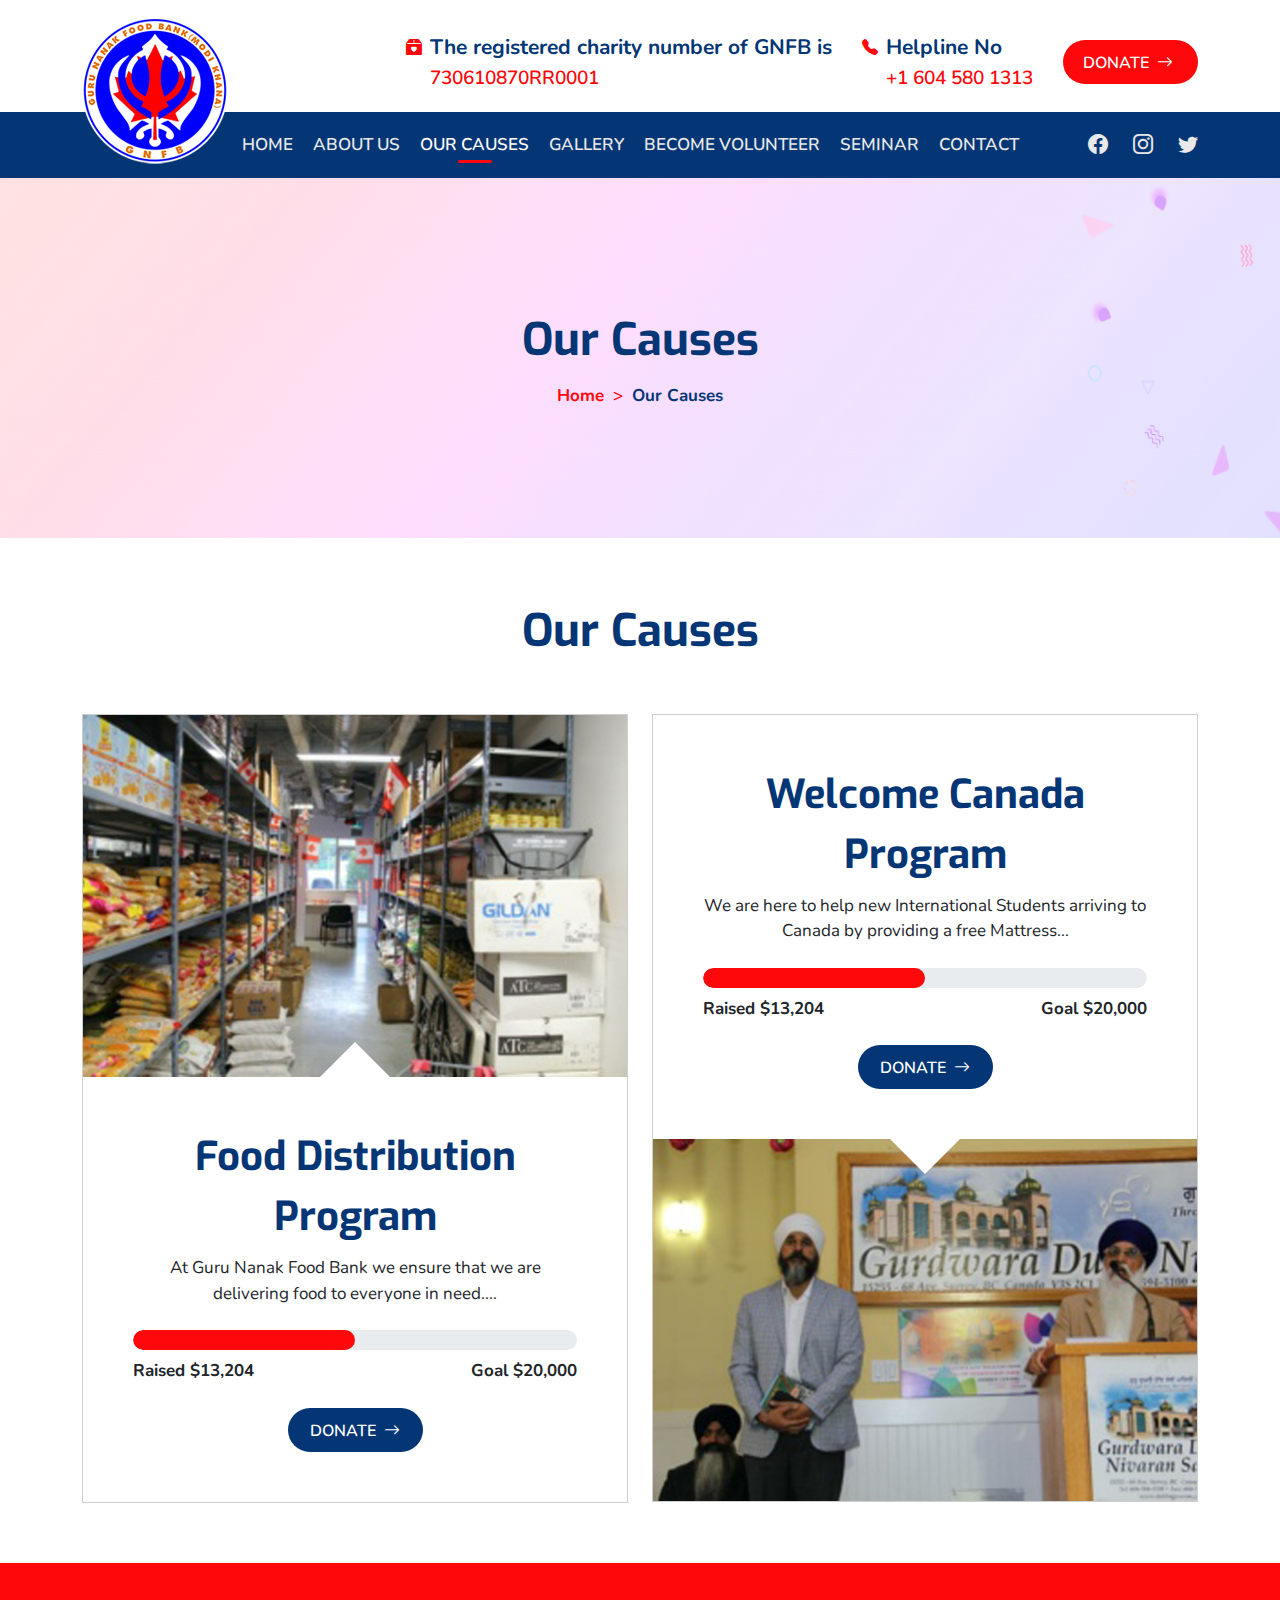
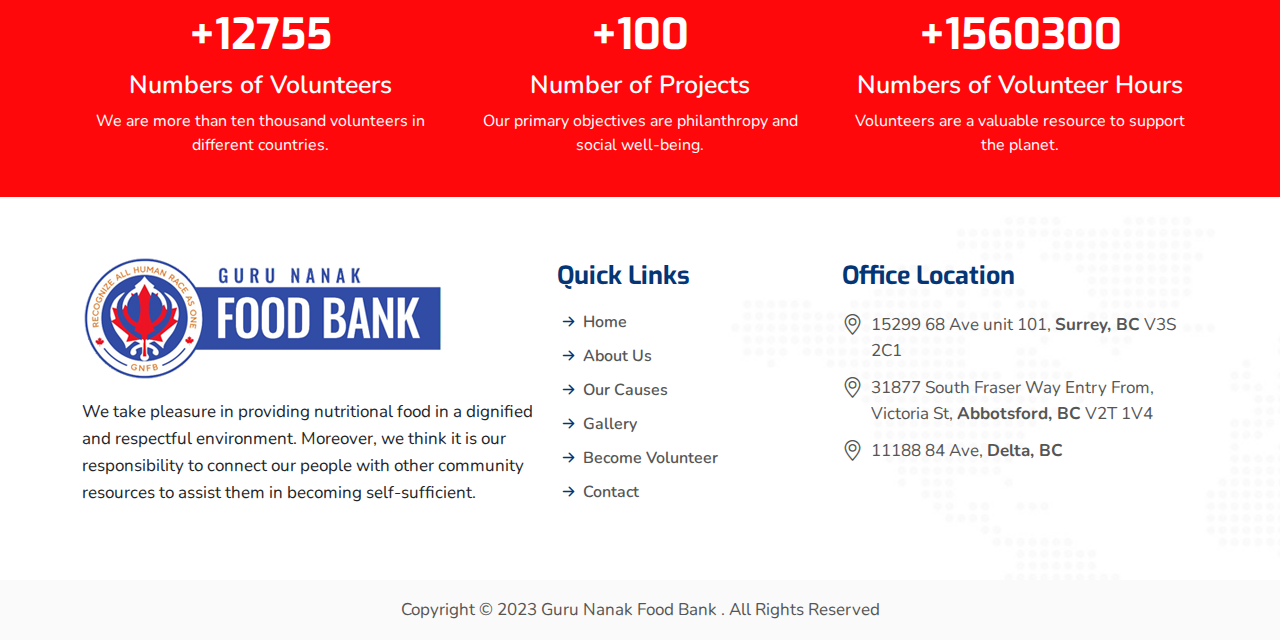
<file: WEBSITES/new-website/our-causes.html>
<!DOCTYPE html>
<html lang="en">

<head>
    <meta charset="UTF-8">
    <meta http-equiv="X-UA-Compatible" content="IE=edge">
    <meta name="viewport" content="width=device-width, initial-scale=1.0">
    <link rel="icon" type="image/x-icon" href="images/favicon.png">
    <title>New Wesbite</title>

    <!-- bootstrap -->
    <link rel="stylesheet" href="assets/bootstrap/css/bootstrap.min.css">
    <!-- bootstrap icons -->
    <link rel="stylesheet" href="https://cdn.jsdelivr.net/npm/bootstrap-icons@1.10.3/font/bootstrap-icons.css">

    <!-- swipper -->
    <link rel="stylesheet" href="assets/swipper/css/swiper-bundle.min.css">

    <!-- customs css -->
    <link rel="stylesheet" href="css/style.css">
</head>

<body>

    <header>
        <!-- top part mobile -->
        <div id="header-top-mobile" class="d-md-none">
            <div class="container">
                <div class="header-top-mobile d-flex">
                    <!-- item -->
                    <div class="item charity-number me-2">
                        <div class="inner d-flex align-items-center">
                            <!-- icon -->
                            <div class="icon me-2">
                                <i class="bi bi-box2-heart-fill app-color-primary"></i>
                            </div>
                            <!-- content -->
                            <div class="content">
                                <a href="#" class="desc text-black app-fw-600 mb-0">730610870RR0001</a>
                            </div>
                        </div>
                    </div>

                    <!-- item -->
                    <div class="item helpline-number">
                        <div class="inner d-flex align-items-center">
                            <!-- icon -->
                            <div class="icon me-2">
                                <i class="bi bi-telephone-fill app-color-primary"></i>
                            </div>
                            <!-- content -->
                            <div class="content">
                                <a href="tel: +1 604 580 1313" class="desc text-black app-fw-600 mb-0">+1 604
                                    580
                                    1313</a>
                            </div>
                        </div>
                    </div>
                </div>
            </div>
        </div>
        <!-- top part -->
        <div id="header-top">
            <div class="container">
                <!-- web top view -->
                <div class="header-top d-flex flex-wrap align-items-center">
                    <!-- logo -->
                    <div class="logo">
                        <a href="index.html">
                            <img src="images/logo.png" alt="" class="img-fluid">
                        </a>
                    </div>

                    <!-- right sec -->
                    <div class="right-sec ms-auto d-flex flex-wrap align-items-center">
                        <!-- item -->
                        <div class="item charity-number d-none d-md-block">
                            <div class="inner d-flex">
                                <!-- icon -->
                                <div class="icon pt-1 me-2">
                                    <i class="bi bi-box2-heart-fill app-color-primary"></i>
                                </div>
                                <!-- content -->
                                <div class="content">
                                    <!-- head -->
                                    <p class="head app-color-secondary app-fw-700 mb-0">
                                        The registered charity number of GNFB is
                                    </p>
                                    <!-- desc -->
                                    <a href="#" class="desc app-color-primary app-fw-600 mb-0">730610870RR0001</a>
                                </div>
                            </div>
                        </div>

                        <!-- item -->
                        <div class="item helpline-number d-none d-md-block">
                            <div class="inner d-flex">
                                <!-- icon -->
                                <div class="icon pt-1 me-2">
                                    <i class="bi bi-telephone-fill app-color-primary"></i>
                                </div>
                                <!-- content -->
                                <div class="content">
                                    <!-- head -->
                                    <p class="head app-color-secondary app-fw-700 mb-0">
                                        Helpline No
                                    </p>
                                    <!-- desc -->
                                    <a href="tel: +1 604 580 1313" class="desc app-color-primary app-fw-600 mb-0">+1 604
                                        580
                                        1313</a>
                                </div>
                            </div>
                        </div>

                        <!-- item -->
                        <div class="item donate">
                            <a href="#" class="app-btn app-btn-primary text-uppercase">
                                <span class="me-1">donate</span>
                                <span class="icon">
                                    <i class="bi bi-arrow-right text-white"></i>
                                </span>
                            </a>
                        </div>
                    </div>
                </div>
            </div>
        </div>

        <!-- header menu -->
        <div id="header-menu">
            <div class="container">
                <div class="header-menu d-flex d-lg-block align-items-center">
                    <!-- for mobile | menu btn -->
                    <div class="mobile-menu-btn d-inline-block d-lg-none">
                        <i class="bi bi-list"></i>
                    </div>

                    <!-- web menu -->
                    <div class="all-menu d-lg-flex align-items-center">
                        <!-- menu -->
                        <div class="menu d-flex flex-column flex-lg-row flex-wrap">
                            <!-- item -->
                            <a href="index.html" class="menu-item text-uppercase app-fw-600">
                                Home
                            </a>
                            <!-- item -->
                            <a href="about-us.html" class="menu-item text-uppercase app-fw-600">
                                About Us
                            </a>
                            <!-- item -->
                            <a href="our-causes.html" class="menu-item text-uppercase app-fw-600 active">
                                Our Causes
                            </a>
                            <!-- item -->
                            <a href="gallery.html" class="menu-item text-uppercase app-fw-600">
                                Gallery
                            </a>
                            <!-- item -->
                            <a href="volunteer-now.html" class="menu-item text-uppercase app-fw-600">
                                Become Volunteer
                            </a>
                            <!-- item -->
                            <a href="seminar.html" class="menu-item text-uppercase app-fw-600">
                                Seminar
                            </a>
                            <!-- item -->
                            <a href="contact-us.html" class="menu-item text-uppercase app-fw-600">
                                Contact
                            </a>
                        </div>

                        <!-- social -->
                        <div class="social d-none d-lg-block ms-auto ps-2">
                            <!-- social item -->
                            <a href="#" class="social-item" title="Facebook">
                                <i class="bi bi-facebook"></i>
                            </a>
                            <!-- social item -->
                            <a href="#" class="social-item" title="Instagram">
                                <i class="bi bi-instagram"></i>
                            </a>
                            <!-- social item -->
                            <a href="#" class="social-item" title="Twitter">
                                <i class="bi bi-twitter"></i>
                            </a>
                        </div>
                    </div>

                    <!-- for mobile | menu overlay -->
                    <div class="mobile-menu-overlay"></div>

                    <!-- social | for mobile -->
                    <div class="social social-mobile d-lg-none ms-auto ps-2">
                        <!-- social item -->
                        <a href="#" class="social-item" title="Facebook">
                            <i class="bi bi-facebook"></i>
                        </a>
                        <!-- social item -->
                        <a href="#" class="social-item" title="Instagram">
                            <i class="bi bi-instagram"></i>
                        </a>
                        <!-- social item -->
                        <a href="#" class="social-item" title="Twitter">
                            <i class="bi bi-twitter"></i>
                        </a>
                    </div>
                </div>
            </div>
        </div>
    </header>

    <main class="header-gap">
        <!-- page banner -->
        <section id="page-banner" style="background-image: url('images/page-banner.png');">
            <div class="container-fluid px-0">
                <div class="page-banner position-relative">
                    <div class="container">
                        <div class="content text-center">
                            <div class="app-heading app-heading-secondary text-capitalize text-center mb-2">
                                <p class="mb-0">Our Causes</p>
                            </div>
                            <div class="links">
                                <a href="index.html" class="link app-fw-700">Home</a>
                                <a href="contact-us.html" class="link app-fw-700">Our Causes</a>
                            </div>
                        </div>
                    </div>
                </div>
            </div>
        </section>

        <!-- our causes -->
        <section id="our-causes" class="app-tb-pad">
            <div class="container">
                <div class="our-causes row">
                    <div class="col-12 app-heading app-heading-secondary text-capitalize text-center mb-2 mb-md-3 mb-lg-4 mb-xl-5">
                        <p class="mb-0">our causes</p>
                    </div>

                    <!-- item -->
                    <div class="item col-12 col-lg-6 mb-3 mb-lg-0">
                        <div class="inner d-flex flex-column">
                            <!-- img sec -->
                            <div class="img-sec position-relative">
                                <img src="images/our-causes-left-sec.png" alt="" class="img-fluid w-100">
                            </div>

                            <!-- content sec -->
                            <div class="content-sec text-center">
                                <p class="head mb-2">Food Distribution Program</p>
                                <p class="desc mb-3 mb-lg-4">At Guru Nanak Food Bank we ensure that we are delivering
                                    food
                                    to
                                    everyone in need....</p>

                                <div class="money-data mb-3 mb-lg-4">
                                    <div class="progress" role="progressbar" aria-label="Example 20px high"
                                        aria-valuenow="50" aria-valuemin="0" aria-valuemax="100" style="height: 20px">
                                        <div class="progress-bar" style="width: 50%"></div>
                                    </div>
                                    <div class="data d-flex justify-content-between mt-2">
                                        <p class="mb-0 app-fw-700">
                                            Raised $13,204
                                        </p>
                                        <p class="mb-0 app-fw-700">
                                            Goal $20,000
                                        </p>
                                    </div>
                                </div>

                                <a href="#" class="app-btn app-btn-secondary text-uppercase">
                                    <span class="me-1">donate</span>
                                    <span class="icon">
                                        <i class="bi bi-arrow-right text-white"></i>
                                    </span>
                                </a>
                            </div>
                        </div>
                    </div>

                    <!-- item -->
                    <div class="item col-12 col-lg-6">
                        <div class="inner d-flex flex-column-reverse right-inner">
                            <!-- img sec -->
                            <div class="img-sec position-relative">
                                <img src="images/our-causes-right-img.png" alt="" class="img-fluid w-100">
                            </div>

                            <!-- content sec -->
                            <div class="content-sec text-center">
                                <p class="head mb-2">Welcome Canada Program</p>
                                <p class="desc mb-3 mb-lg-4">We are here to help new International Students arriving to Canada by providing a free Mattress...</p>

                                <div class="money-data mb-3 mb-lg-4">
                                    <div class="progress" role="progressbar" aria-label="Example 20px high"
                                        aria-valuenow="50" aria-valuemin="0" aria-valuemax="100" style="height: 20px">
                                        <div class="progress-bar" style="width: 50%"></div>
                                    </div>
                                    <div class="data d-flex justify-content-between mt-2">
                                        <p class="mb-0 app-fw-700">
                                            Raised $13,204
                                        </p>
                                        <p class="mb-0 app-fw-700">
                                            Goal $20,000
                                        </p>
                                    </div>
                                </div>

                                <a href="#" class="app-btn app-btn-secondary text-uppercase">
                                    <span class="me-1">donate</span>
                                    <span class="icon">
                                        <i class="bi bi-arrow-right text-white"></i>
                                    </span>
                                </a>
                            </div>
                        </div>
                    </div>
                </div>
            </div>
        </section>

        <!-- numbers -->
        <section id="numbers">
            <div class="container">
                <div class="numbers row">
                    <!-- item -->
                    <div class="item col-12 col-md-4 mb-3 mb-md-0">
                        <div class="inner text-center">
                            <p class="head text-white mb-0">
                                +<span class="scroll-counter" data-counter-time="1500">12755</span>
                            </p>
                            <p class="sub-head text-white mb-1">
                                Numbers of Volunteers
                            </p>
                            <div class="desc text-white mb-0">
                                We are more than ten thousand volunteers in different countries.
                            </div>
                        </div>
                    </div>

                    <!-- item -->
                    <div class="item col-12 col-md-4 mb-3 mb-md-0">
                        <div class="inner text-center">
                            <p class="head text-white mb-0">
                                +<span class="scroll-counter" data-counter-time="1500">100</span>
                            </p>
                            <p class="sub-head text-white mb-1">
                                Number of Projects
                            </p>
                            <div class="desc text-white mb-0">
                                Our primary objectives are philanthropy and social well-being.
                            </div>
                        </div>
                    </div>

                    <!-- item -->
                    <div class="item col-12 col-md-4">
                        <div class="inner text-center">
                            <p class="head text-white mb-0">
                                +<span class="scroll-counter" data-counter-time="1500">1560300</span>
                            </p>
                            <p class="sub-head text-white mb-1">
                                Numbers of Volunteer Hours
                            </p>
                            <div class="desc text-white mb-0">
                                Volunteers are a valuable resource to support the planet.
                            </div>
                        </div>
                    </div>
                </div>
            </div>
        </section>

        <!-- footer -->
        <footer id="footer" class="app-t-pad">
            <div class="container">
                <div class="footer row">
                    <!-- item -->
                    <div class="item logo-part col-12 col-lg-5 mb-3 mb-lg-0">
                        <div class="inner">
                            <div class="img mb-2 mb-md-3">
                                <a href="#" class="d-inline-block">
                                    <img src="images/footer-logo.png" alt="" class="img-fluid">
                                </a>
                            </div>
                            <p class="mb-0">
                                We take pleasure in providing nutritional food in a dignified and respectful
                                environment. Moreover, we think it is our responsibility to connect our people with
                                other community resources to assist them in becoming self-sufficient.
                            </p>
                        </div>
                    </div>

                    <!-- item -->
                    <div class="item col-12 col-md-5 col-lg-3 mb-3">
                        <div class="inner">
                            <p class="footer-head mb-2 mb-lg-3">Quick Links</p>

                            <div class="links d-flex flex-column align-items-start">
                                <!-- link -->
                                <a href="#" class="link-single d-inline-flex aling-items-center">
                                    <i class="bi bi-arrow-right-short"></i>
                                    <span>Home</span>
                                </a>
                                <!-- link -->
                                <a href="#" class="link-single d-inline-flex aling-items-center">
                                    <i class="bi bi-arrow-right-short"></i>
                                    <span>About Us</span>
                                </a>
                                <!-- link -->
                                <a href="#" class="link-single d-inline-flex aling-items-center">
                                    <i class="bi bi-arrow-right-short"></i>
                                    <span>Our Causes</span>
                                </a>
                                <!-- link -->
                                <a href="#" class="link-single d-inline-flex aling-items-center">
                                    <i class="bi bi-arrow-right-short"></i>
                                    <span>Gallery</span>
                                </a>
                                <!-- link -->
                                <a href="#" class="link-single d-inline-flex aling-items-center">
                                    <i class="bi bi-arrow-right-short"></i>
                                    <span>Become Volunteer</span>
                                </a>
                                <!-- link -->
                                <a href="#" class="link-single d-inline-flex aling-items-center">
                                    <i class="bi bi-arrow-right-short"></i>
                                    <span>Contact</span>
                                </a>
                            </div>
                        </div>
                    </div>

                    <!-- item -->
                    <div class="item col-12 col-md-7 col-lg-4 mb-0">
                        <div class="inner">
                            <p class="footer-head mb-2 mb-lg-3">Office Location</p>

                            <!-- address item -->
                            <a href="#" class="address-item d-inline-flex">
                                <i class="bi bi-geo-alt"></i>
                                <span class="ms-2">
                                    15299 68 Ave unit 101, <b>Surrey, BC</b> V3S 2C1
                                </span>
                            </a>
                            <!-- address item -->
                            <a href="#" class="address-item d-inline-flex">
                                <i class="bi bi-geo-alt"></i>
                                <span class="ms-2">
                                    31877 South Fraser Way Entry From, Victoria St, <b>Abbotsford, BC</b> V2T 1V4
                                </span>
                            </a>
                            <!-- address item -->
                            <a href="#" class="address-item d-inline-flex">
                                <i class="bi bi-geo-alt"></i>
                                <span class="ms-2">
                                    11188 84 Ave, <b>Delta, BC</b>
                                </span>
                            </a>
                        </div>
                    </div>
                </div>
            </div>

            <!-- copyright -->
            <div class="copyright app-t-mar text-center">
                <div class="container">
                    <p class="mb-0">Copyright &copy; 2023 Guru Nanak Food Bank . All Rights Reserved</p>
                </div>
            </div>
        </footer>
    </main>


    <!-- bootstrap -->
    <script src="assets/bootstrap/js/bootstrap.min.js"></script>
    <!-- swipper -->
    <script src="assets/swipper/js/swiper-bundle.min.js"></script>

    <!-- custom -->
    <script src="js/counter.js"></script>
    <script src="js/script.js"></script>
</body>

</html>
</file>
<file: WEBSITES/tables-test/style.css>
* {
    box-sizing: border-box;
}

.table {
    width: 600px;
    position: relative;
    padding-left: 100px;
}

.inner {
    overflow: auto;
}

table {
    border-collapse: collapse;
    width: 900px;
}

table th,
table td {
    border: 1px solid #333;
    padding: 10px;
    text-align: left;
}

table th {
    width: 100px;
    position: absolute;
    left: 0;
}
</file>
<file: WEBSITES/electrosonic/assets/feather-icons/feather.css>
@font-face {
	font-family: 'Feather';
	src:
	url('fonts/Feather.ttf?sdxovp') format('truetype'),
	url('fonts/Feather.woff?sdxovp') format('woff'),
	url('fonts/Feather.svg?sdxovp#Feather') format('svg');
	font-weight: normal;
	font-style: normal;
}
[class^="feather-"], [class*=" feather-"] {
	font-family: 'feather' !important;
	speak: none;
	font-style: normal;
	font-weight: normal;
	font-variant: normal;
	text-transform: none;
	line-height: 1;
	-webkit-font-smoothing: antialiased;
	-moz-osx-font-smoothing: grayscale;
}

.feather-activity:before {
	content: "\e900";
}
.feather-airplay:before {
	content: "\e901";
}
.feather-alert-circle:before {
	content: "\e902";
}
.feather-alert-octagon:before {
	content: "\e903";
}
.feather-alert-triangle:before {
	content: "\e904";
}
.feather-align-center:before {
	content: "\e905";
}
.feather-align-justify:before {
	content: "\e906";
}
.feather-align-left:before {
	content: "\e907";
}
.feather-align-right:before {
	content: "\e908";
}
.feather-anchor:before {
	content: "\e909";
}
.feather-aperture:before {
	content: "\e90a";
}
.feather-archive:before {
	content: "\e90b";
}
.feather-arrow-down:before {
	content: "\e90c";
}
.feather-arrow-down-circle:before {
	content: "\e90d";
}
.feather-arrow-down-left:before {
	content: "\e90e";
}
.feather-arrow-down-right:before {
	content: "\e90f";
}
.feather-arrow-left:before {
	content: "\e910";
}
.feather-arrow-left-circle:before {
	content: "\e911";
}
.feather-arrow-right:before {
	content: "\e912";
}
.feather-arrow-right-circle:before {
	content: "\e913";
}
.feather-arrow-up:before {
	content: "\e914";
}
.feather-arrow-up-circle:before {
	content: "\e915";
}
.feather-arrow-up-left:before {
	content: "\e916";
}
.feather-arrow-up-right:before {
	content: "\e917";
}
.feather-at-sign:before {
	content: "\e918";
}
.feather-award:before {
	content: "\e919";
}
.feather-bar-chart:before {
	content: "\e91a";
}
.feather-bar-chart-2:before {
	content: "\e91b";
}
.feather-battery:before {
	content: "\e91c";
}
.feather-battery-charging:before {
	content: "\e91d";
}
.feather-bell:before {
	content: "\e91e";
}
.feather-bell-off:before {
	content: "\e91f";
}
.feather-bluetooth:before {
	content: "\e920";
}
.feather-bold:before {
	content: "\e921";
}
.feather-book:before {
	content: "\e922";
}
.feather-book-open:before {
	content: "\e923";
}
.feather-bookmark:before {
	content: "\e924";
}
.feather-box:before {
	content: "\e925";
}
.feather-briefcase:before {
	content: "\e926";
}
.feather-calendar:before {
	content: "\e927";
}
.feather-camera:before {
	content: "\e928";
}
.feather-camera-off:before {
	content: "\e929";
}
.feather-cast:before {
	content: "\e92a";
}
.feather-check:before {
	content: "\e92b";
}
.feather-check-circle:before {
	content: "\e92c";
}
.feather-check-square:before {
	content: "\e92d";
}
.feather-chevron-down:before {
	content: "\e92e";
}
.feather-chevron-left:before {
	content: "\e92f";
}
.feather-chevron-right:before {
	content: "\e930";
}
.feather-chevron-up:before {
	content: "\e931";
}
.feather-chevrons-down:before {
	content: "\e932";
}
.feather-chevrons-left:before {
	content: "\e933";
}
.feather-chevrons-right:before {
	content: "\e934";
}
.feather-chevrons-up:before {
	content: "\e935";
}
.feather-chrome:before {
	content: "\e936";
}
.feather-circle:before {
	content: "\e937";
}
.feather-clipboard:before {
	content: "\e938";
}
.feather-clock:before {
	content: "\e939";
}
.feather-cloud:before {
	content: "\e93a";
}
.feather-cloud-drizzle:before {
	content: "\e93b";
}
.feather-cloud-lightning:before {
	content: "\e93c";
}
.feather-cloud-off:before {
	content: "\e93d";
}
.feather-cloud-rain:before {
	content: "\e93e";
}
.feather-cloud-snow:before {
	content: "\e93f";
}
.feather-code:before {
	content: "\e940";
}
.feather-codepen:before {
	content: "\e941";
}
.feather-command:before {
	content: "\e942";
}
.feather-compass:before {
	content: "\e943";
}
.feather-copy:before {
	content: "\e944";
}
.feather-corner-down-left:before {
	content: "\e945";
}
.feather-corner-down-right:before {
	content: "\e946";
}
.feather-corner-left-down:before {
	content: "\e947";
}
.feather-corner-left-up:before {
	content: "\e948";
}
.feather-corner-right-down:before {
	content: "\e949";
}
.feather-corner-right-up:before {
	content: "\e94a";
}
.feather-corner-up-left:before {
	content: "\e94b";
}
.feather-corner-up-right:before {
	content: "\e94c";
}
.feather-cpu:before {
	content: "\e94d";
}
.feather-credit-card:before {
	content: "\e94e";
}
.feather-crop:before {
	content: "\e94f";
}
.feather-crosshair:before {
	content: "\e950";
}
.feather-database:before {
	content: "\e951";
}
.feather-delete:before {
	content: "\e952";
}
.feather-disc:before {
	content: "\e953";
}
.feather-dollar-sign:before {
	content: "\e954";
}
.feather-download:before {
	content: "\e955";
}
.feather-download-cloud:before {
	content: "\e956";
}
.feather-droplet:before {
	content: "\e957";
}
.feather-edit:before {
	content: "\e958";
}
.feather-edit-2:before {
	content: "\e959";
}
.feather-edit-3:before {
	content: "\e95a";
}
.feather-external-link:before {
	content: "\e95b";
}
.feather-eye:before {
	content: "\e95c";
}
.feather-eye-off:before {
	content: "\e95d";
}
.feather-facebook:before {
	content: "\e95e";
}
.feather-fast-forward:before {
	content: "\e95f";
}
.feather-feather:before {
	content: "\e960";
}
.feather-file:before {
	content: "\e961";
}
.feather-file-minus:before {
	content: "\e962";
}
.feather-file-plus:before {
	content: "\e963";
}
.feather-file-text:before {
	content: "\e964";
}
.feather-film:before {
	content: "\e965";
}
.feather-filter:before {
	content: "\e966";
}
.feather-flag:before {
	content: "\e967";
}
.feather-folder:before {
	content: "\e968";
}
.feather-folder-minus:before {
	content: "\e969";
}
.feather-folder-plus:before {
	content: "\e96a";
}
.feather-gift:before {
	content: "\e96b";
}
.feather-git-branch:before {
	content: "\e96c";
}
.feather-git-commit:before {
	content: "\e96d";
}
.feather-git-merge:before {
	content: "\e96e";
}
.feather-git-pull-request:before {
	content: "\e96f";
}
.feather-github:before {
	content: "\e970";
}
.feather-gitlab:before {
	content: "\e971";
}
.feather-globe:before {
	content: "\e972";
}
.feather-grid:before {
	content: "\e973";
}
.feather-hard-drive:before {
	content: "\e974";
}
.feather-hash:before {
	content: "\e975";
}
.feather-headphones:before {
	content: "\e976";
}
.feather-heart:before {
	content: "\e977";
}
.feather-help-circle:before {
	content: "\e978";
}
.feather-home:before {
	content: "\e979";
}
.feather-image:before {
	content: "\e97a";
}
.feather-inbox:before {
	content: "\e97b";
}
.feather-info:before {
	content: "\e97c";
}
.feather-instagram:before {
	content: "\e97d";
}
.feather-italic:before {
	content: "\e97e";
}
.feather-layers:before {
	content: "\e97f";
}
.feather-layout:before {
	content: "\e980";
}
.feather-life-buoy:before {
	content: "\e981";
}
.feather-link:before {
	content: "\e982";
}
.feather-link-2:before {
	content: "\e983";
}
.feather-linkedin:before {
	content: "\e984";
}
.feather-list:before {
	content: "\e985";
}
.feather-loader:before {
	content: "\e986";
}
.feather-lock:before {
	content: "\e987";
}
.feather-log-in:before {
	content: "\e988";
}
.feather-log-out:before {
	content: "\e989";
}
.feather-mail:before {
	content: "\e98a";
}
.feather-map:before {
	content: "\e98b";
}
.feather-map-pin:before {
	content: "\e98c";
}
.feather-maximize:before {
	content: "\e98d";
}
.feather-maximize-2:before {
	content: "\e98e";
}
.feather-menu:before {
	content: "\e98f";
}
.feather-message-circle:before {
	content: "\e990";
}
.feather-message-square:before {
	content: "\e991";
}
.feather-mic:before {
	content: "\e992";
}
.feather-mic-off:before {
	content: "\e993";
}
.feather-minimize:before {
	content: "\e994";
}
.feather-minimize-2:before {
	content: "\e995";
}
.feather-minus:before {
	content: "\e996";
}
.feather-minus-circle:before {
	content: "\e997";
}
.feather-minus-square:before {
	content: "\e998";
}
.feather-monitor:before {
	content: "\e999";
}
.feather-moon:before {
	content: "\e99a";
}
.feather-more-horizontal:before {
	content: "\e99b";
}
.feather-more-vertical:before {
	content: "\e99c";
}
.feather-move:before {
	content: "\e99d";
}
.feather-music:before {
	content: "\e99e";
}
.feather-navigation:before {
	content: "\e99f";
}
.feather-navigation-2:before {
	content: "\e9a0";
}
.feather-octagon:before {
	content: "\e9a1";
}
.feather-package:before {
	content: "\e9a2";
}
.feather-paperclip:before {
	content: "\e9a3";
}
.feather-pause:before {
	content: "\e9a4";
}
.feather-pause-circle:before {
	content: "\e9a5";
}
.feather-percent:before {
	content: "\e9a6";
}
.feather-phone:before {
	content: "\e9a7";
}
.feather-phone-call:before {
	content: "\e9a8";
}
.feather-phone-forwarded:before {
	content: "\e9a9";
}
.feather-phone-incoming:before {
	content: "\e9aa";
}
.feather-phone-missed:before {
	content: "\e9ab";
}
.feather-phone-off:before {
	content: "\e9ac";
}
.feather-phone-outgoing:before {
	content: "\e9ad";
}
.feather-pie-chart:before {
	content: "\e9ae";
}
.feather-play:before {
	content: "\e9af";
}
.feather-play-circle:before {
	content: "\e9b0";
}
.feather-plus:before {
	content: "\e9b1";
}
.feather-plus-circle:before {
	content: "\e9b2";
}
.feather-plus-square:before {
	content: "\e9b3";
}
.feather-pocket:before {
	content: "\e9b4";
}
.feather-power:before {
	content: "\e9b5";
}
.feather-printer:before {
	content: "\e9b6";
}
.feather-radio:before {
	content: "\e9b7";
}
.feather-refresh-ccw:before {
	content: "\e9b8";
}
.feather-refresh-cw:before {
	content: "\e9b9";
}
.feather-repeat:before {
	content: "\e9ba";
}
.feather-rewind:before {
	content: "\e9bb";
}
.feather-rotate-ccw:before {
	content: "\e9bc";
}
.feather-rotate-cw:before {
	content: "\e9bd";
}
.feather-rss:before {
	content: "\e9be";
}
.feather-save:before {
	content: "\e9bf";
}
.feather-scissors:before {
	content: "\e9c0";
}
.feather-search:before {
	content: "\e9c1";
}
.feather-send:before {
	content: "\e9c2";
}
.feather-server:before {
	content: "\e9c3";
}
.feather-settings:before {
	content: "\e9c4";
}
.feather-share:before {
	content: "\e9c5";
}
.feather-share-2:before {
	content: "\e9c6";
}
.feather-shield:before {
	content: "\e9c7";
}
.feather-shield-off:before {
	content: "\e9c8";
}
.feather-shopping-bag:before {
	content: "\e9c9";
}
.feather-shopping-cart:before {
	content: "\e9ca";
}
.feather-shuffle:before {
	content: "\e9cb";
}
.feather-sidebar:before {
	content: "\e9cc";
}
.feather-skip-back:before {
	content: "\e9cd";
}
.feather-skip-forward:before {
	content: "\e9ce";
}
.feather-slack:before {
	content: "\e9cf";
}
.feather-slash:before {
	content: "\e9d0";
}
.feather-sliders:before {
	content: "\e9d1";
}
.feather-smartphone:before {
	content: "\e9d2";
}
.feather-speaker:before {
	content: "\e9d3";
}
.feather-square:before {
	content: "\e9d4";
}
.feather-star:before {
	content: "\e9d5";
}
.feather-stop-circle:before {
	content: "\e9d6";
}
.feather-sun:before {
	content: "\e9d7";
}
.feather-sunrise:before {
	content: "\e9d8";
}
.feather-sunset:before {
	content: "\e9d9";
}
.feather-tablet:before {
	content: "\e9da";
}
.feather-tag:before {
	content: "\e9db";
}
.feather-target:before {
	content: "\e9dc";
}
.feather-terminal:before {
	content: "\e9dd";
}
.feather-thermometer:before {
	content: "\e9de";
}
.feather-thumbs-down:before {
	content: "\e9df";
}
.feather-thumbs-up:before {
	content: "\e9e0";
}
.feather-toggle-left:before {
	content: "\e9e1";
}
.feather-toggle-right:before {
	content: "\e9e2";
}
.feather-trash:before {
	content: "\e9e3";
}
.feather-trash-2:before {
	content: "\e9e4";
}
.feather-trending-down:before {
	content: "\e9e5";
}
.feather-trending-up:before {
	content: "\e9e6";
}
.feather-triangle:before {
	content: "\e9e7";
}
.feather-truck:before {
	content: "\e9e8";
}
.feather-tv:before {
	content: "\e9e9";
}
.feather-twitter:before {
	content: "\e9ea";
}
.feather-type:before {
	content: "\e9eb";
}
.feather-umbrella:before {
	content: "\e9ec";
}
.feather-underline:before {
	content: "\e9ed";
}
.feather-unlock:before {
	content: "\e9ee";
}
.feather-upload:before {
	content: "\e9ef";
}
.feather-upload-cloud:before {
	content: "\e9f0";
}
.feather-user:before {
	content: "\e9f1";
}
.feather-user-check:before {
	content: "\e9f2";
}
.feather-user-minus:before {
	content: "\e9f3";
}
.feather-user-plus:before {
	content: "\e9f4";
}
.feather-user-x:before {
	content: "\e9f5";
}
.feather-users:before {
	content: "\e9f6";
}
.feather-video:before {
	content: "\e9f7";
}
.feather-video-off:before {
	content: "\e9f8";
}
.feather-voicemail:before {
	content: "\e9f9";
}
.feather-volume:before {
	content: "\e9fa";
}
.feather-volume-1:before {
	content: "\e9fb";
}
.feather-volume-2:before {
	content: "\e9fc";
}
.feather-volume-x:before {
	content: "\e9fd";
}
.feather-watch:before {
	content: "\e9fe";
}
.feather-wifi:before {
	content: "\e9ff";
}
.feather-wifi-off:before {
	content: "\ea00";
}
.feather-wind:before {
	content: "\ea01";
}
.feather-x:before {
	content: "\ea02";
}
.feather-x-circle:before {
	content: "\ea03";
}
.feather-x-square:before {
	content: "\ea04";
}
.feather-youtube:before {
	content: "\ea05";
}
.feather-zap:before {
	content: "\ea06";
}
.feather-zap-off:before {
	content: "\ea07";
}
.feather-zoom-in:before {
	content: "\ea08";
}
.feather-zoom-out:before {
	content: "\ea09";
}
</file>
<file: WEBSITES/electrosonic/css/style.css>
@import url("https://fonts.googleapis.com/css2?family=Lato:wght@100;300;400;700;900&family=Nunito:wght@200;300;400;500;600;700;800;900&display=swap");
.font-family-nunito { font-family: 'Nunito', sans-serif; }

.font-family-lato { font-family: 'Lato', sans-serif; }

/* FONT WEIGHT CLASSES */
.st-fw-100 { font-weight: 100 !important; }

.st-fw-200 { font-weight: 200 !important; }

.st-fw-300 { font-weight: 300 !important; }

.st-fw-400 { font-weight: 400 !important; }

.st-fw-500 { font-weight: 500 !important; }

.st-fw-600 { font-weight: 600 !important; }

.st-fw-700 { font-weight: 700 !important; }

.st-fw-800 { font-weight: 800 !important; }

.st-fw-900 { font-weight: 900 !important; }

/* SIZES */
.st-fs-10 { font-size: 10px !important; }

.st-fs-11 { font-size: 11px !important; }

.st-fs-12 { font-size: 12px !important; }

.st-fs-13 { font-size: 13px !important; }

.st-fs-14 { font-size: 14px !important; }

.st-fs-15 { font-size: 15px !important; }

.st-fs-16 { font-size: 16px !important; }

.st-fs-17 { font-size: 17px !important; }

.st-fs-18 { font-size: 18px !important; }

.st-fs-19 { font-size: 19px !important; }

.st-fs-20 { font-size: 20px !important; }

.st-fs-21 { font-size: 21px !important; }

.st-fs-22 { font-size: 22px !important; }

.st-fs-23 { font-size: 23px !important; }

.st-fs-24 { font-size: 24px !important; }

.st-fs-25 { font-size: 25px !important; }

.cursor-pointer { cursor: pointer; }

.st-heading-container > .head { font-size: 27px; line-height: 35px; font-weight: 700; margin-bottom: 0; }
@media screen and (min-width: 768px) { .st-heading-container > .head { font-size: 30px; line-height: 40px; } }
@media screen and (min-width: 992px) { .st-heading-container > .head { font-size: 44px; line-height: 54px; } }
.st-heading-container > .pre-head { font-size: 17px; color: #01a3cc; margin-bottom: 2px; font-weight: 600; line-height: normal; }
@media screen and (min-width: 992px) { .st-heading-container > .pre-head { font-size: 25px; } }
@media screen and (min-width: 992px) { .st-heading-container > .desc { font-size: 17px; } }
.st-heading-container.heading-bolder > .head { font-weight: 800; }
.st-heading-container.heading-white { color: #fff; }
.st-heading-container.heading-shadow > .head, .st-heading-container.heading-shadow > .desc { text-shadow: 1px 1px 5px rgba(0, 0, 0, 0.9); }
@media screen and (min-width: 992px) { .st-heading-container.heading-lg > .head { font-size: 48px; line-height: 60px; } }
@media screen and (min-width: 992px) { .st-heading-container.heading-lg > .desc { font-size: 19px; } }
@media screen and (min-width: 992px) { .st-heading-container.heading-sm > .head { font-size: 32px; } }

.st-btn { border: none; border-radius: 0; padding: 8px 15px; font-size: 17px; transition: 0.2s; }
.st-btn:focus, .st-btn:hover, .st-btn:active { box-shadow: none !important; text-shadow: none !important; }
.st-btn:not(.no-min-width) { min-width: 200px; }
.st-btn:not(.no-height) { height: 45px; }
.st-btn.no-padding { padding: 0; }
.st-btn.st-btn-primary-gradient { background: #01a3cc; background: linear-gradient(35deg, #01a3cc 31%, #133da7 100%); color: #fff; }
.st-btn.st-btn-primary-gradient:hover { opacity: .9; }
.st-btn.st-btn-primary-gradient:active { opacity: .8; }
.st-btn.st-btn-primary { background: #133da7; color: #fff; }
.st-btn.st-btn-primary:hover { background: #103590; }
.st-btn.st-btn-primary:active { background: #0e2c79; }
.st-btn.st-btn-secondary { background: #01a3cc; color: #fff; }
.st-btn.st-btn-secondary:hover { background: #018fb3; }
.st-btn.st-btn-secondary:active { background: #017a99; }
.st-btn.st-btn-transparent { background-color: transparent !important; }
.st-btn.st-btn-transparent:focus, .st-btn.st-btn-transparent:hover, .st-btn.st-btn-transparent:active { background-color: transparent !important; }
.st-btn.st-btn-transparent-with-icon { background-color: transparent !important; color: #133da7; font-size: 20px; font-weight: 600; }
.st-btn.st-btn-transparent-with-icon:focus, .st-btn.st-btn-transparent-with-icon:hover, .st-btn.st-btn-transparent-with-icon:active { background-color: transparent !important; }
.st-btn.st-btn-transparent-with-icon > .icon { height: 32px; width: 32px; background: #133da7; border-radius: 50%; color: #fff; font-size: 18px; }
.st-btn.st-btn-transparent-with-icon > .icon i { position: relative; transition: 0.2s; left: 0; }
.st-btn.st-btn-transparent-with-icon > .text { margin-left: 10px; }
.st-btn.st-btn-transparent-with-icon:hover > .icon i { left: 4px; }

.st-bg-gradient { background: #133da7; background: linear-gradient(35deg, #133da7 30%, #02aad5 100%); }

.st-form { width: 100%; }
.st-form > input:not([type=radio]):not([type=checkbox]), .st-form > select, .st-form > textarea { border-radius: 0; border-color: #c6c6c6; color: #333; background-color: #fff; }
.st-form > input:not([type=radio]):not([type=checkbox]):focus, .st-form > select:focus, .st-form > textarea:focus { border-color: #9c9c9c; box-shadow: none !important; outline: none !important; }
.st-form > input:not([type=radio]):not([type=checkbox])::placeholder, .st-form > select::placeholder, .st-form > textarea::placeholder { /* Chrome, Firefox, Opera, Safari 10.1+ */ color: #333; opacity: 1; /* Firefox */ }
.st-form > input:not([type=radio]):not([type=checkbox]):-ms-input-placeholder, .st-form > select:-ms-input-placeholder, .st-form > textarea:-ms-input-placeholder { /* Internet Explorer 10-11 */ color: #333; }
.st-form > input:not([type=radio]):not([type=checkbox])::-ms-input-placeholder, .st-form > select::-ms-input-placeholder, .st-form > textarea::-ms-input-placeholder { /* Microsoft Edge */ color: #333; }
.st-form > input:not([type=radio]):not([type=checkbox]), .st-form > select { height: 45px; }
@media screen and (min-width: 768px) { .st-form.form-lt, .st-form.form-rt { width: 50%; }
  .st-form.form-lt { padding-right: 10px; }
  .st-form.form-rt { padding-left: 10px; } }
.st-form.no-resize > textarea { resize: none; }
.st-form.form-underlined > input:not([type=radio]):not([type=checkbox]), .st-form.form-underlined > select, .st-form.form-underlined > textarea { background-color: transparent; padding-left: 0; padding-right: 0; border: none; border-bottom: 1px solid #333 !important; }
.st-form.form-underlined.form-underlined-gray > input:not([type=radio]):not([type=checkbox]), .st-form.form-underlined.form-underlined-gray > select, .st-form.form-underlined.form-underlined-gray > textarea { border-bottom-color: #acacac !important; color: #fff; }
.st-form.form-underlined.form-underlined-gray > input:not([type=radio]):not([type=checkbox])::placeholder, .st-form.form-underlined.form-underlined-gray > select::placeholder, .st-form.form-underlined.form-underlined-gray > textarea::placeholder { /* Chrome, Firefox, Opera, Safari 10.1+ */ color: #adadad; opacity: 1; /* Firefox */ }
.st-form.form-underlined.form-underlined-gray > input:not([type=radio]):not([type=checkbox]):-ms-input-placeholder, .st-form.form-underlined.form-underlined-gray > select:-ms-input-placeholder, .st-form.form-underlined.form-underlined-gray > textarea:-ms-input-placeholder { /* Internet Explorer 10-11 */ color: #adadad; }
.st-form.form-underlined.form-underlined-gray > input:not([type=radio]):not([type=checkbox])::-ms-input-placeholder, .st-form.form-underlined.form-underlined-gray > select::-ms-input-placeholder, .st-form.form-underlined.form-underlined-gray > textarea::-ms-input-placeholder { /* Microsoft Edge */ color: #adadad; }

.flex1 { flex: 1; }

.com-pad-t, .com-pad-tb { padding-top: 40px; }

.com-pad-b, .com-pad-tb { padding-bottom: 40px; }

.com-mar-t, .com-mar-tb { margin-top: 40px; }

.com-mar-b, .com-mar-tb { margin-bottom: 40px; }

@media screen and (min-width: 992px) { .com-pad-t, .com-pad-tb { padding-top: 100px; }
  .com-pad-b, .com-pad-tb { padding-bottom: 100px; }
  .com-mar-t, .com-mar-tb { margin-top: 100px; }
  .com-mar-b, .com-mar-tb { margin-bottom: 100px; } }
.irs--round .irs-from, .irs--round .irs-to, .irs--round .irs-single { font-size: 12px; background-color: #133da7; }

.irs--round .irs-from:before, .irs--round .irs-to:before, .irs--round .irs-single:before { border-top-color: #133da7; }

.irs--round .irs-bar { background-color: #133da7; }

.irs--round .irs-handle { top: 28px; width: 20px; height: 20px; border-width: 2px; border-color: #133da7; }

body { font-family: 'Nunito', sans-serif; font-size: 15px; font-weight: 400; color: #0b0b0b; }

/* ----- HEADER STYLE START ----- */
header { position: fixed; top: 0; left: 0; z-index: 9; width: 100%; transition: 0.2s; padding-top: 5px; padding-bottom: 5px; }
@media screen and (min-width: 768px) { header { padding-top: 15px; padding-bottom: 15px; } }
@media screen and (min-width: 1200px) { header { padding-top: 25px; padding-bottom: 25px; } }
@media screen and (max-width: 767px) { header { background-color: #fff; } }

.header .logo-sec > a { width: 160px; transition: 0.2s; }
@media screen and (min-width: 768px) { .header .logo-sec > a { width: 200px; } }
@media screen and (min-width: 1200px) { .header .logo-sec > a { width: 270px; } }
.header .menu-sec { padding-left: 15px; }
@media screen and (min-width: 992px) { .header .menu-sec { padding-left: 25px; } }
@media screen and (min-width: 992px) { .header .menu-links { padding-right: 30px; } }
.header .menu-links .menu-link { font-size: 18px; color: #000; text-transform: uppercase; transition: 0.2s; }
@media screen and (min-width: 992px) { .header .menu-links .menu-link { color: #fff; }
  .header .menu-links .menu-link:not(:last-child) { padding-right: 20px; } }
@media screen and (min-width: 1200px) { .header .menu-links .menu-link:not(:last-child) { padding-right: 30px; } }
@media screen and (max-width: 991px) { .header .menu-links { position: fixed; top: 0; left: 0; height: 100%; width: 100%; background-color: rgba(0, 0, 0, 0.5); opacity: 0; visibility: hidden; transition: 0.2s; }
  .header .menu-links > .inner { position: fixed; top: 0; left: -100%; height: 100%; width: 300px; background-color: #fff; padding-top: 50px; z-index: 1; transition: 0.3s; }
  .header .menu-links .menu-link { width: 100%; padding: 12px 20px; }
  .header .menu-links .mobile-menu-toggle.mml-close { top: 12px; left: calc(300px - 150px); color: #333; z-index: 2; font-size: 20px; height: 35px; width: 35px; line-height: 38px; background: #efefef; text-align: center; border-radius: 50%; transition: 0.5s; } }
.header .menu-links.active { opacity: 1; visibility: visible; }
.header .menu-links.active > .inner { left: 0; }
.header .menu-links.active .mobile-menu-toggle.mml-close { opacity: 1; left: calc(300px - 50px); }
.header .menu-icons .menu-icon { font-size: 20px; color: #fff; transition: 0.2s; }
.header .menu-icons .menu-icon:not(:last-child) { padding-right: 20px; }
@media screen and (min-width: 1200px) { .header .menu-icons .menu-icon:not(:last-child) { padding-right: 30px; } }
@media screen and (max-width: 767px) { .header .menu-icons .menu-icon { color: #000; } }

header.fixed { background: #fff; padding-top: 5px; padding-bottom: 5px; box-shadow: 0px 2px 5px 0 rgba(0, 0, 0, 0.1); }
@media screen and (min-width: 768px) { header.fixed { padding-top: 10px; padding-bottom: 10px; } }
@media screen and (min-width: 992px) { header.fixed .header .logo-sec > a { width: 180px; } }
header.fixed .menu-links .menu-link { color: #000; }
header.fixed .menu-icons .menu-icon { color: #000; }

/* ----- HEADER STYLE END ----- */
/* ----- MAIN STYLE START ----- */
@media screen and (max-width: 767px) { #main { margin-top: 68px; } }

/* ----- MAIN STYLE END ----- */
/* ----- SILDER STYLE START ----- */
.home-slider .swiper-slide > .overlay { top: 0; left: 0; box-shadow: inset 0px 0px 100px 20px black; }
@media screen and (min-width: 768px) { .home-slider .swiper-slide > .overlay { box-shadow: inset 0px 0px 210px 100px black; } }
.home-slider .swiper-slide > .caption { top: 0; left: 0; }

/* ----- SILDER STYLE END ----- */
/* ----- HOME SEC2 STYLE START ----- */
@media screen and (min-width: 992px) { .home-sec2 .lt-sec > .inner { max-width: 500px; } }
.home-sec2 .lt-sec .sub-head { color: #01a3cc; font-size: 20px; }
@media screen and (min-width: 992px) { .home-sec2 .lt-sec .sub-head { font-size: 24px; } }
.home-sec2 .lt-sec .desc { font-size: 19px; }

/* ----- HOME SEC2 STYLE END ----- */
/* ----- WHY CHOOSE US STYLE START ----- */
.why-choose-us .st-heading-container { margin-bottom: 20px; }
@media screen and (min-width: 992px) { .why-choose-us .st-heading-container { margin-bottom: 60px; } }
.why-choose-us .item { margin-bottom: 15px; }
@media screen and (min-width: 992px) { .why-choose-us .item { margin-bottom: 50px; }
  .why-choose-us .item:nth-child(even) { padding-right: 25px; }
  .why-choose-us .item:nth-child(odd) { padding-left: 25px; } }
.why-choose-us .item > .inner { padding: 15px; border: 1px solid #c7c7c7; }
@media screen and (min-width: 992px) { .why-choose-us .item > .inner { padding: 40px; } }
.why-choose-us .item .icon-sec { width: 65px; padding-top: 10px; }
@media screen and (min-width: 768px) { .why-choose-us .item .icon-sec { width: 80px; } }
@media screen and (min-width: 992px) { .why-choose-us .item .icon-sec { width: 110px; } }
.why-choose-us .item .text-sec { padding-left: 15px; }
@media screen and (min-width: 992px) { .why-choose-us .item .text-sec { padding-left: 30px; } }
.why-choose-us .item .text-sec .head { font-size: 24px; font-weight: 600; line-height: normal; }
@media screen and (min-width: 768px) { .why-choose-us .item .text-sec .head { font-size: 33px; } }
.why-choose-us .item .text-sec .desc { font-size: 16px; }
@media screen and (min-width: 768px) { .why-choose-us .item .text-sec .desc { font-size: 18px; } }

/* ----- WHY CHOOSE US STYLE END ----- */
/* ----- OUR PRODUCTS STYLE START ----- */
#our-products { background-color: #f2f2f2; }
#our-products .st-heading-container { margin-bottom: 20px; }
@media screen and (min-width: 992px) { #our-products .st-heading-container { margin-bottom: 60px; } }
#our-products .btns { padding-top: 20px; }

@media screen and (min-width: 992px) { .our-products { margin-left: -25px; margin-right: -25px; } }
.our-products .item { margin-bottom: 15px; }
@media screen and (min-width: 768px) { .our-products .item { margin-bottom: 32px; } }
@media screen and (min-width: 992px) { .our-products .item { padding-left: 25px; padding-right: 25px; margin-bottom: 50px; } }
.our-products .item > .inner-bg { background: #133da7; background: linear-gradient(45deg, #133da7 0%, #01a3cc 100%); padding: 4px; border-radius: 10px; transition: 0.4s; }
.our-products .item > .inner-bg > .inner-main { background-color: #fff; padding: 15px; border-radius: 5px; transition: 0.4s; }
@media screen and (min-width: 992px) { .our-products .item > .inner-bg > .inner-main { padding: 35px; } }
.our-products .item .img-sec { width: 90px; }
.our-products .item .text-sec { padding-left: 15px; }
@media screen and (min-width: 992px) { .our-products .item .text-sec { padding-left: 25px; } }
.our-products .item .text-sec .head, .our-products .item .text-sec .desc { transition: 0.2s; }
.our-products .item .text-sec .head { font-size: 24px; font-weight: 800; color: #133da7; }
@media screen and (min-width: 768px) { .our-products .item .text-sec .head { font-size: 25px; } }
@media screen and (min-width: 992px) { .our-products .item .text-sec .head { font-size: 32px; } }
.our-products .item .text-sec .desc { font-size: 16px; color: #696969; font-weight: 600; line-height: normal; }
@media screen and (min-width: 768px) { .our-products .item .text-sec .desc { font-size: 17px; } }
@media screen and (min-width: 992px) { .our-products .item .text-sec .desc { font-size: 20px; } }
.our-products .item > .inner-bg:hover { background: #133da7; background: linear-gradient(90deg, #133da7 44%, #01a3cc 100%); }
.our-products .item > .inner-bg:hover > .inner-main { background: #133da7; background: linear-gradient(90deg, #133da7 44%, #01a3cc 100%); }
.our-products .item > .inner-bg:hover .text-sec .head, .our-products .item > .inner-bg:hover .text-sec .desc { color: #fff; }

/* ----- OUR PRODUCTS STYLE END ----- */
/* ----- OUR CLIENTS STYLE START ----- */
.our-clients .st-heading-container { margin-bottom: 20px; }
@media screen and (min-width: 992px) { .our-clients .st-heading-container { margin-bottom: 60px; } }
.our-clients .slider-item .text { font-size: 16px; color: #696969; }
.our-clients .slider-item .text span { color: #cbcbcb; font-size: 30px; margin-bottom: 10px; }
.our-clients .slider-item .user-details .img-sec { height: 65px; width: 65px; border-radius: 50%; overflow: hidden; }
.our-clients .slider-item .user-details .text-sec { padding-left: 15px; }
.our-clients .slider-item .user-details .text-sec .name { font-size: 16px; font-weight: 800; }
.our-clients .slider-item .user-details .text-sec .desg { color: #696969; }
.our-clients .slider-item .user-details .star-rating { font-size: 14px; color: #ffd105; }

/* ----- OUR CLIENTS STYLE END ----- */
/* ----- TOP BRANDS STYLE START ----- */
.top-brands .st-heading-container { margin-bottom: 20px; }
@media screen and (min-width: 992px) { .top-brands .st-heading-container { margin-bottom: 60px; } }
.top-brands .swiper-slide { display: flex; align-items: center; justify-content: center; min-height: 120px; }
@media screen and (min-width: 992px) { .top-brands .swiper { padding-left: 25px; padding-right: 25px; } }
@media screen and (min-width: 992px) { .top-brands .swiper-button-prev, .top-brands .swiper-button-next { font-size: 25px; } }
.top-brands .swiper-button-prev::after, .top-brands .swiper-button-next::after { content: none; }
.top-brands .swiper-button-prev { left: 0; }
.top-brands .swiper-button-next { right: 0; }

/* ----- TOP BRANDS STYLE END ----- */
/* ----- INQUIRY FORM STYLE START ----- */
#inquiry-form { background: transparent url("../images/bottom-contact-form-bg.jpg") no-repeat 0 0/cover; }

/* ----- INQUIRY FORM STYLE END ----- */
/* ----- FOOTER STYLE START ----- */
footer { background: #133da7; padding-top: 30px; padding-bottom: 15px; }
@media screen and (min-width: 992px) { footer { padding-top: 70px; padding-bottom: 30px; } }

.footer { color: #fff; font-size: 16px; }
@media screen and (min-width: 768px) { .footer { font-size: 18px; } }
@media screen and (min-width: 992px) { .footer .footer-item.fi-info > .inner { padding-right: 35px; } }
@media screen and (min-width: 992px) { .footer .footer-item.fi-newsletter > .inner { padding-right: 35px; } }
.footer .links-list > .link { padding-left: 20px; position: relative; transition: 0.2s; opacity: 1; }
.footer .links-list > .link::before { content: ''; height: 10px; width: 10px; border: 2px solid #01a3cc; border-radius: 50%; display: block; left: 0; top: 8px; position: absolute; }
.footer .links-list > .link:hover { opacity: .8; }
@media screen and (max-width: 991px) { .footer .links-list { display: flex; flex-wrap: wrap; }
  .footer .links-list > .link:not(:last-child) { margin-right: 15px; } }
.footer .info-item { transition: 0.2s; }
.footer .info-item i { color: #01a3cc; font-size: 20px; }
.footer .info-item:hover { opacity: .8; }
.footer .social-links > .sl-link { font-size: 20px; }
@media screen and (min-width: 992px) { .footer .social-links > .sl-link { font-size: 35px; } }
.footer .social-links > .sl-link:not(:last-child) { margin-right: 15px; }
.footer .item-copyright { margin-top: 20px; }
@media screen and (min-width: 992px) { .footer .item-copyright { margin-top: 60px; } }
.footer .item-copyright > .inner { border-top: 1px solid #9e9e9e; padding-top: 15px; }
@media screen and (min-width: 992px) { .footer .item-copyright > .inner { padding-top: 30px; } }

/* ----- FOOTER STYLE END ----- */
/* ----- PAGE BANNER STYLE START ----- */
.page-banner .caption { top: 0; left: 0; padding-top: 20px; padding-bottom: 20px; box-shadow: inset 0px 0px 100px 20px black; }
@media screen and (min-width: 768px) { .page-banner .caption { box-shadow: inset 0px 0px 210px 100px black; } }
.page-banner .links > a { color: #fff; transition: 0.2s; font-size: 16px; }
@media screen and (min-width: 992px) { .page-banner .links > a { font-size: 19px; } }
.page-banner .links > a:not(:last-child)::after { content: '>'; margin: 0 10px 0 20px; }
.page-banner .links > a:hover { opacity: .8; }
.page-banner .links > a:last-child { pointer-events: none !important; }

/* ----- PAGE BANNER STYLE END ----- */
/* ----- PAGE | CONTACT US ----- */
/* ----- CONACT SECTION 2 STYLE START ----- */
#contact-sec2 { background-color: #efefef; }

@media screen and (min-width: 992px) { .contact-sec2 { margin-left: -25px; margin-right: -25px; } }
@media screen and (min-width: 992px) { .contact-sec2 .item { padding-left: 25px; padding-right: 25px; } }
.contact-sec2 .item > .inner-bg { background: #133da7; background: linear-gradient(49deg, #133da7 6%, #01a3cc 100%); padding: 4px; transition: 0.2s; }
.contact-sec2 .item > .inner-bg > .inner-main { padding: 20px; transition: 0.2s; }
@media screen and (min-width: 992px) { .contact-sec2 .item > .inner-bg > .inner-main { padding: 30px; } }
.contact-sec2 .item .icon-sec { height: 70px; width: 70px; font-size: 27px; border-radius: 50%; background-color: #effafb; color: #133da7; margin-bottom: 15px; }
@media screen and (min-width: 992px) { .contact-sec2 .item .icon-sec { margin-bottom: 20px; } }
.contact-sec2 .item .text-sec { color: #fff; font-size: 16px; line-height: normal; }
@media screen and (min-width: 992px) { .contact-sec2 .item .text-sec { font-size: 21px; } }
.contact-sec2 .item > .inner-bg:hover { box-shadow: 0 0 10px 2px rgba(0, 0, 0, 0.3); }
.contact-sec2 .item > .inner-bg:hover > .inner-main { background-color: #fff !important; }
.contact-sec2 .item > .inner-bg:hover .text-sec { color: #333; }

/* ----- CONACT SECTION 2 STYLE END ----- */
/* ----- CONACT SECTION 2 STYLE START ----- */
.contact-map iframe { margin-bottom: -7px; }

/* ----- CONACT SECTION 2 STYLE END ----- */
/* ----- PAGE | ABOUT US ----- */
/* ----- ABOUT MAIN STYLE START ----- */
@media screen and (min-width: 992px) { .about-main .lt-sec > .inner { max-width: 500px; } }
.about-main .lt-sec .bg-img { top: 40px; left: -5px; width: 100px; }
@media screen and (min-width: 768px) { .about-main .lt-sec .bg-img { top: 80px; left: -30px; } }
@media screen and (min-width: 992px) { .about-main .lt-sec .bg-img { left: -80px; } }
.about-main .sub-head { color: #01a3cc; font-size: 20px; }
@media screen and (min-width: 992px) { .about-main .sub-head { font-size: 24px; } }
.about-main .desc { font-size: 17px; }
@media screen and (min-width: 992px) { .about-main .desc { font-size: 19px; } }

/* ----- ABOUT MAIN STYLE END ----- */
/* ----- ABOUT MISSION STYLE START ----- */
#about-mission { background-color: #efefef; }

.about-mission .desc { font-size: 17px; font-weight: 600; }
@media screen and (min-width: 992px) { .about-mission .desc { font-size: 19px; } }
@media screen and (min-width: 992px) { .about-mission .lt-sec { padding-right: 100px; } }

/* ----- ABOUT MISSION STYLE END ----- */
/* ----- VISION MISSION STYLE START ----- */
.vision-mission .desc { font-size: 17px; font-weight: 600; }
@media screen and (min-width: 992px) { .vision-mission .desc { font-size: 19px; } }
@media screen and (min-width: 992px) { .vision-mission .rt-sec { padding-left: 100px; } }

/* ----- VISION MISSION STYLE END ----- */
/* ----- PAGE | SERVICES ----- */
/* ----- PRODUCTS LISTING VIEW STYLE START ----- */
@media screen and (min-width: 768px) { .products-listing-view .left-bar { width: 220px; position: sticky; top: 100px; } }
@media screen and (min-width: 992px) { .products-listing-view .left-bar { width: 270px; } }
.products-listing-view .left-bar .frac-head { text-transform: uppercase; font-weight: 800; font-size: 19px; }
.products-listing-view .left-bar .frac { border-bottom: 1px solid #c6c6c6; padding-bottom: 25px; margin-bottom: 25px; }
@media screen and (max-width: 767px) { .products-listing-view .left-bar { width: 100%; display: none; } }
@media screen and (max-width: 767px) { .products-listing-view .main-content { width: 100%; } }
@media screen and (min-width: 768px) { .products-listing-view .main-content { padding-left: 20px; } }
@media screen and (min-width: 992px) { .products-listing-view .main-content { padding-left: 60px; } }
.products-listing-view .main-content .top-sec { font-size: 16px; margin-bottom: 15px; }
.products-listing-view .main-content .top-sec .st-form { width: 150px; }
@media screen and (min-width: 768px) { .products-listing-view .main-content .top-sec .st-form { width: 180px; } }
@media screen and (min-width: 992px) { .products-listing-view .main-content .top-sec .st-form { width: 250px; } }
.products-listing-view .main-content .top-sec .st-form select { height: 35px; font-size: 15px; }
@media screen and (min-width: 992px) { .products-listing-view .main-content .top-sec { margin-bottom: 40px; } }
.products-listing-view .main-content .bottom-sec .st-form select { height: 35px; font-size: 15px; }
@media screen and (min-width: 768px) { .products-listing-view .products-listing { margin-left: -10px; margin-right: -10px; } }

.product-item { padding-bottom: 20px; }
@media screen and (min-width: 768px) { .product-item { padding-left: 10px; padding-right: 10px; } }
.product-item > .inner { border: 1px solid #c6c6c6; padding: 15px; transition: 0.2s; }
@media screen and (min-width: 992px) { .product-item > .inner { padding: 20px; } }
.product-item > .inner:hover { box-shadow: 0px 0px 10px 0 rgba(0, 0, 0, 0.2); }
.product-item .img-sec img { max-height: 100%; height: 200px; }
.product-item .text-sec .p-name { font-weight: 600; font-size: 20px; color: #333; }
.product-item .text-sec .p-type { color: #133da7; font-weight: 600; font-size: 17px; }
.product-item .text-sec .p-price { font-weight: 700; font-size: 24px; color: #333; }
.product-item .favourite-checkbox { top: 10px; right: 10px; cursor: pointer; }
.product-item .favourite-checkbox img { width: 30px; }
.product-item .favourite-checkbox img.checked { display: none; }
.product-item .favourite-checkbox > input:checked ~ .checked { display: block; }
.product-item .favourite-checkbox > input:checked + .not-checked { display: none; }

.pagination .p-link { height: 35px; width: 35px; padding: 5px; color: #333; transition: 0.2s; }
.pagination .p-link.left, .pagination .p-link.right { border: 1px solid #c6c6c6; }
.pagination .p-link.active, .pagination .p-link:hover { color: #000; font-weight: 600; }

/* ----- PRODUCTS LISTING VIEW STYLE END ----- */
/* ----- PRODUCTS DETAILS VIEW STYLE START ----- */
.products-details-view .rt-sec .frac { padding-bottom: 15px; margin-bottom: 15px; }
.products-details-view .rt-sec .frac:not(:last-child) { border-bottom: 1px solid #afafaf; }
@media screen and (min-width: 992px) { .products-details-view .rt-sec .frac { padding-bottom: 25px; margin-bottom: 25px; } }
.products-details-view .rt-sec .frac .p-name { font-size: 23px; font-weight: 800; line-height: normal; }
@media screen and (min-width: 992px) { .products-details-view .rt-sec .frac .p-name { font-size: 33px; } }
.products-details-view .rt-sec .frac .p-price { font-size: 19px; font-weight: 600; color: #333; }
@media screen and (min-width: 992px) { .products-details-view .rt-sec .frac .p-price { font-size: 25px; } }
.products-details-view .rt-sec .frac .det { font-size: 17px; }
.products-details-view .rt-sec .frac .det span { font-weight: 600; }
.products-details-view .rt-sec .frac .share-icons .s-icon { font-size: 18px; color: #333; margin-right: 15px; }

/* ----- PRODUCTS DETAILS VIEW STYLE END ----- */
/* ----- PRODUCTS ADDITIONAL VIEW STYLE START ----- */
#products-additional-details nav { background-color: #01a3cc; padding-top: 5px; padding-bottom: 5px; }
#products-additional-details nav .tb-item { padding: 0; background: transparent; border: none; outline: none; padding: 15px 13px; text-transform: uppercase; font-size: 17px; font-weight: 600; color: #fff; line-height: normal; }
@media screen and (min-width: 768px) { #products-additional-details nav .tb-item { margin: 0 5px; } }
@media screen and (min-width: 992px) { #products-additional-details nav .tb-item { padding: 17px 5px; border-bottom: 4px solid transparent; }
  #products-additional-details nav .tb-item.active { border-bottom-color: #133da7; } }
@media screen and (max-width: 991px) { #products-additional-details nav .tb-item.active { background-color: #133da7; } }
#products-additional-details .tab-content .tab-pane { padding-top: 20px; padding-bottom: 20px; }
@media screen and (min-width: 992px) { #products-additional-details .tab-content .tab-pane { padding-top: 50px; padding-bottom: 50px; } }
#products-additional-details .tab-content .p-desc { font-size: 17px; font-weight: 600; }

/* ----- PRODUCTS ADDITIONAL VIEW STYLE END ----- */
/* ----- QNQUIRY FORM STYLE START ----- */
.qnquiry-form .lt > .img, .qnquiry-form .rt > .form { height: 100%; padding: 30px; }
.qnquiry-form .rt > .form { background-color: #f7f7f7; }
.qnquiry-form .rt > .form .heading { font-size: 30px; font-weight: 600; }
@media screen and (min-width: 992px) { .qnquiry-form .rt > .form .heading { font-size: 30px; } }

/* ----- QNQUIRY FORM STYLE END ----- */

/*# sourceMappingURL=style.css.map */
</file>
<file: WEBSITES/new-website/css/style.css>
@import url("https://fonts.googleapis.com/css2?family=Exo:wght@100;500;600;700&family=Nunito:wght@200;300;400;500;600;700;800;900&display=swap");
a {
  text-decoration: none;
  transition: 0.2s;
}

.app-color-primary {
  color: #ff080b !important;
}

.app-color-secondary {
  color: #043675 !important;
}

.app-fw-100 {
  font-weight: 100 !important;
}

.app-fw-200 {
  font-weight: 200 !important;
}

.app-fw-300 {
  font-weight: 300 !important;
}

.app-fw-400 {
  font-weight: 400 !important;
}

.app-fw-500 {
  font-weight: 500 !important;
}

.app-fw-600 {
  font-weight: 600 !important;
}

.app-fw-700 {
  font-weight: 700 !important;
}

.app-fw-800 {
  font-weight: 800 !important;
}

.app-fw-900 {
  font-weight: 900 !important;
}

.swiper-pagination.app-swiper-pagination .swiper-pagination-bullet {
  height: 9px;
  width: 9px;
  border-radius: 10px;
  background-color: #fff;
  opacity: 1;
}
.swiper-pagination.app-swiper-pagination .swiper-pagination-bullet.swiper-pagination-bullet-active {
  width: 20px;
  background-color: #ff080b;
}

.app-heading p {
  font-family: "Exo", sans-serif;
  font-size: 32px;
  font-weight: 700;
  color: #111;
}
@media screen and (min-width: 768px) {
  .app-heading p {
    font-size: 40px;
  }
}
@media screen and (min-width: 992px) {
  .app-heading p {
    font-size: 45px;
  }
}
.app-heading.app-heading-primary p {
  color: #ff080b;
}
.app-heading.app-heading-secondary p {
  color: #043675;
}
.app-heading.app-heading-white p {
  color: #fff;
}

.app-tb-pad {
  padding-top: 30px;
  padding-bottom: 30px;
}
@media screen and (min-width: 992px) {
  .app-tb-pad {
    padding-top: 60px;
    padding-bottom: 60px;
  }
}

.app-t-pad {
  padding-top: 30px;
}
@media screen and (min-width: 992px) {
  .app-t-pad {
    padding-top: 60px;
  }
}

.app-b-pad {
  padding-bottom: 30px;
}
@media screen and (min-width: 992px) {
  .app-b-pad {
    padding-bottom: 60px;
  }
}

.app-tb-mar {
  margin-top: 30px;
  margin-bottom: 30px;
}
@media screen and (min-width: 992px) {
  .app-tb-mar {
    margin-top: 60px;
    margin-bottom: 60px;
  }
}

.app-t-mar {
  margin-top: 30px;
}
@media screen and (min-width: 992px) {
  .app-t-mar {
    margin-top: 60px;
  }
}

.app-b-mar {
  margin-bottom: 30px;
}
@media screen and (min-width: 992px) {
  .app-b-mar {
    margin-bottom: 60px;
  }
}

.app-btn {
  font-weight: 600;
  border-radius: 50px;
  padding: 11px 15px 9px;
  min-width: 135px;
  display: inline-block;
  text-decoration: none;
  transition: 0.2s;
  background-color: #333;
  color: #fff;
  border: none;
}
@media screen and (min-width: 992px) {
  .app-btn {
    padding: 11px 20px 9px;
  }
}
.app-btn:hover, .app-btn:active, .app-btn:focus {
  color: #fff;
}
.app-btn:hover {
  background-color: #333;
  box-shadow: 0px 4px 5px rgba(51, 51, 51, 0.5);
}
.app-btn:active {
  background-color: #262626;
}
.app-btn.app-btn-primary {
  background-color: #ff080b;
}
.app-btn.app-btn-primary:hover {
  box-shadow: 0px 5px 8px rgba(255, 8, 11, 0.5);
}
.app-btn.app-btn-primary:active {
  background-color: #ee0003;
}
.app-btn.app-btn-secondary {
  background-color: #043675;
}
.app-btn.app-btn-secondary:hover {
  box-shadow: 0px 5px 8px rgba(4, 54, 117, 0.5);
}
.app-btn.app-btn-secondary:active {
  background-color: #032b5c;
}
.app-btn.app-btn-lg {
  padding: 12px 19px 11px;
}
@media screen and (min-width: 992px) {
  .app-btn.app-btn-lg {
    padding: 15px 20px 13px;
    font-size: 18px;
  }
}

.app-form input:not([type=radio]):not([type=checkbox]),
.app-form select,
.app-form textarea {
  border-radius: 0;
  transition: 0.2s;
  border-color: #b0b0b0;
}
.app-form input:not([type=radio]):not([type=checkbox]):focus,
.app-form select:focus,
.app-form textarea:focus {
  box-shadow: none;
  border-color: #043675;
}
.app-form input:not([type=radio]):not([type=checkbox]),
.app-form select {
  min-height: 45px;
}

.cursor-pointer {
  cursor: pointer;
}

.app-label {
  cursor: pointer;
  position: relative;
}
.app-label span {
  display: block;
}
.app-label .text {
  border: 2px solid #eaeaea;
  position: relative;
  padding: 7px 20px 7px 40px;
  border-radius: 5px;
  font-size: 15px;
  background-color: #fff;
  transition: 0.2s;
}
.app-label .round {
  height: 20px;
  width: 20px;
  border-radius: 50%;
  border: 1.5px solid #949494;
  position: absolute;
  top: 10px;
  left: 12px;
}
.app-label .round::after {
  content: "";
  height: 11px;
  width: 11px;
  position: absolute;
  background: #ff080b;
  border-radius: 50%;
  top: 3px;
  left: 3px;
  opacity: 0;
  transition: 0.2s;
}
.app-label:hover .text {
  border-color: #ff080b;
}
.app-label:hover .round::after {
  opacity: 1;
}
.app-label > input:checked + .text {
  border-color: #ff080b;
  background-color: #ff080b;
  color: #fff;
}
.app-label > input:checked ~ .round {
  border-color: #fff;
}
.app-label > input:checked ~ .round::after {
  opacity: 1;
  background-color: #fff;
}

body {
  font-family: "Nunito", sans-serif;
  font-size: 16px;
  font-weight: 400;
  background-color: #fff;
}
@media screen and (max-width: 991px) {
  body {
    line-height: normal;
  }
}

header {
  position: fixed;
  top: 0;
  left: 0;
  width: 100%;
  background-color: #fff;
  z-index: 12;
  transition: 0.2s;
}

/* header top css */
#header-top-mobile {
  background: #f2f2f2;
  padding: 10px 0;
}

#header-top {
  position: relative;
  background-color: #fff;
  transition: 0.5s;
}

.header-top {
  padding: 10px 0;
}
@media screen and (min-width: 1200px) {
  .header-top {
    padding: 20px 0;
  }
}
.header-top .logo {
  transition: 0.5s;
  width: 70px;
}
@media screen and (min-width: 1200px) {
  .header-top .logo {
    position: absolute;
    width: 135px;
    bottom: -45px;
  }
}
@media screen and (min-width: 1200px) {
  .header-top .logo {
    width: 146px;
    bottom: -52px;
  }
}
@media screen and (min-width: 992px) {
  .header-top .right-sec {
    margin-top: 12px;
  }
}
.header-top .right-sec .item:not(:last-child) {
  margin-right: 12px;
}
@media screen and (min-width: 992px) {
  .header-top .right-sec .item:not(:last-child) {
    margin-right: 20px;
  }
}
@media screen and (min-width: 1200px) {
  .header-top .right-sec .item:not(:last-child) {
    margin-right: 30px;
  }
}
@media screen and (min-width: 1400px) {
  .header-top .right-sec .item:not(:last-child) {
    margin-right: 50px;
  }
}
.header-top .right-sec .item .content .head {
  font-size: 17px;
}
@media screen and (min-width: 992px) {
  .header-top .right-sec .item .content .head {
    font-size: 20px;
  }
}
@media screen and (min-width: 1200px) {
  .header-top .right-sec .item .content .head {
    font-size: 21px;
  }
}
.header-top .right-sec .item .content .desc {
  font-size: 16px;
}
@media screen and (max-width: 991px) {
  .header-top .right-sec .item .content .desc {
    display: block;
    margin-top: 4px;
  }
}
@media screen and (min-width: 768px) {
  .header-top .right-sec .item .content .desc {
    font-size: 17px;
  }
}
@media screen and (min-width: 1200px) {
  .header-top .right-sec .item .content .desc {
    font-size: 19px;
  }
}
@media screen and (max-width: 991px) {
  .header-top .right-sec .item :not(.app-btn) .icon {
    display: none;
  }
  .header-top .right-sec .item.donate a {
    min-width: auto;
  }
}

/* header menu css */
#header-menu {
  background-color: #043675;
  width: 100%;
  z-index: 2;
}

.header-menu {
  padding-top: 5px;
  padding-bottom: 5px;
  /* responsive view */
}
@media screen and (min-width: 768px) {
  .header-menu {
    padding-top: 10px;
    padding-bottom: 10px;
  }
}
@media screen and (min-width: 992px) {
  .header-menu {
    padding-top: 18px;
    padding-bottom: 18px;
  }
}
.header-menu .all-menu {
  transition: 0.5s;
}
@media screen and (min-width: 1200px) {
  .header-menu .all-menu {
    padding-left: 160px;
  }
}
@media screen and (min-width: 1400px) {
  .header-menu .all-menu {
    padding-left: 190px;
  }
}
.header-menu .menu .menu-item {
  color: #e9e9e9;
  font-size: 17px;
  position: relative;
}
@media screen and (min-width: 992px) {
  .header-menu .menu .menu-item:not(:last-child) {
    margin-right: 15px;
  }
}
@media screen and (min-width: 1200px) {
  .header-menu .menu .menu-item:not(:last-child) {
    margin-right: 20px;
  }
}
@media screen and (min-width: 1400px) {
  .header-menu .menu .menu-item:not(:last-child) {
    margin-right: 40px;
  }
}
@media screen and (min-width: 992px) {
  .header-menu .menu .menu-item:hover, .header-menu .menu .menu-item.active {
    color: #fff;
  }
  .header-menu .menu .menu-item::after {
    content: "";
    position: absolute;
    bottom: -5px;
    left: calc(50% - 17px);
    display: block;
    height: 3px;
    background: #ff080b;
    width: 34px;
    margin: 3px auto 0;
    border-radius: 10px;
    opacity: 0;
    transition: 0.2s;
  }
  .header-menu .menu .menu-item:hover::after, .header-menu .menu .menu-item.active::after {
    opacity: 1;
  }
}
.header-menu .social .social-item {
  color: #e9e9e9;
  font-size: 20px;
}
.header-menu .social .social-item:not(:last-child) {
  margin-right: 8px;
}
@media screen and (min-width: 992px) {
  .header-menu .social .social-item:not(:last-child) {
    margin-right: 15px;
  }
}
@media screen and (min-width: 1200px) {
  .header-menu .social .social-item:not(:last-child) {
    margin-right: 20px;
  }
}
.header-menu .social .social-item:hover {
  color: #fff;
}
@media screen and (max-width: 991px) {
  .header-menu .mobile-menu-btn {
    font-size: 30px;
    color: #fff;
  }
  .header-menu .all-menu {
    position: fixed;
    top: 0;
    left: -280px;
    width: 280px;
    height: 100%;
    z-index: 13;
    background-color: #043675;
    padding: 20px 5px;
    transition: 0.3s;
  }
  .header-menu .all-menu.active {
    left: 0;
  }
  .header-menu .all-menu.active + .mobile-menu-overlay::after {
    content: "";
    position: fixed;
    top: 0;
    left: 0;
    right: 0;
    bottom: 0;
    background: rgba(0, 0, 0, 0.4);
  }
  .header-menu .menu .menu-item {
    margin-bottom: 5px;
    padding: 10px 15px;
    border-radius: 5px;
  }
  .header-menu .menu .menu-item.active {
    background-color: #ff080b;
  }
}

header.active {
  margin-top: -131px;
}
@media screen and (min-width: 768px) {
  header.active {
    margin-top: -90px;
  }
}
@media screen and (min-width: 992px) {
  header.active {
    margin-top: -88px;
  }
}
@media screen and (min-width: 1200px) {
  header.active {
    margin-top: -112px;
  }
}
@media screen and (min-width: 992px) {
  header.active #header-top .header-top .logo {
    bottom: -62px;
    width: 57px;
  }
}
@media screen and (min-width: 1200px) {
  header.active .header-menu .all-menu {
    padding-left: 80px;
  }
}

.header-gap {
  margin-top: 183px;
}
@media screen and (min-width: 768px) {
  .header-gap {
    margin-top: 151px;
  }
}
@media screen and (min-width: 992px) {
  .header-gap {
    margin-top: 156px;
  }
}
@media screen and (min-width: 1200px) {
  .header-gap {
    margin-top: 177px;
  }
}

/* home slider css */
.home-slider .swiper-slide .caption {
  top: 0;
  right: 0;
  bottom: 0;
  left: 0;
  z-index: 1;
  background-color: rgba(0, 0, 0, 0.2);
}
@media screen and (min-width: 768px) {
  .home-slider .swiper-slide .caption {
    padding: 0 20px;
  }
}
.home-slider .swiper-slide .head-sub {
  color: #fff;
  font-size: 20px;
}
@media screen and (min-width: 768px) {
  .home-slider .swiper-slide .head-sub {
    font-size: 26px;
  }
}
.home-slider .swiper-slide .head-main {
  font-size: 24px;
  color: #fff;
  font-weight: 800;
  font-family: "Exo", sans-serif;
  text-shadow: 3px 4px 2px rgba(0, 0, 0, 0.6);
}
@media screen and (min-width: 768px) {
  .home-slider .swiper-slide .head-main {
    font-size: 43px;
  }
}
@media screen and (min-width: 992px) {
  .home-slider .swiper-slide .head-main {
    font-size: 50px;
  }
}

/* our values css */
.our-values .item > .inner {
  cursor: pointer;
}
.our-values .item .img {
  height: 130px;
  width: 130px;
  border: 1px solid #666;
  border-radius: 50%;
  padding: 25px;
  position: relative;
}
.our-values .item .img img {
  max-height: 100%;
}
@media screen and (min-width: 992px) {
  .our-values .item .img {
    height: 160px;
    width: 160px;
  }
}
.our-values .item .img .main,
.our-values .item .img .hover {
  position: absolute;
  top: 50%;
  left: 50%;
  transform: translate(-50%, -50%);
  transition: 0.4s;
}
.our-values .item .img .hover {
  opacity: 0;
}
.our-values .item .text .head {
  font-size: 24px;
}
@media screen and (min-width: 992px) {
  .our-values .item .text .head {
    font-size: 26px;
  }
}
.our-values .item .text .desc {
  color: #555;
}
@media screen and (min-width: 992px) {
  .our-values .item .text .desc {
    font-size: 19px;
    max-width: 300px;
    margin: 0 auto;
  }
}
.our-values .item > .inner:hover .img .hover {
  opacity: 1;
}
.our-values .item > .inner:hover .img .main {
  opacity: 0;
}

/* about css */
#about {
  background-color: #f2f2f2;
}

.about .left .sub-head {
  font-size: 21px;
}
@media screen and (min-width: 992px) {
  .about .left .sub-head {
    font-size: 23px;
  }
}
.about .left .desc {
  color: #555;
}
@media screen and (min-width: 992px) {
  .about .left .desc {
    font-size: 18px;
  }
}
.about .left .link {
  font-size: 17px;
  color: #333;
  transition: 0.2s;
}
@media screen and (min-width: 992px) {
  .about .left .link {
    font-size: 19px;
  }
}
.about .left .link i {
  font-size: 21px;
  position: relative;
  top: 3px;
  left: 0;
  transition: 0.2s;
}
.about .left .link:hover {
  color: #000;
}
.about .left .link:hover i {
  left: 5px;
}

/* our latest projects */
@media screen and (min-width: 768px) {
  .our-latest-projects {
    padding-left: 50px;
    padding-right: 50px;
  }
}
.our-latest-projects .slider-main {
  position: static;
}
.our-latest-projects .swiper-slide {
  padding: 10px;
}
.our-latest-projects .swiper-slide a {
  padding: 10px;
  background-color: #fff;
  box-shadow: 2px 2px 10px rgba(0, 0, 0, 0.1);
}
.our-latest-projects .swiper-button-prev,
.our-latest-projects .swiper-button-next {
  top: 55%;
  margin: 0;
  font-size: 40px;
  color: #888;
}
.our-latest-projects .swiper-button-prev::after,
.our-latest-projects .swiper-button-next::after {
  content: none;
}
.our-latest-projects .swiper-button-prev {
  left: 0;
}
.our-latest-projects .swiper-button-next {
  right: 0;
}

/* donate */
.donate .left,
.donate .right {
  position: relative;
  color: #fff;
  text-align: center;
}
.donate .left::after,
.donate .right::after {
  content: "";
  position: absolute;
  top: 0;
  bottom: 0;
  left: 0;
  right: 0;
  opacity: 0.8;
}
.donate .left > .inner,
.donate .right > .inner {
  z-index: 1;
  position: relative;
}
@media screen and (max-width: 991px) {
  .donate .left,
  .donate .right {
    padding-top: 30px;
    padding-bottom: 30px;
  }
}
@media screen and (max-width: 767px) {
  .donate .left,
  .donate .right {
    padding-left: 15px;
    padding-right: 15px;
  }
}
@media screen and (max-width: 1199px) {
  .donate .left > .inner,
  .donate .right > .inner {
    width: 600px;
    margin: 0 auto;
  }
}
@media screen and (max-width: 767px) {
  .donate .left > .inner,
  .donate .right > .inner {
    width: 100%;
  }
}
.donate .left .head-sub,
.donate .right .head-sub {
  font-size: 19px;
}
@media screen and (min-width: 768px) {
  .donate .left .head-sub,
  .donate .right .head-sub {
    font-size: 22px;
  }
}
.donate .left .head,
.donate .right .head {
  font-family: "Exo", sans-serif;
  font-size: 30px;
  font-weight: 700;
}
@media screen and (min-width: 992px) {
  .donate .left .head,
  .donate .right .head {
    font-size: 40px;
  }
}
@media screen and (min-width: 992px) {
  .donate .left .desc,
  .donate .left .money-data,
  .donate .right .desc,
  .donate .right .money-data {
    max-width: 500px;
    margin: 0 auto;
  }
}
.donate .left .desc,
.donate .right .desc {
  font-size: 17px;
}
.donate .left .money-data p,
.donate .right .money-data p {
  font-size: 17px;
}
.donate .left .money-data .progress,
.donate .right .money-data .progress {
  border-radius: 20px;
}
.donate .left .money-data .progress-bar,
.donate .right .money-data .progress-bar {
  border-radius: 20px;
  background-color: #1f1fff;
}
.donate .left {
  background: url("../images/slider-img-1.jpg");
}
.donate .left::after {
  background-color: #ff080b;
}
@media screen and (min-width: 1200px) {
  .donate .left {
    padding-right: 70px;
  }
}
.donate .right {
  background: url("../images/slider-img-1.jpg");
}
.donate .right::after {
  background-color: #043675;
}
@media screen and (min-width: 1200px) {
  .donate .right {
    padding-left: 70px;
  }
}

/* testimonials */
#testimonials {
  background-color: #f2f2f2;
}

.testimonials .slider-main {
  position: static;
  margin-bottom: 30px;
}
.testimonials .slider-main .swiper-pagination {
  bottom: -40px;
}
.testimonials .slider-main .swiper-pagination .swiper-pagination-bullet {
  background-color: #ddd;
}
.testimonials .slider-main .swiper-pagination .swiper-pagination-bullet.swiper-pagination-bullet-active {
  background-color: #ff080b;
}
.testimonials .swiper-slide {
  padding: 10px;
}
.testimonials .swiper-slide > .inner {
  padding: 20px;
  background-color: #fff;
  box-shadow: 2px 2px 10px rgba(0, 0, 0, 0.1);
  border-radius: 10px;
}
.testimonials .swiper-slide .quote-icon {
  font-size: 32px;
  position: relative;
  left: -3px;
  top: 6px;
}
.testimonials .swiper-slide .content {
  color: #555;
  font-size: 18px;
  line-height: 30px;
}
.testimonials .swiper-slide .user-info .img {
  width: 60px;
  border-radius: 50%;
  overflow: hidden;
  height: 60px;
}
.testimonials .swiper-slide .user-info .name {
  font-size: 19px;
}
.testimonials .swiper-slide .user-info .prof {
  font-size: 17px;
}

/* numbers */
#numbers {
  background-color: #ff080b;
}

.numbers {
  padding: 40px 0;
}
.numbers .head {
  font-family: "Exo", sans-serif;
  font-size: 35px;
  font-weight: 700;
}
@media screen and (min-width: 992px) {
  .numbers .head {
    font-size: 43px;
  }
}
.numbers .sub-head {
  font-size: 19px;
  font-weight: 600;
}
@media screen and (min-width: 992px) {
  .numbers .sub-head {
    font-size: 25px;
  }
}

/* footer */
footer {
  background: #f2f2f2 url("../images/footer-bg.png") no-repeat 0 0/cover;
}
footer .copyright {
  background-color: #fafafa;
  padding: 17px 0;
  color: #555;
}
@media screen and (min-width: 768px) {
  footer .copyright {
    font-size: 17px;
  }
}

.footer .footer-head {
  font-family: "Exo", sans-serif;
  font-size: 22px;
  font-weight: 700;
  color: #043675;
}
@media screen and (min-width: 768px) {
  .footer .footer-head {
    font-size: 25px;
  }
}
.footer .links .link-single {
  color: #555;
  font-weight: 600;
}
.footer .links .link-single:not(:last-child) {
  margin-bottom: 10px;
}
.footer .links .link-single i {
  position: relative;
  font-size: 23px;
  line-height: 0;
  margin-right: 3px;
  color: #043675;
}
.footer .logo-part p {
  line-height: 27px;
  font-size: 17px;
}
.footer .address-item {
  color: #555;
  margin-bottom: 10px;
}
.footer .address-item i {
  font-size: 21px;
}
.footer .address-item span {
  margin-top: 2px;
}
@media screen and (min-width: 768px) {
  .footer .address-item {
    font-size: 17px;
  }
}
.footer .social .social-item {
  color: #000;
  font-size: 20px;
  margin-right: 10px;
}
@media screen and (min-width: 992px) {
  .footer .social .social-item {
    font-size: 25px;
  }
  .footer .social .social-item:not(:last-child) {
    margin-right: 15px;
  }
}
.footer .social .social-item:hover {
  color: #ff080b;
}

/* page banner */
#page-banner {
  background-repeat: no-repeat;
  background-size: cover;
  background-position: 50%;
  padding-top: 30px;
  padding-bottom: 30px;
}
@media screen and (min-width: 768px) {
  #page-banner {
    padding-top: 70px;
    padding-bottom: 70px;
  }
}
@media screen and (min-width: 992px) {
  #page-banner {
    padding-top: 100px;
    padding-bottom: 100px;
  }
}
@media screen and (min-width: 1200px) {
  #page-banner {
    padding-top: 130px;
    padding-bottom: 130px;
  }
}

.page-banner .links .link {
  color: #ff080b;
}
@media screen and (min-width: 768px) {
  .page-banner .links .link {
    font-size: 17px;
  }
}
.page-banner .links .link:not(:last-child)::after {
  content: ">";
  margin: 0 5px 0 9px;
  font-weight: 600;
}
.page-banner .links .link:last-child {
  color: #043675;
}

/* contact info */
.contact-info .item > .inner {
  background-color: #fff;
  border: 1px solid #e5e5e5;
  padding: 15px;
}
@media screen and (min-width: 768px) {
  .contact-info .item > .inner {
    padding: 20px;
  }
}
.contact-info .item .icon {
  height: 50px;
  width: 50px;
  transition: 0.2s;
  background: #fff;
  border: 1px solid rgba(255, 8, 11, 0.1);
  border-radius: 50%;
  font-size: 25px;
  color: #ff080b;
  transition: 0.4s;
}
.contact-info .item .text .head {
  color: #043675;
  font-size: 18px;
}
@media screen and (min-width: 768px) {
  .contact-info .item .text .head {
    font-size: 22px;
    font-weight: 700;
  }
}
.contact-info .item .text .desc {
  color: #555;
  min-height: 50px;
}
.contact-info .item > .inner .icon {
  background-color: #ff080b;
  color: #fff;
}

/* about us */
#about-us {
  background: url("../images/about-page-bg.png") no-repeat left 100px/100%;
}

.about-us .inner .desc {
  color: #777;
  font-weight: 500;
}
@media screen and (min-width: 768px) {
  .about-us .inner .desc {
    font-size: 18px;
    line-height: 33px;
  }
}
.about-us .bottom-sec .img-sec,
.about-us .bottom-sec .text-sec {
  width: 100%;
}
.about-us .bottom-sec .img-sec,
.about-us .bottom-sec .text-sec > .inner {
  overflow: hidden;
  border-radius: 15px;
}
@media screen and (min-width: 1200px) {
  .about-us .bottom-sec .img-sec {
    width: 50%;
  }
}
.about-us .bottom-sec .img-sec .icon {
  position: absolute;
  top: 50%;
  left: 50%;
  transform: translate(-50%, -50%);
}
.about-us .bottom-sec .img-sec .icon .inner {
  height: 90px;
  width: 90px;
  border-radius: 50%;
  padding: 5px;
  background: #ff3d13;
  font-size: 40px;
  color: #fff;
  z-index: 1;
}
.about-us .bottom-sec .img-sec .icon .inner i {
  transition: 0.4s;
}
@keyframes rippleEffect {
  from {
    opacity: 1;
    transform: scale3d(0.75, 0.75, 1);
  }
  to {
    opacity: 0;
    transform: scale3d(1.3, 1.3, 1);
  }
}
.about-us .bottom-sec .img-sec .icon::after {
  content: "";
  background: #ff3d13;
  opacity: 0.8;
  height: calc(100% + 65px);
  width: calc(100% + 65px);
  position: absolute;
  top: calc(-65px / 2);
  left: calc(-65px / 2);
  border-radius: 50%;
  transition: 0.4s;
  animation: rippleEffect infinite ease-out 1s;
}
.about-us .bottom-sec .img-sec .icon:hover i {
  font-size: 50px;
}
.about-us .bottom-sec .img-sec .icon:hover::after {
  opacity: 0.9;
}
.about-us .bottom-sec .text-sec {
  margin-bottom: 20px;
}
@media screen and (min-width: 1200px) {
  .about-us .bottom-sec .text-sec {
    margin-bottom: 0;
    width: 50%;
    margin-left: -100px;
    z-index: 1;
  }
  .about-us .bottom-sec .text-sec > .inner {
    padding: 30px 40px;
  }
}
@media screen and (min-width: 1400px) {
  .about-us .bottom-sec .text-sec > .inner {
    padding: 70px 50px;
  }
}
.about-us .bottom-sec .text-sec > .inner {
  background-color: #fff;
}
.about-us .bottom-sec .text-sec > .inner .head {
  font-size: 35px;
  font-weight: 600;
}
.about-us .bottom-sec .text-sec > .inner .icon {
  position: absolute;
  top: 92px;
  left: 15px;
  width: 50px;
}
@media screen and (max-width: 1199px) {
  .about-us .bottom-sec .text-sec > .inner .icon {
    display: none;
  }
}

/* our volunteer */
#our-volunteer {
  background: url("../images/voliter-bg.jpg") no-repeat 0 0/cover;
}
#our-volunteer > .container {
  position: relative;
  z-index: 1;
}

.our-volunteer .desc {
  font-size: 17px;
}
@media screen and (min-width: 768px) {
  .our-volunteer .desc {
    width: 75%;
    margin: 0 auto;
    font-size: 20px;
  }
}

#contact-form {
  background-color: #f2f2f2;
}

/* showVideoModal */
#showVideoModal .modal-content {
  border-radius: 10px;
}
#showVideoModal video {
  margin-bottom: -8px;
}

/* our causes */
.our-causes .item > .inner {
  border: 1px solid #cecece;
}
.our-causes .item .img-sec::after {
  content: "";
  border-width: 35px;
  border-style: solid;
  position: absolute;
  bottom: 0;
  left: 50%;
  transform: translateX(-50%);
  border-color: transparent;
  border-bottom-color: #fff;
}
.our-causes .item > .inner.right-inner .img-sec::after {
  border-top-color: #fff;
  border-bottom-color: transparent;
  bottom: initial;
  top: 0;
}
.our-causes .content-sec {
  padding: 20px;
}
@media screen and (min-width: 768px) {
  .our-causes .content-sec {
    padding: 50px;
  }
}
.our-causes .content-sec .head {
  font-family: "Exo", sans-serif;
  font-size: 30px;
  font-weight: 700;
  color: #043675;
}
@media screen and (min-width: 992px) {
  .our-causes .content-sec .head {
    font-size: 40px;
  }
}
@media screen and (min-width: 992px) {
  .our-causes .content-sec .desc,
  .our-causes .content-sec .money-data {
    max-width: 500px;
    margin: 0 auto;
  }
}
.our-causes .content-sec .desc {
  font-size: 17px;
}
.our-causes .content-sec .money-data p {
  font-size: 17px;
}
.our-causes .content-sec .money-data .progress {
  border-radius: 20px;
}
.our-causes .content-sec .money-data .progress-bar {
  border-radius: 20px;
  background-color: #ff080b;
}

/* gallery */
.gallery .item {
  margin-bottom: 27px;
}
.gallery .item .desc {
  bottom: 0;
  width: 100%;
  padding: 7px 15px;
  background: rgba(0, 0, 0, 0.5);
  color: #fff;
  text-align: center;
  opacity: 0;
  transition: 0.2s;
}
.gallery .item > .inner:hover .desc {
  opacity: 1;
}

/* seminar-one */
.seminar-one .sub-head {
  font-size: 21px;
}
@media screen and (min-width: 992px) {
  .seminar-one .sub-head {
    font-size: 23px;
  }
}
.seminar-one .desc {
  color: #555;
}
@media screen and (min-width: 992px) {
  .seminar-one .desc {
    font-size: 18px;
    line-height: 30px;
  }
}

/* topics of discussion */
#topics-of-discussion {
  background-color: #f2f2f2;
}

.topics-of-discussion .sub-head {
  font-size: 21px;
}
@media screen and (min-width: 992px) {
  .topics-of-discussion .sub-head {
    font-size: 23px;
  }
}
.topics-of-discussion .desc {
  color: #555;
}
@media screen and (min-width: 992px) {
  .topics-of-discussion .desc {
    font-size: 18px;
    line-height: 30px;
  }
}
.topics-of-discussion .more-points {
  color: #043675;
  font-style: italic;
  font-size: 17px;
}
@media screen and (min-width: 992px) {
  .topics-of-discussion .more-points {
    font-size: 19px;
  }
}
.topics-of-discussion .more-points .item:not(:last-child) {
  margin-right: 15px;
}
@media screen and (min-width: 992px) {
  .topics-of-discussion .more-points .item:not(:last-child) {
    margin-right: 25px;
  }
}

/* our team */
@media screen and (min-width: 992px) {
  .our-team .slider-main {
    padding: 0 30px 20px;
  }
}
.our-team .swiper-slide .img {
  overflow: hidden;
  border-radius: 73% 27% 64% 36%/40% 57% 43% 60%;
  margin: 0 auto;
  width: 250px;
}
@media screen and (min-width: 992px) {
  .our-team .swiper-slide .img {
    width: 350px;
  }
}
.our-team .swiper-slide .info {
  bottom: 0;
  background: #fff;
  left: 50%;
  bottom: -18px;
  transform: translateX(-50%);
  max-width: 210px;
  color: #000;
  z-index: 12;
  padding: 12px 15px;
  box-shadow: 1px 0 5px rgba(0, 0, 0, 0.1);
  border-radius: 50px;
  line-height: normal;
  font-size: 17px;
  transition: 0.4s;
  border: 2px solid transparent;
}
.our-team .swiper-slide .info:hover {
  border-color: #ff080b;
}
.our-team .swiper-button-prev,
.our-team .swiper-button-next {
  top: 50%;
  margin: 0;
  font-size: 40px;
  color: #888;
}
.our-team .swiper-button-prev::after,
.our-team .swiper-button-next::after {
  content: none;
}
.our-team .swiper-button-prev {
  left: 10px;
}
.our-team .swiper-button-next {
  right: 10px;
}

/* plan-for-help */
#plan-for-help {
  background-color: #043675;
}

.plan-for-help {
  color: #fff;
}
.plan-for-help .points .item {
  background-color: #336199;
  padding: 7px 18px;
  border-radius: 50px;
  margin: 0 5px 10px;
  font-size: 17px;
}
@media screen and (min-width: 992px) {
  .plan-for-help .points .item {
    font-size: 20px;
    padding: 10px 25px;
    margin: 0 10px 20px;
  }
}
@media screen and (min-width: 768px) {
  .plan-for-help .content .left > .inner {
    background: url("../images/plan-for-help-left-bg.png") no-repeat center/70%;
    padding: 150px 0;
  }
}
.plan-for-help .content .right p {
  color: #ddd;
  font-size: 18px;
  text-transform: capitalize;
}
@media screen and (min-width: 992px) {
  .plan-for-help .content .right p {
    font-size: 18px;
  }
}
@media screen and (max-width: 767px) {
  .plan-for-help .content .right p {
    text-align: center;
  }
}

@media screen and (min-width: 992px) {
  .volunteer-now .top-sec .desc,
  .volunteer-now .top-sec li {
    font-size: 18px;
    line-height: 35px;
  }
}
.volunteer-now .top-sec ul {
  padding-left: 16px;
}
.volunteer-now .left .head,
.volunteer-now .right .head {
  font-size: 25px;
  font-weight: 700;
  color: #ff080b;
}
.volunteer-now .left .sub-head,
.volunteer-now .right .sub-head {
  font-size: 18px;
  color: #043675;
}
.volunteer-now .bottom-sec .app-btn {
  min-width: auto;
  width: 100%;
}
@media screen and (min-width: 992px) {
  .volunteer-now .bottom-sec .app-btn {
    min-width: 200px;
    width: auto;
  }
}

.book-appointment .book-appointment-tabs .nav-tabs {
  border-bottom: none;
}
@media screen and (max-width: 991px) {
  .book-appointment .book-appointment-tabs .nav-item {
    width: 100%;
    flex: none;
  }
}
.book-appointment .book-appointment-tabs .nav-link {
  border-radius: 0;
  padding: 15px 20px;
  border: none;
  border-top: 3px solid transparent;
  color: #043675;
  background-color: #f2f2f2;
  font-size: 15px;
}
.book-appointment .book-appointment-tabs .nav-link:hover {
  background-color: #ebebeb;
}
.book-appointment .book-appointment-tabs .nav-link.active {
  background-color: #fff;
  color: #043675;
}
@media screen and (min-width: 992px) {
  .book-appointment .book-appointment-tabs .nav-link.active {
    border-top-color: #043675;
  }
}
@media screen and (min-width: 1200px) {
  .book-appointment .book-appointment-tabs .nav-link {
    font-size: 17px;
    padding: 20px;
  }
}
.book-appointment .tab-content {
  background: #fafafa;
}
.book-appointment .tab-content .tab-pane {
  padding: 15px;
}
@media screen and (min-width: 992px) {
  .book-appointment .tab-content .tab-pane {
    padding: 30px;
  }
}
.book-appointment .tab-content .tab-header .head {
  font-weight: 800;
  font-size: 23px;
  color: #043675;
}
.book-appointment .tab-content .tab-header .desc {
  color: #666;
}
.book-appointment .tab-content .steps-item {
  width: 25%;
}
.book-appointment .tab-content .steps-item > p {
  font-weight: 600;
  font-size: 15px;
  color: #6f6f6f;
  line-height: normal;
}
.book-appointment .tab-content .steps-item .steps-progress {
  height: 15px;
  background-color: #bec3c7;
}
.book-appointment .tab-content .steps-item:not(:last-child) .steps-progress {
  border-right: 5px solid #fff;
}
.book-appointment .tab-content .steps-item:first-child .steps-progress {
  border-top-left-radius: 5px;
  border-bottom-left-radius: 5px;
}
.book-appointment .tab-content .steps-item:last-child .steps-progress {
  border-top-right-radius: 5px;
  border-bottom-right-radius: 5px;
}
.book-appointment .tab-content .steps-item.done > p {
  color: #ff080b;
}
.book-appointment .tab-content .steps-item.done .steps-progress {
  background-color: #ff080b;
}

/* book apointment fixed */
.book-apointment-fixed {
  position: fixed;
  right: -81px;
  top: 50%;
  transform: rotate(-90deg);
  z-index: 3;
}
.book-apointment-fixed .app-btn {
  border-radius: 20px 20px 0 0;
}/*# sourceMappingURL=style.css.map */
</file>
